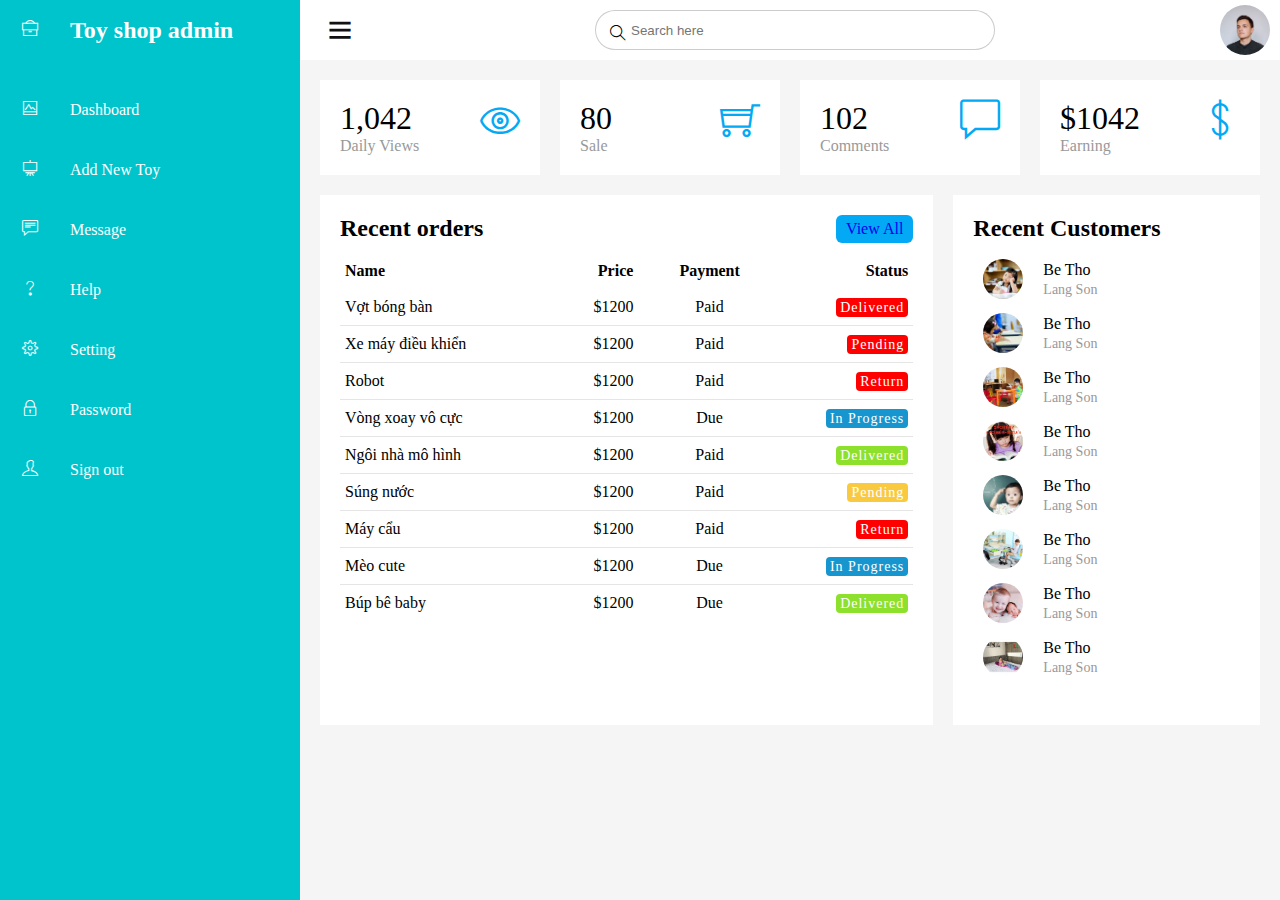
<file: admin/admin-template/index.html>
<!DOCTYPE html>
<html lang="en">
<head>
    <meta charset="UTF-8">
    
    <meta name="viewport" content="width=device-width, initial-scale=1.0">
    <title>Admin</title>
    <link rel="stylesheet" href="./themify-icons/themify-icons.css">
    <link rel="stylesheet" href="style.css">

</head>
<body>
    <div class="container">
        <div class="navigation">
            <ul>
            
            <li>    
            <a href="#">
                    <span class="icon"><i class="ti ti-briefcase"></i></span>
                    <span class="title"><h2>Toy shop admin</h2><i class=""></i></span>
             </a>
            </li>
            
            <li>   
            <a href="#">
                    <span class="icon"><i class="ti-image"></i></span>
                    <span class="title">Dashboard</span>
                
            </a></li>
            <li>    
            <a href="../index.html">
                    <span class="icon"><i class="ti ti-blackboard"></i></span>
                    <span class="title">Add New Toy</span>
            </a>
</li>
<li>
            <a href="#">
                    <span class="icon"><i class="ti ti-comment-alt"></i></span>
                    <span class="title">Message</span>
            </a>
</li>
<li>
            <a href="#">
                    <span class="icon"><i class="ti ti-help"></i></span>
                    <span class="title">Help</span>
             </a>
    </li>         <li>   
             <a href="#">
                    <span class="icon"><i class="ti ti-settings"></i></span>
                    <span class="title">Setting</span>
            </a>
             </li>   
             <li>
            <a href="#">       
                    <span class="icon"></i><i class="ti ti-lock"></i></span>
                    <span class="title">Password</span>
            </a>
            </li>    
            <li>
            <a href="login.html">
                    <span class="icon"><i class="ti ti-user"></i></span>
                    <span class="title">Sign out</span>   
            </a>
            </li>
            </ul>
        </div>


        <div class="main">
            <div class="topbar">
                <div class="toggle"><i class="ti-menu" onclick="toggleMenu();"></i></div>
                <div class="search">
                    <label>
                        <input type="text" placeholder="Search here">
                        <i class="ti ti-search ti-search-0"></i>
                    </label>
                    
                </div>
                <div class="user">
                    <img src="user.jpg">
                </div>
            </div>

            <div class="cardBox">
                <div class="card">
                    <div>
                        <div class="numbers">1,042</div>
                        <div class="cardName">Daily Views</div>
                    </div>
                    <div class="iconBox">
                        <i class="ti-eye"></i>
                    </div>
                </div>
                <div class="card">
                    <div>
                        <div class="numbers">80</div>
                        <div class="cardName">Sale</div>
                    </div>
                    <div class="iconBox">
                        <i class="ti-shopping-cart"></i>
                    </div>
                </div>
                <div class="card">
                    <div>
                        <div class="numbers">102</div>
                        <div class="cardName">Comments</div>
                    </div>
                    <div class="iconBox">
                        <i class="ti-comment"></i>
                    </div>
                </div>
                <div class="card">
                    <div>
                        <div class="numbers">$1042</div>
                        <div class="cardName">Earning</div>
                    </div>
                    <div class="iconBox">
                        <i class="ti-money"></i>
                    </div>
                </div>
            </div>

            <div class="details">
                <div class="recentOrders">
                    <div class="cardHeader">
                        <h2>Recent orders</h2>
                        <a href="#" class="btn">View All</a>
                    </div>
                    <table>
                        <thead>
                            <tr>
                                <td>Name</td>
                                <td>Price</td>
                                <td>Payment</td>
                                <td>Status</td>
                                
                            </tr>
                        </thead>
                        <tbody>
                            <tr>
                                <td>Vợt bóng bàn</td> 
                                <td>$1200</td>
                                <td>Paid</td>
                                <td><span class="status Delivered">Delivered</span></td>

                            </tr>
                            <tr>
                                <td>Xe máy điều khiển</td>
                                <td>$1200</td>
                                <td>Paid</td>
                                <td><span class="status Delivered">Pending</span></td>

                            </tr>
                            <tr>
                                <td>Robot</td>
                                <td>$1200</td>
                                <td>Paid</td>
                                <td><span class="status return">Return</span></td>

                            </tr>
                            <tr>
                                <td>Vòng xoay vô cực</td>
                                <td>$1200</td>
                                <td>Due</td>
                                <td><span class="status inprogress">In Progress</span></td>

                            </tr>
                            <tr>
                                <td>Ngôi nhà mô hình</td>
                                <td>$1200</td>
                                <td>Paid</td>
                                <td><span class="status delivered">Delivered</span></td>

                            </tr>
                            <tr>
                                <td>Súng nước</td>
                                <td>$1200</td>
                                <td>Paid</td>
                                <td><span class="status pending">Pending</span></td>

                            </tr>
                            <tr>
                                <td>Máy cẩu</td>
                                <td>$1200</td>
                                <td>Paid</td>
                                <td><span class="status return">Return</span></td>

                            </tr>
                            <tr>
                                <td>Mèo cute</td>
                                <td>$1200</td>
                                <td>Due</td>
                                <td><span class="status inprogress">In Progress</span></td>

                            </tr>
                            <tr>
                                <td>Búp bê baby</td>
                                <td>$1200</td>
                                <td>Due</td>
                                <td><span class="status delivered">Delivered</span></td>

                            </tr>
                        </tbody>
                    </table>
                </div>
                <div class="recentCustomers">
                    <div class="cardHeader">
                        <h2>Recent Customers</h2>
                    </div>
                    <table>
                        <tbody>
                            <tr>
                                <td width="60px"><div class="imgBx"><img src="img1.jpg"></div></td>
                                <td><h4>Be Tho<br></h4><span>Lang Son</span></td>
                            </tr>
                            <tr>
                                <td width="60px"><div class="imgBx"><img src="img2.jpg"></div></td>
                                <td><h4>Be Tho<br></h4><span>Lang Son</span></td>
                            </tr>
                            <tr>
                                <td width="60px"><div class="imgBx"><img src="img3.jpg"></div></td>
                                <td><h4>Be Tho<br></h4><span>Lang Son</span></td>
                            </tr>
                            <tr>
                                <td width="60px"><div class="imgBx"><img src="img4.jpg"></div></td>
                                <td><h4>Be Tho<br></h4><span>Lang Son</span></td>
                            </tr>
                            <tr>
                                <td width="60px"><div class="imgBx"><img src="img5.jpg"></div></td>
                                <td><h4>Be Tho<br></h4><span>Lang Son</span></td>
                            </tr>
                            <tr>
                                <td width="60px"><div class="imgBx"><img src="img6.jpg"></div></td>
                                <td><h4>Be Tho<br></h4><span>Lang Son</span></td>
                            </tr>
                            <tr>
                                <td width="60px"><div class="imgBx"><img src="img7.jpg"></div></td>
                                <td><h4>Be Tho<br></h4><span>Lang Son</span></td>
                            </tr>
                            <tr>
                                <td width="60px"><div class="imgBx"><img src="img8.jpg"></div></td>
                                <td><h4>Be Tho<br></h4><span>Lang Son</span></td>
                            </tr>
                        </tbody>
                    </table>
                </div>
            </div>
        </div>
    </div>
    <script>
        function toggleMenu(){
            let toggle = document.querySelector('.ti-menu')
            let navigation = document.querySelector('.navigation')
            let main = document.querySelector('.main')

            toggle.classList.toggle('active')
            navigation.classList.toggle('active')
            main.classList.toggle('active')

        }
    </script>
</body>
</html>
</file>
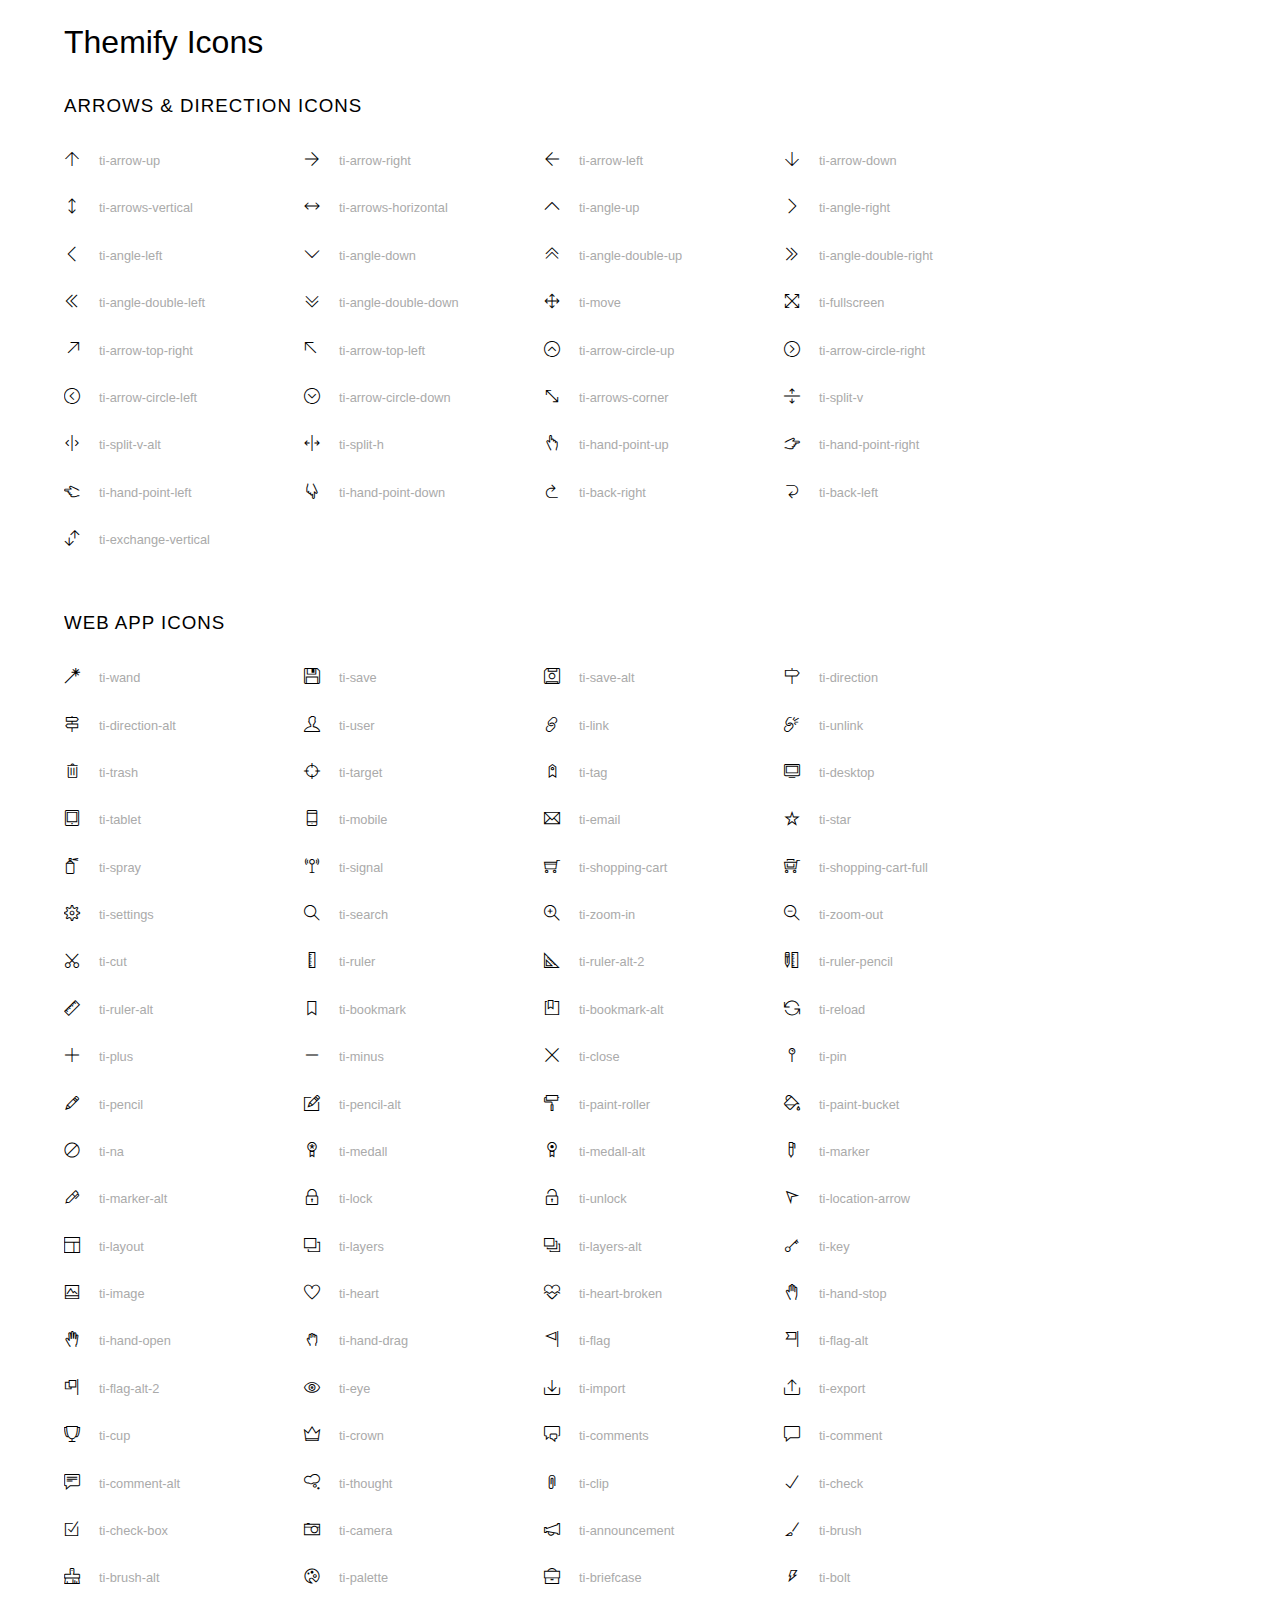
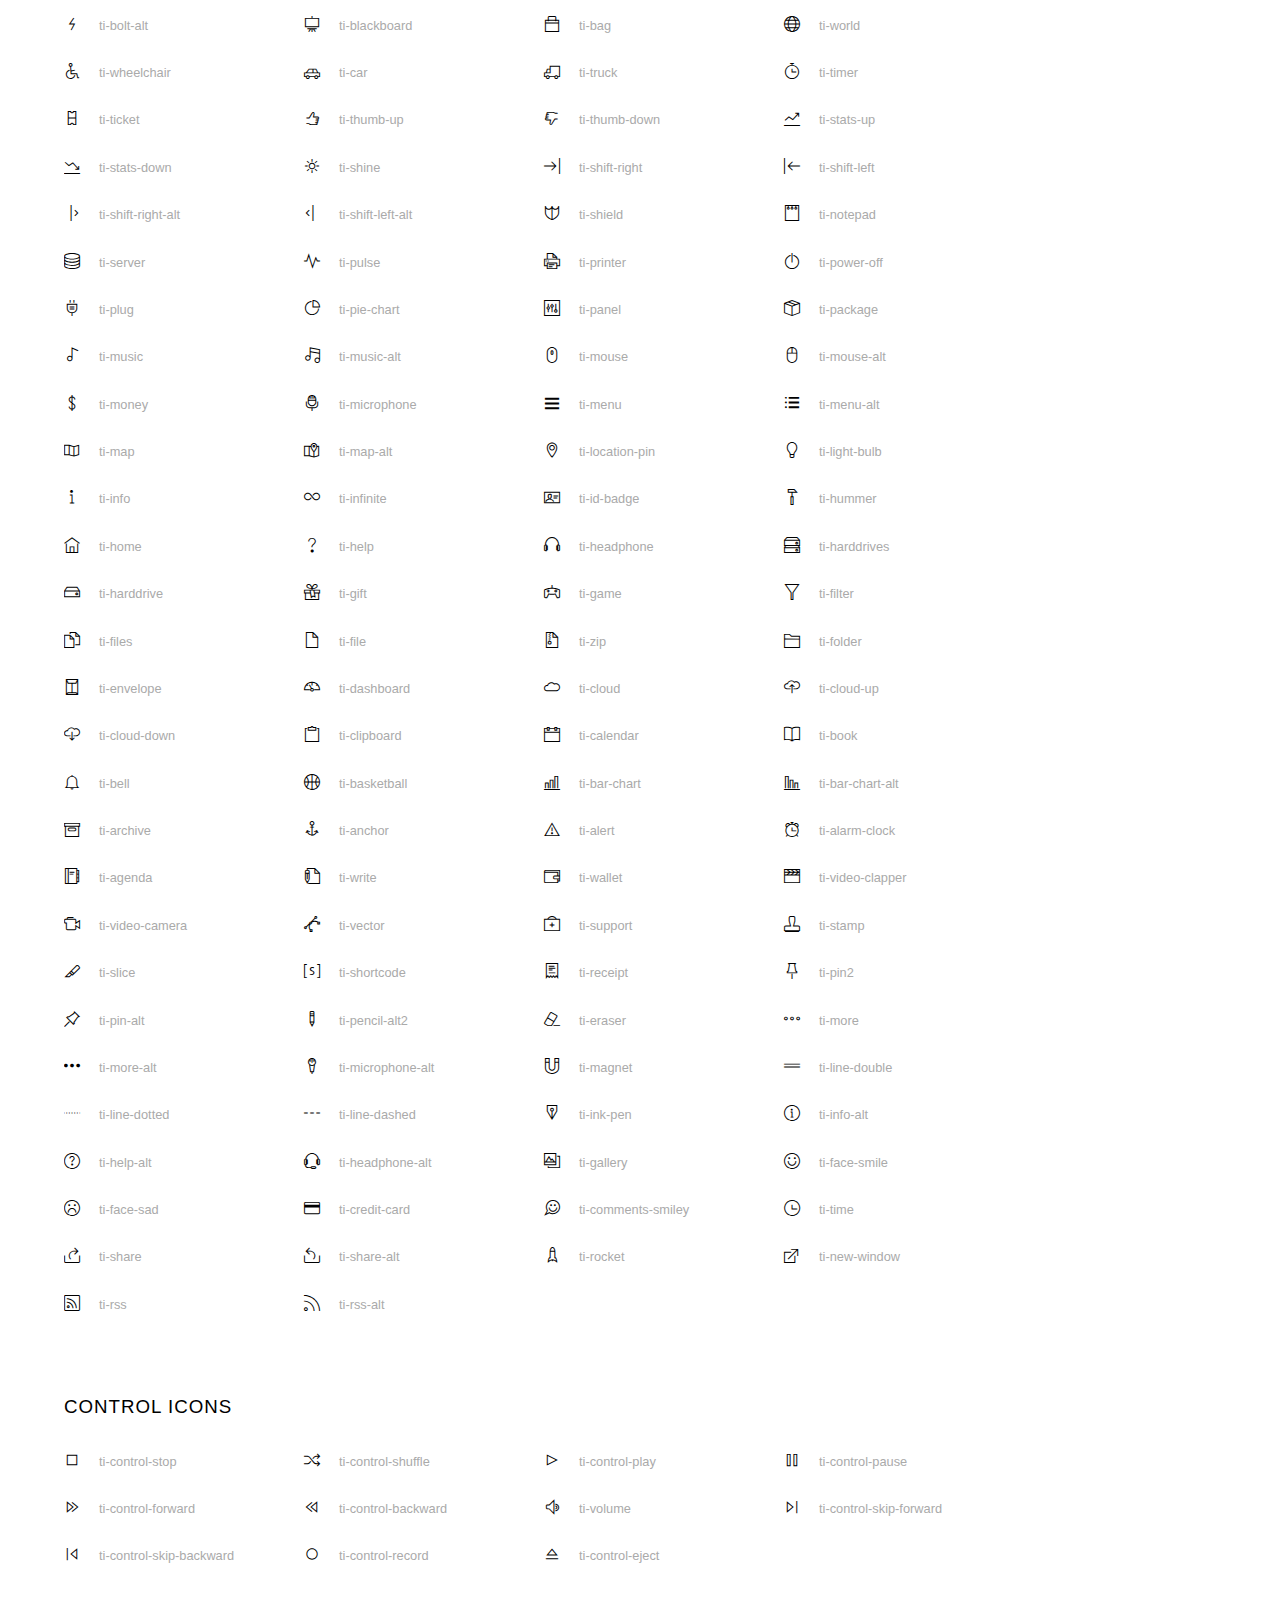
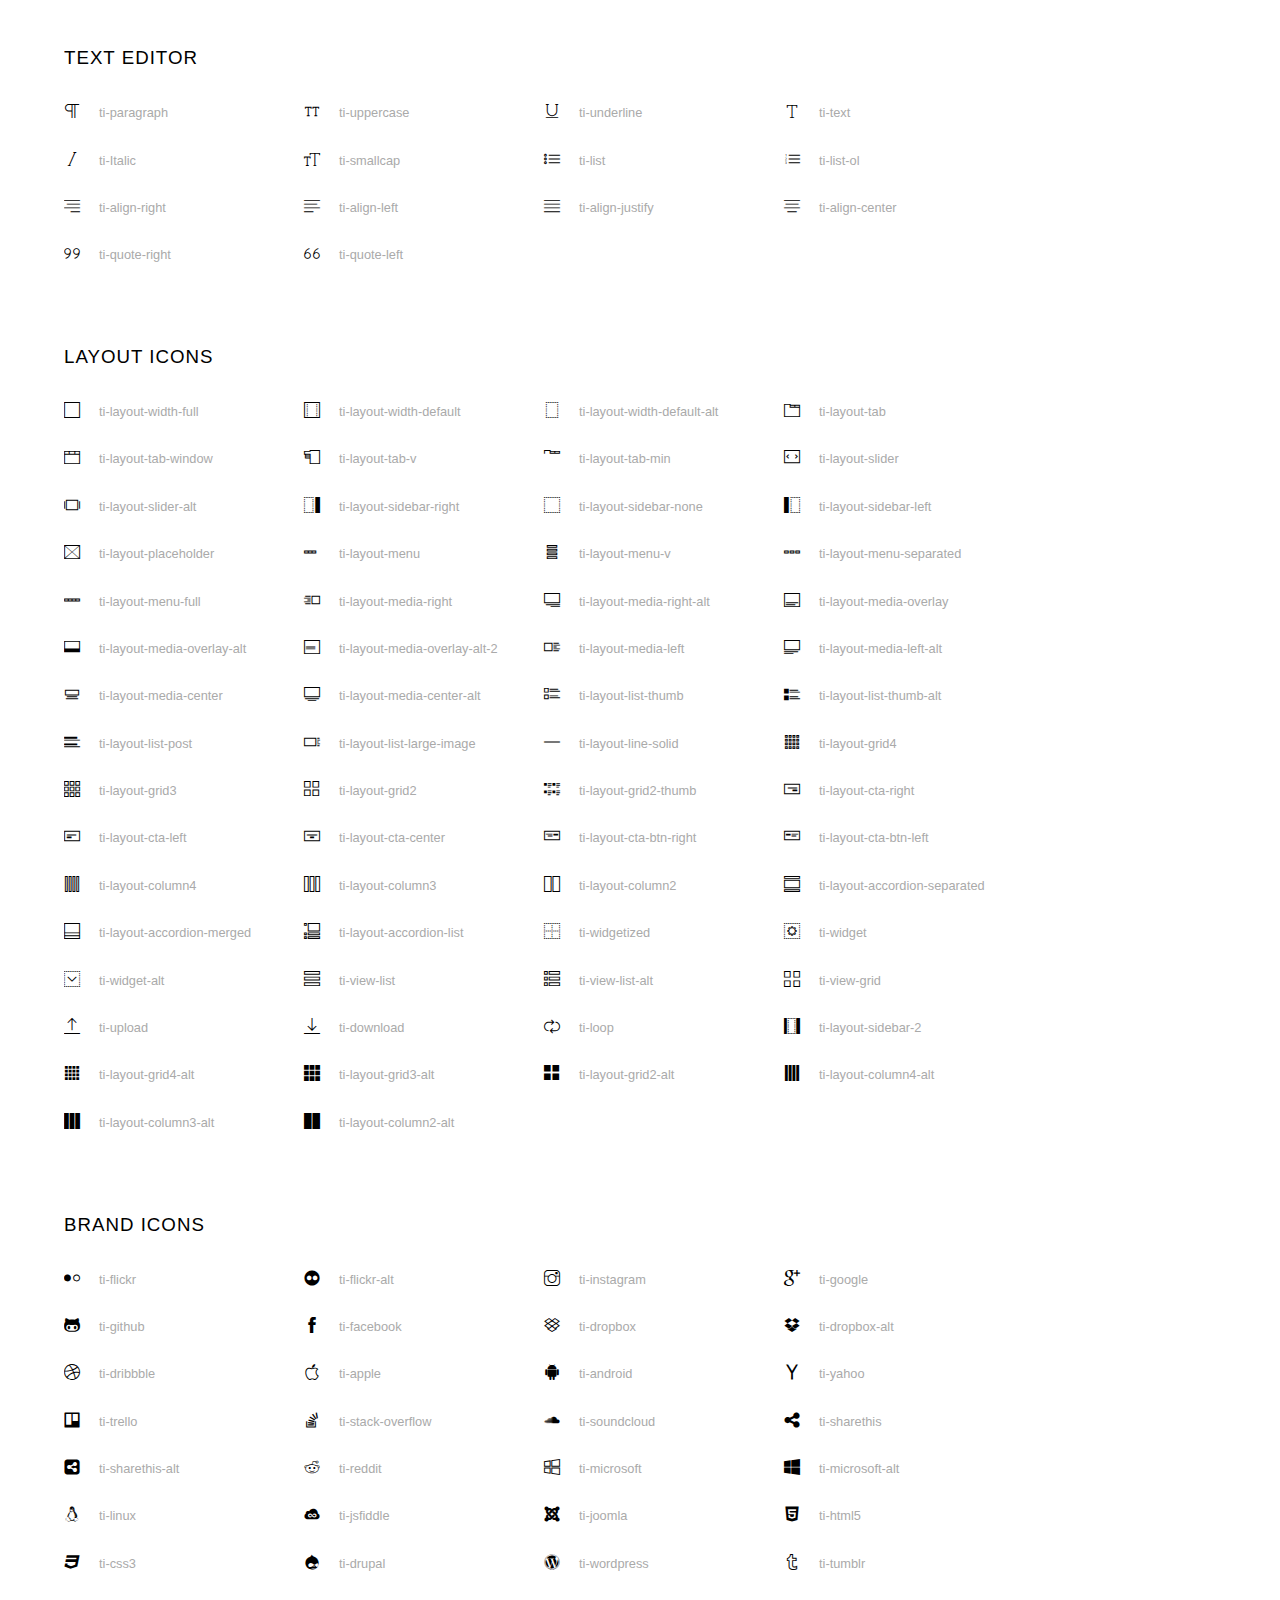
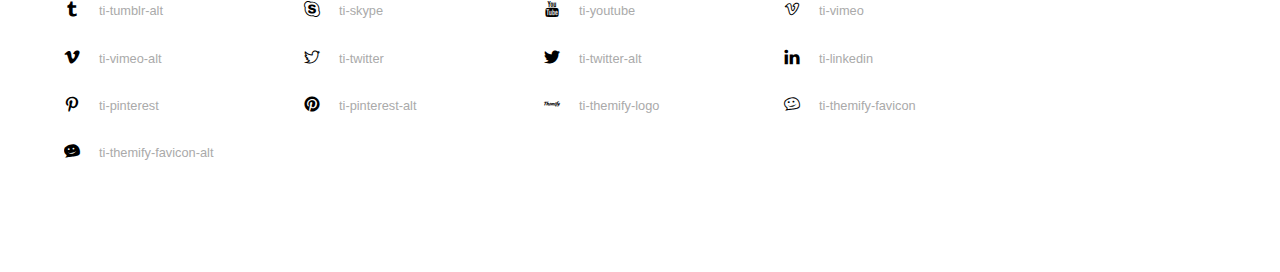
<file: css/themify-icons/index.html>
<!doctype html>
<html>
<head>
	<meta charset="utf-8">
	<title>Themify Icon Font</title>
	<meta name="viewport" content="width=device-width">
	<link rel="stylesheet" href="demo-files/demo.css">
	<link rel="stylesheet" href="themify-icons.css">
	<!--[if lt IE 8]><!-->
	<link rel="stylesheet" href="ie7/ie7.css">
	<!--<![endif]-->
</head>
<body>
	<h1>Themify Icons</h1>

	<div class="icon-section">

		<div class="icon-section">
			<h3>Arrows &amp; Direction Icons </h3>

			<div class="icon-container">
				<span class="ti-arrow-up"></span><span class="icon-name"> ti-arrow-up</span>
			</div>
			<div class="icon-container">
				<span class="ti-arrow-right"></span><span class="icon-name"> ti-arrow-right</span>
			</div>
			<div class="icon-container">
				<span class="ti-arrow-left"></span><span class="icon-name"> ti-arrow-left</span>
			</div>
			<div class="icon-container">
				<span class="ti-arrow-down"></span><span class="icon-name"> ti-arrow-down</span>
			</div>
			<div class="icon-container">
				<span class="ti-arrows-vertical"></span><span class="icon-name"> ti-arrows-vertical</span>
			</div>
			<div class="icon-container">
				<span class="ti-arrows-horizontal"></span><span class="icon-name"> ti-arrows-horizontal</span>
			</div>
			<div class="icon-container">
				<span class="ti-angle-up"></span><span class="icon-name"> ti-angle-up</span>
			</div>
			<div class="icon-container">
				<span class="ti-angle-right"></span><span class="icon-name"> ti-angle-right</span>
			</div>
			<div class="icon-container">
				<span class="ti-angle-left"></span><span class="icon-name"> ti-angle-left</span>
			</div>
			<div class="icon-container">
				<span class="ti-angle-down"></span><span class="icon-name"> ti-angle-down</span>
			</div>	
			<div class="icon-container">
				<span class="ti-angle-double-up"></span><span class="icon-name"> ti-angle-double-up</span>
			</div>
			<div class="icon-container">
				<span class="ti-angle-double-right"></span><span class="icon-name"> ti-angle-double-right</span>
			</div>
			<div class="icon-container">
				<span class="ti-angle-double-left"></span><span class="icon-name"> ti-angle-double-left</span>
			</div>
			<div class="icon-container">
				<span class="ti-angle-double-down"></span><span class="icon-name"> ti-angle-double-down</span>
			</div>					
			<div class="icon-container">
				<span class="ti-move"></span><span class="icon-name"> ti-move</span>
			</div>
			<div class="icon-container">
				<span class="ti-fullscreen"></span><span class="icon-name"> ti-fullscreen</span>
			</div>
			<div class="icon-container">
				<span class="ti-arrow-top-right"></span><span class="icon-name"> ti-arrow-top-right</span>
			</div>
			<div class="icon-container">
				<span class="ti-arrow-top-left"></span><span class="icon-name"> ti-arrow-top-left</span>
			</div>
			<div class="icon-container">
				<span class="ti-arrow-circle-up"></span><span class="icon-name"> ti-arrow-circle-up</span>
			</div>
			<div class="icon-container">
				<span class="ti-arrow-circle-right"></span><span class="icon-name"> ti-arrow-circle-right</span>
			</div>
			<div class="icon-container">
				<span class="ti-arrow-circle-left"></span><span class="icon-name"> ti-arrow-circle-left</span>
			</div>
			<div class="icon-container">
				<span class="ti-arrow-circle-down"></span><span class="icon-name"> ti-arrow-circle-down</span>
			</div>
			<div class="icon-container">
				<span class="ti-arrows-corner"></span><span class="icon-name"> ti-arrows-corner</span>
			</div>
			<div class="icon-container">
				<span class="ti-split-v"></span><span class="icon-name"> ti-split-v</span>
			</div>

			<div class="icon-container">
				<span class="ti-split-v-alt"></span><span class="icon-name"> ti-split-v-alt</span>
			</div>
			<div class="icon-container">
				<span class="ti-split-h"></span><span class="icon-name"> ti-split-h</span>
			</div>
			<div class="icon-container">
				<span class="ti-hand-point-up"></span><span class="icon-name"> ti-hand-point-up</span>
			</div>
			<div class="icon-container">
				<span class="ti-hand-point-right"></span><span class="icon-name"> ti-hand-point-right</span>
			</div>
			<div class="icon-container">
				<span class="ti-hand-point-left"></span><span class="icon-name"> ti-hand-point-left</span>
			</div>
			<div class="icon-container">
				<span class="ti-hand-point-down"></span><span class="icon-name"> ti-hand-point-down</span>
			</div>
			<div class="icon-container">
				<span class="ti-back-right"></span><span class="icon-name"> ti-back-right</span>
			</div>
			<div class="icon-container">
				<span class="ti-back-left"></span><span class="icon-name"> ti-back-left</span>
			</div>
			<div class="icon-container">
				<span class="ti-exchange-vertical"></span><span class="icon-name"> ti-exchange-vertical</span>
			</div>

		</div> <!-- Arrows Icons -->



		<h3>Web App Icons</h3>
		
		<div class="icon-section">

			<div class="icon-container">
				<span class="ti-wand"></span><span class="icon-name"> ti-wand</span>
			</div>
			<div class="icon-container">
				<span class="ti-save"></span><span class="icon-name"> ti-save</span>
			</div>
			<div class="icon-container">
				<span class="ti-save-alt"></span><span class="icon-name"> ti-save-alt</span>
			</div>

			<div class="icon-container">
				<span class="ti-direction"></span><span class="icon-name"> ti-direction</span>
			</div>
			<div class="icon-container">
				<span class="ti-direction-alt"></span><span class="icon-name"> ti-direction-alt</span>
			</div>
			<div class="icon-container">
				<span class="ti-user"></span><span class="icon-name"> ti-user</span>
			</div>
			<div class="icon-container">
				<span class="ti-link"></span><span class="icon-name"> ti-link</span>
			</div>
			<div class="icon-container">
				<span class="ti-unlink"></span><span class="icon-name"> ti-unlink</span>
			</div>
			<div class="icon-container">
				<span class="ti-trash"></span><span class="icon-name"> ti-trash</span>
			</div>
			<div class="icon-container">
				<span class="ti-target"></span><span class="icon-name"> ti-target</span>
			</div>
			<div class="icon-container">
				<span class="ti-tag"></span><span class="icon-name"> ti-tag</span>
			</div>
			<div class="icon-container">
				<span class="ti-desktop"></span><span class="icon-name"> ti-desktop</span>
			</div>
			<div class="icon-container">
				<span class="ti-tablet"></span><span class="icon-name"> ti-tablet</span>
			</div>
			<div class="icon-container">
				<span class="ti-mobile"></span><span class="icon-name"> ti-mobile</span>
			</div>
			<div class="icon-container">
				<span class="ti-email"></span><span class="icon-name"> ti-email</span>
			</div>	
			<div class="icon-container">
				<span class="ti-star"></span><span class="icon-name"> ti-star</span>
			</div>
			<div class="icon-container">
				<span class="ti-spray"></span><span class="icon-name"> ti-spray</span>
			</div>
			<div class="icon-container">
				<span class="ti-signal"></span><span class="icon-name"> ti-signal</span>
			</div>
			<div class="icon-container">
				<span class="ti-shopping-cart"></span><span class="icon-name"> ti-shopping-cart</span>
			</div>
			<div class="icon-container">
				<span class="ti-shopping-cart-full"></span><span class="icon-name"> ti-shopping-cart-full</span>
			</div>
			<div class="icon-container">
				<span class="ti-settings"></span><span class="icon-name"> ti-settings</span>
			</div>
			<div class="icon-container">
				<span class="ti-search"></span><span class="icon-name"> ti-search</span>
			</div>
			<div class="icon-container">
				<span class="ti-zoom-in"></span><span class="icon-name"> ti-zoom-in</span>
			</div>
			<div class="icon-container">
				<span class="ti-zoom-out"></span><span class="icon-name"> ti-zoom-out</span>
			</div>
			<div class="icon-container">
				<span class="ti-cut"></span><span class="icon-name"> ti-cut</span>
			</div>
			<div class="icon-container">
				<span class="ti-ruler"></span><span class="icon-name"> ti-ruler</span>
			</div>
			<div class="icon-container">
				<span class="ti-ruler-alt-2"></span><span class="icon-name"> ti-ruler-alt-2</span>
			</div>			
			<div class="icon-container">
				<span class="ti-ruler-pencil"></span><span class="icon-name"> ti-ruler-pencil</span>
			</div>
			<div class="icon-container">
				<span class="ti-ruler-alt"></span><span class="icon-name"> ti-ruler-alt</span>
			</div>
			<div class="icon-container">
				<span class="ti-bookmark"></span><span class="icon-name"> ti-bookmark</span>
			</div>
			<div class="icon-container">
				<span class="ti-bookmark-alt"></span><span class="icon-name"> ti-bookmark-alt</span>
			</div>
			<div class="icon-container">
				<span class="ti-reload"></span><span class="icon-name"> ti-reload</span>
			</div>
			<div class="icon-container">
				<span class="ti-plus"></span><span class="icon-name"> ti-plus</span>
			</div>
			<div class="icon-container">
				<span class="ti-minus"></span><span class="icon-name"> ti-minus</span>
			</div>
			<div class="icon-container">
				<span class="ti-close"></span><span class="icon-name"> ti-close</span>
			</div>			
			<div class="icon-container">
				<span class="ti-pin"></span><span class="icon-name"> ti-pin</span>
			</div>
			<div class="icon-container">
				<span class="ti-pencil"></span><span class="icon-name"> ti-pencil</span>
			</div>
					
		  	<div class="icon-container">
				<span class="ti-pencil-alt"></span><span class="icon-name"> ti-pencil-alt</span>
			</div>
			<div class="icon-container">
				<span class="ti-paint-roller"></span><span class="icon-name"> ti-paint-roller</span>
			</div>
			<div class="icon-container">
				<span class="ti-paint-bucket"></span><span class="icon-name"> ti-paint-bucket</span>
			</div>
			<div class="icon-container">
				<span class="ti-na"></span><span class="icon-name"> ti-na</span>
			</div>
			<div class="icon-container">
				<span class="ti-medall"></span><span class="icon-name"> ti-medall</span>
			</div>
			<div class="icon-container">
				<span class="ti-medall-alt"></span><span class="icon-name"> ti-medall-alt</span>
			</div>
			<div class="icon-container">
				<span class="ti-marker"></span><span class="icon-name"> ti-marker</span>
			</div>
			<div class="icon-container">
				<span class="ti-marker-alt"></span><span class="icon-name"> ti-marker-alt</span>
			</div>

			<div class="icon-container">
				<span class="ti-lock"></span><span class="icon-name"> ti-lock</span>
			</div>
			<div class="icon-container">
				<span class="ti-unlock"></span><span class="icon-name"> ti-unlock</span>
			</div>
			<div class="icon-container">
				<span class="ti-location-arrow"></span><span class="icon-name"> ti-location-arrow</span>
			</div>
			<div class="icon-container">
				<span class="ti-layout"></span><span class="icon-name"> ti-layout</span>
			</div>
			<div class="icon-container">
				<span class="ti-layers"></span><span class="icon-name"> ti-layers</span>
			</div>
			<div class="icon-container">
				<span class="ti-layers-alt"></span><span class="icon-name"> ti-layers-alt</span>
			</div>
			<div class="icon-container">
				<span class="ti-key"></span><span class="icon-name"> ti-key</span>
			</div>
			<div class="icon-container">
				<span class="ti-image"></span><span class="icon-name"> ti-image</span>
			</div>
			<div class="icon-container">
				<span class="ti-heart"></span><span class="icon-name"> ti-heart</span>
			</div>
			<div class="icon-container">
				<span class="ti-heart-broken"></span><span class="icon-name"> ti-heart-broken</span>
			</div>
			<div class="icon-container">
				<span class="ti-hand-stop"></span><span class="icon-name"> ti-hand-stop</span>
			</div>
			<div class="icon-container">
				<span class="ti-hand-open"></span><span class="icon-name"> ti-hand-open</span>
			</div>
			<div class="icon-container">
				<span class="ti-hand-drag"></span><span class="icon-name"> ti-hand-drag</span>
			</div>
			<div class="icon-container">
				<span class="ti-flag"></span><span class="icon-name"> ti-flag</span>
			</div>
			<div class="icon-container">
				<span class="ti-flag-alt"></span><span class="icon-name"> ti-flag-alt</span>
			</div>
			<div class="icon-container">
				<span class="ti-flag-alt-2"></span><span class="icon-name"> ti-flag-alt-2</span>
			</div>
			<div class="icon-container">
				<span class="ti-eye"></span><span class="icon-name"> ti-eye</span>
			</div>
			<div class="icon-container">
				<span class="ti-import"></span><span class="icon-name"> ti-import</span>
			</div>			
			<div class="icon-container">
				<span class="ti-export"></span><span class="icon-name"> ti-export</span>
			</div>
			<div class="icon-container">
				<span class="ti-cup"></span><span class="icon-name"> ti-cup</span>
			</div>
			<div class="icon-container">
				<span class="ti-crown"></span><span class="icon-name"> ti-crown</span>
			</div>
			<div class="icon-container">
				<span class="ti-comments"></span><span class="icon-name"> ti-comments</span>
			</div>
			<div class="icon-container">
				<span class="ti-comment"></span><span class="icon-name"> ti-comment</span>
			</div>
			<div class="icon-container">
				<span class="ti-comment-alt"></span><span class="icon-name"> ti-comment-alt</span>
			</div>
			<div class="icon-container">
				<span class="ti-thought"></span><span class="icon-name"> ti-thought</span>
			</div>			
			<div class="icon-container">
				<span class="ti-clip"></span><span class="icon-name"> ti-clip</span>
			</div>

			<div class="icon-container">
				<span class="ti-check"></span><span class="icon-name"> ti-check</span>
			</div>
			<div class="icon-container">
				<span class="ti-check-box"></span><span class="icon-name"> ti-check-box</span>
			</div>
			<div class="icon-container">
				<span class="ti-camera"></span><span class="icon-name"> ti-camera</span>
			</div>
			<div class="icon-container">
				<span class="ti-announcement"></span><span class="icon-name"> ti-announcement</span>
			</div>
			<div class="icon-container">
				<span class="ti-brush"></span><span class="icon-name"> ti-brush</span>
			</div>
			<div class="icon-container">
				<span class="ti-brush-alt"></span><span class="icon-name"> ti-brush-alt</span>
			</div>
			<div class="icon-container">
				<span class="ti-palette"></span><span class="icon-name"> ti-palette</span>
			</div>			
			<div class="icon-container">
				<span class="ti-briefcase"></span><span class="icon-name"> ti-briefcase</span>
			</div>
			<div class="icon-container">
				<span class="ti-bolt"></span><span class="icon-name"> ti-bolt</span>
			</div>
			<div class="icon-container">
				<span class="ti-bolt-alt"></span><span class="icon-name"> ti-bolt-alt</span>
			</div>
			<div class="icon-container">
				<span class="ti-blackboard"></span><span class="icon-name"> ti-blackboard</span>
			</div>
			<div class="icon-container">
				<span class="ti-bag"></span><span class="icon-name"> ti-bag</span>
			</div>
			<div class="icon-container">
				<span class="ti-world"></span><span class="icon-name"> ti-world</span>
			</div>
			<div class="icon-container">
				<span class="ti-wheelchair"></span><span class="icon-name"> ti-wheelchair</span>
			</div>
			<div class="icon-container">
				<span class="ti-car"></span><span class="icon-name"> ti-car</span>
			</div>
			<div class="icon-container">
				<span class="ti-truck"></span><span class="icon-name"> ti-truck</span>
			</div>
			<div class="icon-container">
				<span class="ti-timer"></span><span class="icon-name"> ti-timer</span>
			</div>
			<div class="icon-container">
				<span class="ti-ticket"></span><span class="icon-name"> ti-ticket</span>
			</div>
			<div class="icon-container">
				<span class="ti-thumb-up"></span><span class="icon-name"> ti-thumb-up</span>
			</div>
			<div class="icon-container">
				<span class="ti-thumb-down"></span><span class="icon-name"> ti-thumb-down</span>
			</div>

			<div class="icon-container">
				<span class="ti-stats-up"></span><span class="icon-name"> ti-stats-up</span>
			</div>
			<div class="icon-container">
				<span class="ti-stats-down"></span><span class="icon-name"> ti-stats-down</span>
			</div>
			<div class="icon-container">
				<span class="ti-shine"></span><span class="icon-name"> ti-shine</span>
			</div>
			<div class="icon-container">
				<span class="ti-shift-right"></span><span class="icon-name"> ti-shift-right</span>
			</div>
			<div class="icon-container">
				<span class="ti-shift-left"></span><span class="icon-name"> ti-shift-left</span>
			</div>

			<div class="icon-container">
				<span class="ti-shift-right-alt"></span><span class="icon-name"> ti-shift-right-alt</span>
			</div>
			<div class="icon-container">
				<span class="ti-shift-left-alt"></span><span class="icon-name"> ti-shift-left-alt</span>
			</div>
			<div class="icon-container">
				<span class="ti-shield"></span><span class="icon-name"> ti-shield</span>
			</div>
			<div class="icon-container">
				<span class="ti-notepad"></span><span class="icon-name"> ti-notepad</span>
			</div>
			<div class="icon-container">
				<span class="ti-server"></span><span class="icon-name"> ti-server</span>
			</div>

			<div class="icon-container">
				<span class="ti-pulse"></span><span class="icon-name"> ti-pulse</span>
			</div>
			<div class="icon-container">
				<span class="ti-printer"></span><span class="icon-name"> ti-printer</span>
			</div>
			<div class="icon-container">
				<span class="ti-power-off"></span><span class="icon-name"> ti-power-off</span>
			</div>
			<div class="icon-container">
				<span class="ti-plug"></span><span class="icon-name"> ti-plug</span>
			</div>
			<div class="icon-container">
				<span class="ti-pie-chart"></span><span class="icon-name"> ti-pie-chart</span>
			</div>

			<div class="icon-container">
				<span class="ti-panel"></span><span class="icon-name"> ti-panel</span>
			</div>
			<div class="icon-container">
				<span class="ti-package"></span><span class="icon-name"> ti-package</span>
			</div>
			<div class="icon-container">
				<span class="ti-music"></span><span class="icon-name"> ti-music</span>
			</div>
			<div class="icon-container">
				<span class="ti-music-alt"></span><span class="icon-name"> ti-music-alt</span>
			</div>
			<div class="icon-container">
				<span class="ti-mouse"></span><span class="icon-name"> ti-mouse</span>
			</div>
			<div class="icon-container">
				<span class="ti-mouse-alt"></span><span class="icon-name"> ti-mouse-alt</span>
			</div>
			<div class="icon-container">
				<span class="ti-money"></span><span class="icon-name"> ti-money</span>
			</div>
			<div class="icon-container">
				<span class="ti-microphone"></span><span class="icon-name"> ti-microphone</span>
			</div>
			<div class="icon-container">
				<span class="ti-menu"></span><span class="icon-name"> ti-menu</span>
			</div>
			<div class="icon-container">
				<span class="ti-menu-alt"></span><span class="icon-name"> ti-menu-alt</span>
			</div>
			<div class="icon-container">
				<span class="ti-map"></span><span class="icon-name"> ti-map</span>
			</div>
			<div class="icon-container">
				<span class="ti-map-alt"></span><span class="icon-name"> ti-map-alt</span>
			</div>

			<div class="icon-container">
				<span class="ti-location-pin"></span><span class="icon-name"> ti-location-pin</span>
			</div>

			<div class="icon-container">
				<span class="ti-light-bulb"></span><span class="icon-name"> ti-light-bulb</span>
			</div>
			<div class="icon-container">
				<span class="ti-info"></span><span class="icon-name"> ti-info</span>
			</div>
			<div class="icon-container">
				<span class="ti-infinite"></span><span class="icon-name"> ti-infinite</span>
			</div>
			<div class="icon-container">
				<span class="ti-id-badge"></span><span class="icon-name"> ti-id-badge</span>
			</div>
			<div class="icon-container">
				<span class="ti-hummer"></span><span class="icon-name"> ti-hummer</span>
			</div>
			<div class="icon-container">
				<span class="ti-home"></span><span class="icon-name"> ti-home</span>
			</div>
			<div class="icon-container">
				<span class="ti-help"></span><span class="icon-name"> ti-help</span>
			</div>
			<div class="icon-container">
				<span class="ti-headphone"></span><span class="icon-name"> ti-headphone</span>
			</div>
			<div class="icon-container">
				<span class="ti-harddrives"></span><span class="icon-name"> ti-harddrives</span>
			</div>
			<div class="icon-container">
				<span class="ti-harddrive"></span><span class="icon-name"> ti-harddrive</span>
			</div>
			<div class="icon-container">
				<span class="ti-gift"></span><span class="icon-name"> ti-gift</span>
			</div>
			<div class="icon-container">
				<span class="ti-game"></span><span class="icon-name"> ti-game</span>
			</div>
			<div class="icon-container">
				<span class="ti-filter"></span><span class="icon-name"> ti-filter</span>
			</div>
			<div class="icon-container">
				<span class="ti-files"></span><span class="icon-name"> ti-files</span>
			</div>
			<div class="icon-container">
				<span class="ti-file"></span><span class="icon-name"> ti-file</span>
			</div>
			<div class="icon-container">
				<span class="ti-zip"></span><span class="icon-name"> ti-zip</span>
			</div>
			<div class="icon-container">
				<span class="ti-folder"></span><span class="icon-name"> ti-folder</span>
			</div>			
			<div class="icon-container">
				<span class="ti-envelope"></span><span class="icon-name"> ti-envelope</span>
			</div>


			<div class="icon-container">
				<span class="ti-dashboard"></span><span class="icon-name"> ti-dashboard</span>
			</div>
			<div class="icon-container">
				<span class="ti-cloud"></span><span class="icon-name"> ti-cloud</span>
			</div>
			<div class="icon-container">
				<span class="ti-cloud-up"></span><span class="icon-name"> ti-cloud-up</span>
			</div>
			<div class="icon-container">
				<span class="ti-cloud-down"></span><span class="icon-name"> ti-cloud-down</span>
			</div>
			<div class="icon-container">
				<span class="ti-clipboard"></span><span class="icon-name"> ti-clipboard</span>
			</div>
			<div class="icon-container">
				<span class="ti-calendar"></span><span class="icon-name"> ti-calendar</span>
			</div>
			<div class="icon-container">
				<span class="ti-book"></span><span class="icon-name"> ti-book</span>
			</div>
			<div class="icon-container">
				<span class="ti-bell"></span><span class="icon-name"> ti-bell</span>
			</div>
			<div class="icon-container">
				<span class="ti-basketball"></span><span class="icon-name"> ti-basketball</span>
			</div>
			<div class="icon-container">
				<span class="ti-bar-chart"></span><span class="icon-name"> ti-bar-chart</span>
			</div>
			<div class="icon-container">
				<span class="ti-bar-chart-alt"></span><span class="icon-name"> ti-bar-chart-alt</span>
			</div>


			<div class="icon-container">
				<span class="ti-archive"></span><span class="icon-name"> ti-archive</span>
			</div>
			<div class="icon-container">
				<span class="ti-anchor"></span><span class="icon-name"> ti-anchor</span>
			</div>

			<div class="icon-container">
				<span class="ti-alert"></span><span class="icon-name"> ti-alert</span>
			</div>
			<div class="icon-container">
				<span class="ti-alarm-clock"></span><span class="icon-name"> ti-alarm-clock</span>
			</div>
			<div class="icon-container">
				<span class="ti-agenda"></span><span class="icon-name"> ti-agenda</span>
			</div>
			<div class="icon-container">
				<span class="ti-write"></span><span class="icon-name"> ti-write</span>
			</div>

			<div class="icon-container">
				<span class="ti-wallet"></span><span class="icon-name"> ti-wallet</span>
			</div>
			<div class="icon-container">
				<span class="ti-video-clapper"></span><span class="icon-name"> ti-video-clapper</span>
			</div>
			<div class="icon-container">
				<span class="ti-video-camera"></span><span class="icon-name"> ti-video-camera</span>
			</div>
			<div class="icon-container">
				<span class="ti-vector"></span><span class="icon-name"> ti-vector</span>
			</div>

			<div class="icon-container">
				<span class="ti-support"></span><span class="icon-name"> ti-support</span>
			</div>
			<div class="icon-container">
				<span class="ti-stamp"></span><span class="icon-name"> ti-stamp</span>
			</div>
			<div class="icon-container">
				<span class="ti-slice"></span><span class="icon-name"> ti-slice</span>
			</div>
			<div class="icon-container">
				<span class="ti-shortcode"></span><span class="icon-name"> ti-shortcode</span>
			</div>
			<div class="icon-container">
				<span class="ti-receipt"></span><span class="icon-name"> ti-receipt</span>
			</div>
			<div class="icon-container">
				<span class="ti-pin2"></span><span class="icon-name"> ti-pin2</span>
			</div>
			<div class="icon-container">
				<span class="ti-pin-alt"></span><span class="icon-name"> ti-pin-alt</span>
			</div>
			<div class="icon-container">
				<span class="ti-pencil-alt2"></span><span class="icon-name"> ti-pencil-alt2</span>
			</div>
			<div class="icon-container">
				<span class="ti-eraser"></span><span class="icon-name"> ti-eraser</span>
			</div>			
			<div class="icon-container">
				<span class="ti-more"></span><span class="icon-name"> ti-more</span>
			</div>
			<div class="icon-container">
				<span class="ti-more-alt"></span><span class="icon-name"> ti-more-alt</span>
			</div>
			<div class="icon-container">
				<span class="ti-microphone-alt"></span><span class="icon-name"> ti-microphone-alt</span>
			</div>
			<div class="icon-container">
				<span class="ti-magnet"></span><span class="icon-name"> ti-magnet</span>
			</div>
			<div class="icon-container">
				<span class="ti-line-double"></span><span class="icon-name"> ti-line-double</span>
			</div>
			<div class="icon-container">
				<span class="ti-line-dotted"></span><span class="icon-name"> ti-line-dotted</span>
			</div>
			<div class="icon-container">
				<span class="ti-line-dashed"></span><span class="icon-name"> ti-line-dashed</span>
			</div>

			<div class="icon-container">
				<span class="ti-ink-pen"></span><span class="icon-name"> ti-ink-pen</span>
			</div>
			<div class="icon-container">
				<span class="ti-info-alt"></span><span class="icon-name"> ti-info-alt</span>
			</div>
			<div class="icon-container">
				<span class="ti-help-alt"></span><span class="icon-name"> ti-help-alt</span>
			</div>
			<div class="icon-container">
				<span class="ti-headphone-alt"></span><span class="icon-name"> ti-headphone-alt</span>
			</div>

			<div class="icon-container">
				<span class="ti-gallery"></span><span class="icon-name"> ti-gallery</span>
			</div>
			<div class="icon-container">
				<span class="ti-face-smile"></span><span class="icon-name"> ti-face-smile</span>
			</div>
			<div class="icon-container">
				<span class="ti-face-sad"></span><span class="icon-name"> ti-face-sad</span>
			</div>
			<div class="icon-container">
				<span class="ti-credit-card"></span><span class="icon-name"> ti-credit-card</span>
			</div>
			<div class="icon-container">
				<span class="ti-comments-smiley"></span><span class="icon-name"> ti-comments-smiley</span>
			</div>
			<div class="icon-container">
				<span class="ti-time"></span><span class="icon-name"> ti-time</span>
			</div>
			<div class="icon-container">
				<span class="ti-share"></span><span class="icon-name"> ti-share</span>
			</div>
			<div class="icon-container">
				<span class="ti-share-alt"></span><span class="icon-name"> ti-share-alt</span>
			</div>
			<div class="icon-container">
				<span class="ti-rocket"></span><span class="icon-name"> ti-rocket</span>
			</div>

			<div class="icon-container">
				<span class="ti-new-window"></span><span class="icon-name"> ti-new-window</span>
			</div>

			<div class="icon-container">
				<span class="ti-rss"></span><span class="icon-name"> ti-rss</span>
			</div>

			<div class="icon-container">
				<span class="ti-rss-alt"></span><span class="icon-name"> ti-rss-alt</span>
			</div>
			
		</div><!-- Web App Icons -->


		<div class="icon-section">
			<h3>Control Icons</h3>
			<div class="icon-container">
				<span class="ti-control-stop"></span><span class="icon-name"> ti-control-stop</span>
			</div>
			<div class="icon-container">
				<span class="ti-control-shuffle"></span><span class="icon-name"> ti-control-shuffle</span>
			</div>
			<div class="icon-container">
				<span class="ti-control-play"></span><span class="icon-name"> ti-control-play</span>
			</div>
			<div class="icon-container">
				<span class="ti-control-pause"></span><span class="icon-name"> ti-control-pause</span>
			</div>
			<div class="icon-container">
				<span class="ti-control-forward"></span><span class="icon-name"> ti-control-forward</span>
			</div>
			<div class="icon-container">
				<span class="ti-control-backward"></span><span class="icon-name"> ti-control-backward</span>
			</div>	
			<div class="icon-container">
				<span class="ti-volume"></span><span class="icon-name"> ti-volume</span>
			</div>
			<div class="icon-container">
				<span class="ti-control-skip-forward"></span><span class="icon-name"> ti-control-skip-forward</span>
			</div>
			<div class="icon-container">
				<span class="ti-control-skip-backward"></span><span class="icon-name"> ti-control-skip-backward</span>
			</div>
			<div class="icon-container">
				<span class="ti-control-record"></span><span class="icon-name"> ti-control-record</span>
			</div>
			<div class="icon-container">
				<span class="ti-control-eject"></span><span class="icon-name"> ti-control-eject</span>
			</div>			
		</div> <!-- Control Icons -->


		<div class="icon-section">
			<h3>Text Editor</h3>

			<div class="icon-container">
				<span class="ti-paragraph"></span><span class="icon-name"> ti-paragraph</span>
			</div>
			<div class="icon-container">
				<span class="ti-uppercase"></span><span class="icon-name"> ti-uppercase</span>
			</div>

			<div class="icon-container">
				<span class="ti-underline"></span><span class="icon-name"> ti-underline</span>
			</div>
			<div class="icon-container">
				<span class="ti-text"></span><span class="icon-name"> ti-text</span>
			</div>
			<div class="icon-container">
				<span class="ti-Italic"></span><span class="icon-name"> ti-Italic</span>
			</div>
			<div class="icon-container">
				<span class="ti-smallcap"></span><span class="icon-name"> ti-smallcap</span>
			</div>
			<div class="icon-container">
				<span class="ti-list"></span><span class="icon-name"> ti-list</span>
			</div>
			<div class="icon-container">
				<span class="ti-list-ol"></span><span class="icon-name"> ti-list-ol</span>
			</div>
			<div class="icon-container">
				<span class="ti-align-right"></span><span class="icon-name"> ti-align-right</span>
			</div>
			<div class="icon-container">
				<span class="ti-align-left"></span><span class="icon-name"> ti-align-left</span>
			</div>
			<div class="icon-container">
				<span class="ti-align-justify"></span><span class="icon-name"> ti-align-justify</span>
			</div>
			<div class="icon-container">
				<span class="ti-align-center"></span><span class="icon-name"> ti-align-center</span>
			</div>
			<div class="icon-container">
				<span class="ti-quote-right"></span><span class="icon-name"> ti-quote-right</span>
			</div>
			<div class="icon-container">
				<span class="ti-quote-left"></span><span class="icon-name"> ti-quote-left</span>
			</div>

		</div> <!-- Text Editor -->



		<div class="icon-section">
			<h3>Layout Icons</h3>
			<div class="icon-container">
				<span class="ti-layout-width-full"></span><span class="icon-name"> ti-layout-width-full</span>
			</div>
			<div class="icon-container">
				<span class="ti-layout-width-default"></span><span class="icon-name"> ti-layout-width-default</span>
			</div>
			<div class="icon-container">
				<span class="ti-layout-width-default-alt"></span><span class="icon-name"> ti-layout-width-default-alt</span>
			</div>
			<div class="icon-container">
				<span class="ti-layout-tab"></span><span class="icon-name"> ti-layout-tab</span>
			</div>
			<div class="icon-container">
				<span class="ti-layout-tab-window"></span><span class="icon-name"> ti-layout-tab-window</span>
			</div>
			<div class="icon-container">
				<span class="ti-layout-tab-v"></span><span class="icon-name"> ti-layout-tab-v</span>
			</div>
			<div class="icon-container">
				<span class="ti-layout-tab-min"></span><span class="icon-name"> ti-layout-tab-min</span>
			</div>
			<div class="icon-container">
				<span class="ti-layout-slider"></span><span class="icon-name"> ti-layout-slider</span>
			</div>
			<div class="icon-container">
				<span class="ti-layout-slider-alt"></span><span class="icon-name"> ti-layout-slider-alt</span>
			</div>
			<div class="icon-container">
				<span class="ti-layout-sidebar-right"></span><span class="icon-name"> ti-layout-sidebar-right</span>
			</div>
			<div class="icon-container">
				<span class="ti-layout-sidebar-none"></span><span class="icon-name"> ti-layout-sidebar-none</span>
			</div>
			<div class="icon-container">
				<span class="ti-layout-sidebar-left"></span><span class="icon-name"> ti-layout-sidebar-left</span>
			</div>
			<div class="icon-container">
				<span class="ti-layout-placeholder"></span><span class="icon-name"> ti-layout-placeholder</span>
			</div>
			<div class="icon-container">
				<span class="ti-layout-menu"></span><span class="icon-name"> ti-layout-menu</span>
			</div>
			<div class="icon-container">
				<span class="ti-layout-menu-v"></span><span class="icon-name"> ti-layout-menu-v</span>
			</div>
			<div class="icon-container">
				<span class="ti-layout-menu-separated"></span><span class="icon-name"> ti-layout-menu-separated</span>
			</div>
			<div class="icon-container">
				<span class="ti-layout-menu-full"></span><span class="icon-name"> ti-layout-menu-full</span>
			</div>
			<div class="icon-container">
				<span class="ti-layout-media-right"></span><span class="icon-name"> ti-layout-media-right</span>
			</div>
			<div class="icon-container">
				<span class="ti-layout-media-right-alt"></span><span class="icon-name"> ti-layout-media-right-alt</span>
			</div>
			<div class="icon-container">
				<span class="ti-layout-media-overlay"></span><span class="icon-name"> ti-layout-media-overlay</span>
			</div>
			<div class="icon-container">
				<span class="ti-layout-media-overlay-alt"></span><span class="icon-name"> ti-layout-media-overlay-alt</span>
			</div>
			<div class="icon-container">
				<span class="ti-layout-media-overlay-alt-2"></span><span class="icon-name"> ti-layout-media-overlay-alt-2</span>
			</div>
			<div class="icon-container">
				<span class="ti-layout-media-left"></span><span class="icon-name"> ti-layout-media-left</span>
			</div>
			<div class="icon-container">
				<span class="ti-layout-media-left-alt"></span><span class="icon-name"> ti-layout-media-left-alt</span>
			</div>
			<div class="icon-container">
				<span class="ti-layout-media-center"></span><span class="icon-name"> ti-layout-media-center</span>
			</div>
			<div class="icon-container">
				<span class="ti-layout-media-center-alt"></span><span class="icon-name"> ti-layout-media-center-alt</span>
			</div>
			<div class="icon-container">
				<span class="ti-layout-list-thumb"></span><span class="icon-name"> ti-layout-list-thumb</span>
			</div>
			<div class="icon-container">
				<span class="ti-layout-list-thumb-alt"></span><span class="icon-name"> ti-layout-list-thumb-alt</span>
			</div>
			<div class="icon-container">
				<span class="ti-layout-list-post"></span><span class="icon-name"> ti-layout-list-post</span>
			</div>
			<div class="icon-container">
				<span class="ti-layout-list-large-image"></span><span class="icon-name"> ti-layout-list-large-image</span>
			</div>
			<div class="icon-container">
				<span class="ti-layout-line-solid"></span><span class="icon-name"> ti-layout-line-solid</span>
			</div>
			<div class="icon-container">
				<span class="ti-layout-grid4"></span><span class="icon-name"> ti-layout-grid4</span>
			</div>
			<div class="icon-container">
				<span class="ti-layout-grid3"></span><span class="icon-name"> ti-layout-grid3</span>
			</div>
			<div class="icon-container">
				<span class="ti-layout-grid2"></span><span class="icon-name"> ti-layout-grid2</span>
			</div>
			<div class="icon-container">
				<span class="ti-layout-grid2-thumb"></span><span class="icon-name"> ti-layout-grid2-thumb</span>
			</div>
			<div class="icon-container">
				<span class="ti-layout-cta-right"></span><span class="icon-name"> ti-layout-cta-right</span>
			</div>
			<div class="icon-container">
				<span class="ti-layout-cta-left"></span><span class="icon-name"> ti-layout-cta-left</span>
			</div>
			<div class="icon-container">
				<span class="ti-layout-cta-center"></span><span class="icon-name"> ti-layout-cta-center</span>
			</div>
			<div class="icon-container">
				<span class="ti-layout-cta-btn-right"></span><span class="icon-name"> ti-layout-cta-btn-right</span>
			</div>
			<div class="icon-container">
				<span class="ti-layout-cta-btn-left"></span><span class="icon-name"> ti-layout-cta-btn-left</span>
			</div>
			<div class="icon-container">
				<span class="ti-layout-column4"></span><span class="icon-name"> ti-layout-column4</span>
			</div>
			<div class="icon-container">
				<span class="ti-layout-column3"></span><span class="icon-name"> ti-layout-column3</span>
			</div>
			<div class="icon-container">
				<span class="ti-layout-column2"></span><span class="icon-name"> ti-layout-column2</span>
			</div>
			<div class="icon-container">
				<span class="ti-layout-accordion-separated"></span><span class="icon-name"> ti-layout-accordion-separated</span>
			</div>
			<div class="icon-container">
				<span class="ti-layout-accordion-merged"></span><span class="icon-name"> ti-layout-accordion-merged</span>
			</div>
			<div class="icon-container">
				<span class="ti-layout-accordion-list"></span><span class="icon-name"> ti-layout-accordion-list</span>
			</div>
			<div class="icon-container">
				<span class="ti-widgetized"></span><span class="icon-name"> ti-widgetized</span>
			</div>
			<div class="icon-container">
				<span class="ti-widget"></span><span class="icon-name"> ti-widget</span>
			</div>
			<div class="icon-container">
				<span class="ti-widget-alt"></span><span class="icon-name"> ti-widget-alt</span>
			</div>
			<div class="icon-container">
				<span class="ti-view-list"></span><span class="icon-name"> ti-view-list</span>
			</div>
			<div class="icon-container">
				<span class="ti-view-list-alt"></span><span class="icon-name"> ti-view-list-alt</span>
			</div>
			<div class="icon-container">
				<span class="ti-view-grid"></span><span class="icon-name"> ti-view-grid</span>
			</div>
			<div class="icon-container">
				<span class="ti-upload"></span><span class="icon-name"> ti-upload</span>
			</div>
			<div class="icon-container">
				<span class="ti-download"></span><span class="icon-name"> ti-download</span>
			</div>	
			<div class="icon-container">
				<span class="ti-loop"></span><span class="icon-name"> ti-loop</span>
			</div>
			<div class="icon-container">
				<span class="ti-layout-sidebar-2"></span><span class="icon-name"> ti-layout-sidebar-2</span>
			</div>
			<div class="icon-container">
				<span class="ti-layout-grid4-alt"></span><span class="icon-name"> ti-layout-grid4-alt</span>
			</div>
			<div class="icon-container">
				<span class="ti-layout-grid3-alt"></span><span class="icon-name"> ti-layout-grid3-alt</span>
			</div>
			<div class="icon-container">
				<span class="ti-layout-grid2-alt"></span><span class="icon-name"> ti-layout-grid2-alt</span>
			</div>
			<div class="icon-container">
				<span class="ti-layout-column4-alt"></span><span class="icon-name"> ti-layout-column4-alt</span>
			</div>
			<div class="icon-container">
				<span class="ti-layout-column3-alt"></span><span class="icon-name"> ti-layout-column3-alt</span>
			</div>
			<div class="icon-container">
				<span class="ti-layout-column2-alt"></span><span class="icon-name"> ti-layout-column2-alt</span>
			</div>		


		</div> <!-- Layout Icons -->


		<div class="icon-section">
			<h3>Brand Icons</h3>

			<div class="icon-container">
				<span class="ti-flickr"></span><span class="icon-name"> ti-flickr</span>
			</div>
			<div class="icon-container">
				<span class="ti-flickr-alt"></span><span class="icon-name"> ti-flickr-alt</span>
			</div>			
			<div class="icon-container">
				<span class="ti-instagram"></span><span class="icon-name"> ti-instagram</span>
			</div>
			<div class="icon-container">
				<span class="ti-google"></span><span class="icon-name"> ti-google</span>
			</div>
			<div class="icon-container">
				<span class="ti-github"></span><span class="icon-name"> ti-github</span>
			</div>

			<div class="icon-container">
				<span class="ti-facebook"></span><span class="icon-name"> ti-facebook</span>
			</div>
			<div class="icon-container">
				<span class="ti-dropbox"></span><span class="icon-name"> ti-dropbox</span>
			</div>
			<div class="icon-container">
				<span class="ti-dropbox-alt"></span><span class="icon-name"> ti-dropbox-alt</span>
			</div>
			<div class="icon-container">
				<span class="ti-dribbble"></span><span class="icon-name"> ti-dribbble</span>
			</div>
			<div class="icon-container">
				<span class="ti-apple"></span><span class="icon-name"> ti-apple</span>
			</div>
			<div class="icon-container">
				<span class="ti-android"></span><span class="icon-name"> ti-android</span>
			</div>
			<div class="icon-container">
				<span class="ti-yahoo"></span><span class="icon-name"> ti-yahoo</span>
			</div>
			<div class="icon-container">
				<span class="ti-trello"></span><span class="icon-name"> ti-trello</span>
			</div>
			<div class="icon-container">
				<span class="ti-stack-overflow"></span><span class="icon-name"> ti-stack-overflow</span>
			</div>
			<div class="icon-container">
				<span class="ti-soundcloud"></span><span class="icon-name"> ti-soundcloud</span>
			</div>
			<div class="icon-container">
				<span class="ti-sharethis"></span><span class="icon-name"> ti-sharethis</span>
			</div>
			<div class="icon-container">
				<span class="ti-sharethis-alt"></span><span class="icon-name"> ti-sharethis-alt</span>
			</div>
			<div class="icon-container">
				<span class="ti-reddit"></span><span class="icon-name"> ti-reddit</span>
			</div>

			<div class="icon-container">
				<span class="ti-microsoft"></span><span class="icon-name"> ti-microsoft</span>
			</div>
			<div class="icon-container">
				<span class="ti-microsoft-alt"></span><span class="icon-name"> ti-microsoft-alt</span>
			</div>
			<div class="icon-container">
				<span class="ti-linux"></span><span class="icon-name"> ti-linux</span>
			</div>
			<div class="icon-container">
				<span class="ti-jsfiddle"></span><span class="icon-name"> ti-jsfiddle</span>
			</div>
			<div class="icon-container">
				<span class="ti-joomla"></span><span class="icon-name"> ti-joomla</span>
			</div>
			<div class="icon-container">
				<span class="ti-html5"></span><span class="icon-name"> ti-html5</span>
			</div>
			<div class="icon-container">
				<span class="ti-css3"></span><span class="icon-name"> ti-css3</span>
			</div>	
			<div class="icon-container">
				<span class="ti-drupal"></span><span class="icon-name"> ti-drupal</span>
			</div>
			<div class="icon-container">
				<span class="ti-wordpress"></span><span class="icon-name"> ti-wordpress</span>
			</div>		
			<div class="icon-container">
				<span class="ti-tumblr"></span><span class="icon-name"> ti-tumblr</span>
			</div>
			<div class="icon-container">
				<span class="ti-tumblr-alt"></span><span class="icon-name"> ti-tumblr-alt</span>
			</div>
			<div class="icon-container">
				<span class="ti-skype"></span><span class="icon-name"> ti-skype</span>
			</div>
			<div class="icon-container">
				<span class="ti-youtube"></span><span class="icon-name"> ti-youtube</span>
			</div>
			<div class="icon-container">
				<span class="ti-vimeo"></span><span class="icon-name"> ti-vimeo</span>
			</div>
			<div class="icon-container">
				<span class="ti-vimeo-alt"></span><span class="icon-name"> ti-vimeo-alt</span>
			</div>			
			<div class="icon-container">
				<span class="ti-twitter"></span><span class="icon-name"> ti-twitter</span>
			</div>
			<div class="icon-container">
				<span class="ti-twitter-alt"></span><span class="icon-name"> ti-twitter-alt</span>
			</div>
			<div class="icon-container">
				<span class="ti-linkedin"></span><span class="icon-name"> ti-linkedin</span>
			</div>
			<div class="icon-container">
				<span class="ti-pinterest"></span><span class="icon-name"> ti-pinterest</span>
			</div>

			<div class="icon-container">
				<span class="ti-pinterest-alt"></span><span class="icon-name"> ti-pinterest-alt</span>
			</div>
			<div class="icon-container">
				<span class="ti-themify-logo"></span><span class="icon-name"> ti-themify-logo</span>
			</div>
			<div class="icon-container">
				<span class="ti-themify-favicon"></span><span class="icon-name"> ti-themify-favicon</span>
			</div>
			<div class="icon-container">
				<span class="ti-themify-favicon-alt"></span><span class="icon-name"> ti-themify-favicon-alt</span>
			</div>

		</div> <!-- brand Icons -->

	</div>

</body>
</html>
</file>
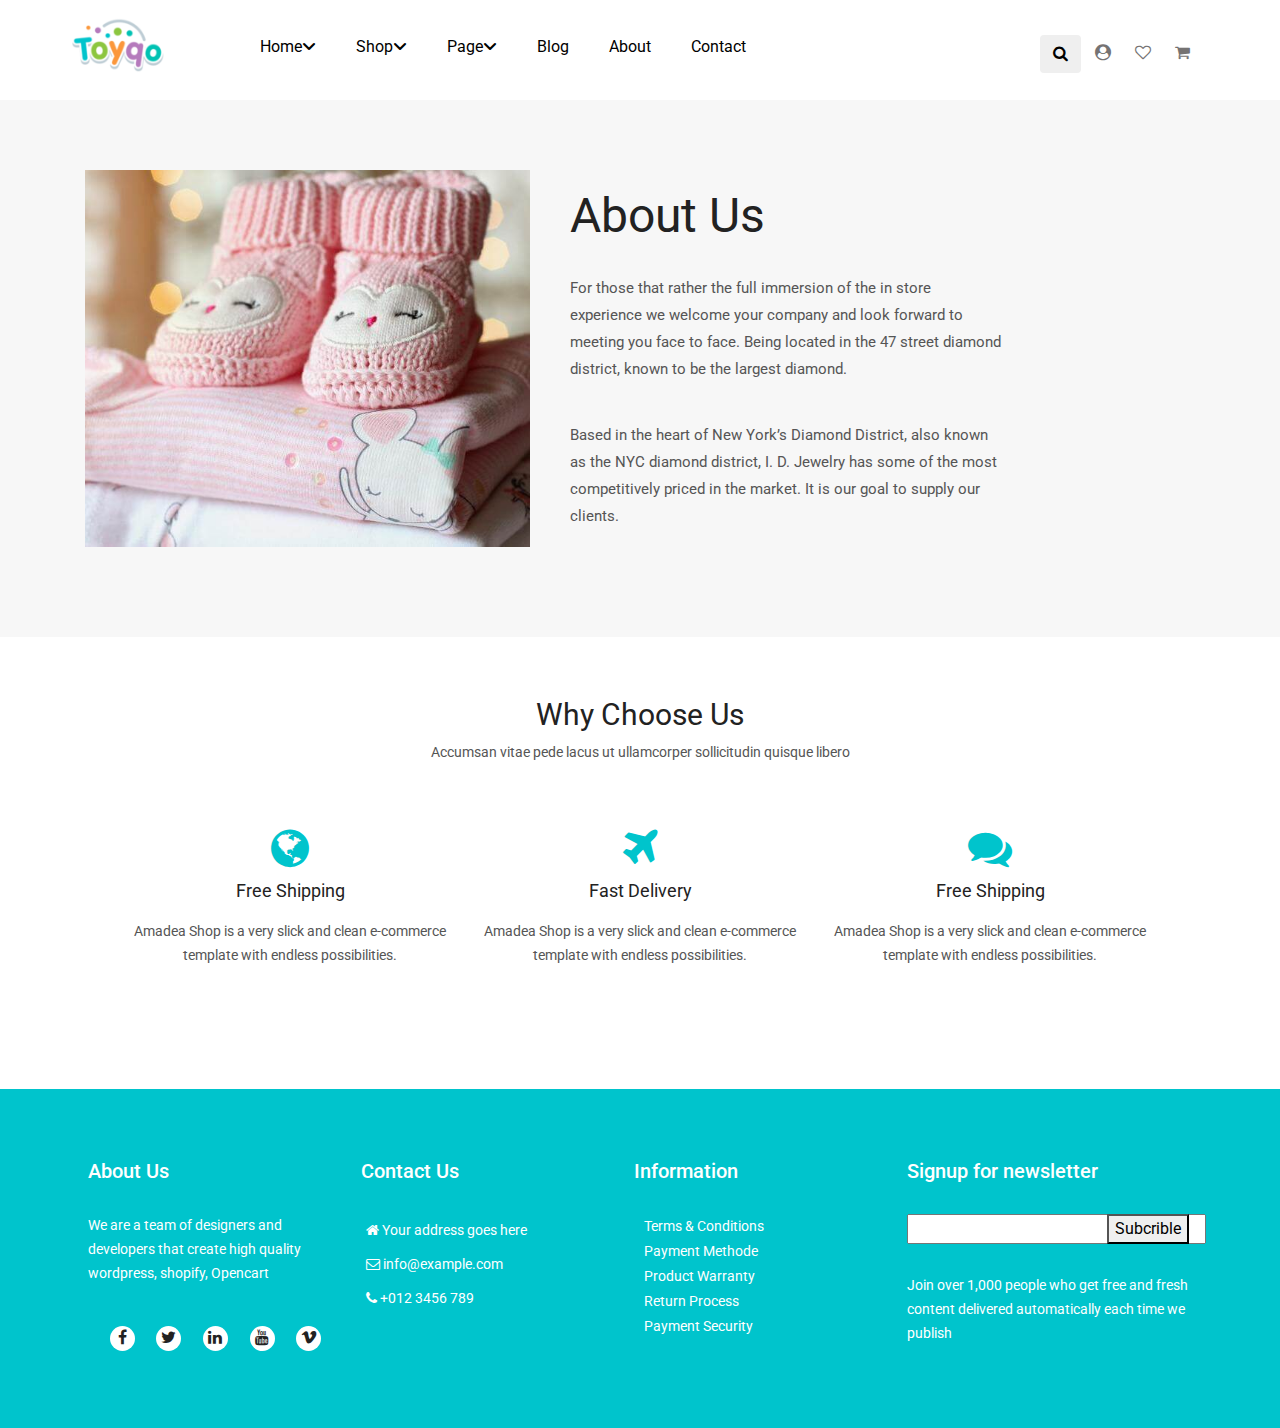
<file: about.html>
<!DOCTYPE html>
<html lang="en">
<head>
    <meta charset="UTF-8">
    <meta http-equiv="X-UA-Compatible" content="IE=edge">
    <meta name="viewport" content="width=device-width, initial-scale=1.0">
    
    <link href="https://cdn.jsdelivr.net/npm/bootstrap@5.1.3/dist/css/bootstrap.min.css" rel="stylesheet"
        integrity="sha384-1BmE4kWBq78iYhFldvKuhfTAU6auU8tT94WrHftjDbrCEXSU1oBoqyl2QvZ6jIW3" crossorigin="anonymous">
    <link rel="stylesheet" href="css/style_about.css">
    <link rel="preconnect" href="https://fonts.googleapis.com">
    <link rel="preconnect" href="https://fonts.gstatic.com" crossorigin>
    <link
        href="https://fonts.googleapis.com/css2?family=Archivo:ital,wght@0,400;0,700;1,300&family=IBM+Plex+Sans+Thai+Looped:wght@700&family=Montserrat:wght@400;600&family=Roboto:ital,wght@0,300;0,400;0,500;0,700;1,300;1,400;1,500&display=swap"
        rel="stylesheet">
      <link rel="stylesheet" href="https://cdnjs.cloudflare.com/ajax/libs/font-awesome/6.1.1/css/all.min.css">
      <link rel="stylesheet" href="https://cdn.jsdelivr.net/npm/bootstrap@4.0.0/dist/css/bootstrap.min.css"
        integrity="sha384-Gn5384xqQ1aoWXA+058RXPxPg6fy4IWvTNh0E263XmFcJlSAwiGgFAW/dAiS6JXm" crossorigin="anonymous">
      <link rel="stylesheet" href="/css/style_HomePage.css">
      <!--font Roboto sans-serif-->
      <link rel="preconnect" href="https://fonts.googleapis.com">
      <link rel="preconnect" href="https://fonts.gstatic.com" crossorigin>
      <link
        href="https://fonts.googleapis.com/css2?family=Open+Sans:wght@600&family=Roboto:ital,wght@0,300;0,400;0,500;1,300;1,400&display=swap"
        rel="stylesheet">
      <link rel="stylesheet" href="https://cdnjs.cloudflare.com/ajax/libs/font-awesome/4.7.0/css/font-awesome.css"
        integrity="sha512-5A8nwdMOWrSz20fDsjczgUidUBR8liPYU+WymTZP1lmY9G6Oc7HlZv156XqnsgNUzTyMefFTcsFH/tnJE/+xBg=="
        crossorigin="anonymous" referrerpolicy="no-referrer" />
        <title>Toyqo - Kids Store Bootstrap 5 Template</title>
</head>

<body>
    <header id="header">
        <div class="header-inner">
          <a href="HomePage.html"><img src="/img/logo.png" class="logo"></a>
          <div class="main-menu">
            <div class="main-menu-right">
              <ul class="liv-nv">
                <li class="main-menu-name">Home<i class="fa-solid fa-angle-down"></i>
                  <ul class="main-menu-items">
                    <li><a href="HomePage.html">Home 1</a></li>
                    <li><a href="#">Home 2</a></li>
                    <li><a href="#">Home 3</a></li>
                  </ul>
                </li>
                <li class="main-menu-name">Shop<i class="fa-solid fa-angle-down"></i>
                  <ul class="main-menu-items">
                    <p>Shop Layout</p>
                    <hr>
                    <li><a href="shop.html">Shop Grid</a></li>
                    <li><a href="#">Left Slidebar</a></li>
                    <li><a href="#">Right Slide</a></li>
                  </ul>
                </li>
                <li class="main-menu-name">Page<i class="fa-solid fa-angle-down"></i>
                  <ul class="main-menu-items">
                    <li><a href="about.html">About Us</a></li>
                    <li><a href="login.html">Login</a></li>
                    <li><a href="register.html">Register</a></li>
                  </ul>
                </li>
                <li class="main-menu-name"><a href="blog.html">Blog</a></li>
                <li class="main-menu-name"><a href="about.html">About</a></li>
                <li class="main-menu-name"><a href="contact.html">Contact</a></li>
              </ul>
            </div>
          </div>
          <div class="icons">
            <button type="button" class="btn" data-toggle="modal" data-target="#myModal"><i class="fa fa-search"
                aria-hidden="true"></i></button>
            <!-- Modal -->
            <div class="modal fade" id="myModal" role="dialog">
              <div class="modal-dialog">
                <!-- Modal content-->
                <div class="modal-content">
                  <div class="modal-body">
                    <input type="text" placeholder="Search product...">
                    <button type="button" class="close" data-dismiss="modal">&times;</button>
                  </div>
                  <!-- <button type="button" class="btn btn-default" data-dismiss="modal">Close</button> -->
                </div>
              </div>
            </div>
            <a href="login.html"><i class="fa fa-user-circle" aria-hidden="true"></i></a>
            <a href="#"><i class="fa fa-heart-o" aria-hidden="true"></i></a>
            <a href="#"><i class="fa fa-shopping-cart" aria-hidden="true"></i></a>
          </div>
        </div>
      </header>
    <div class="bigcontainer">
        <div class="container">
            <div class="row">
                <div class="col-4"><img src="img/about1.jpg" alt=""></div>
                <div class="col-6">
                    <div class="covertitle1">
                        <h2 class="title1">
                            About Us
                        </h2>
                        <br>
                        <p>For those that rather the full immersion of the in store experience we welcome your company
                            and
                            look forward to meeting you face to face. Being located in the 47 street diamond district,
                            known
                            to be the largest diamond.</p><br>
                        <p>Based in the heart of New York’s Diamond District, also known as the NYC diamond district, I.
                            D.
                            Jewelry has some of the most competitively priced in the market. It is our goal to supply
                            our
                            clients.</p>
                    </div>
                </div>
            </div>
        </div>

    </div>
    <div class="container2">
        <div class="bottitle">
            <h2 class="title2">Why Choose Us</h2>
            <p class="subtitle">Accumsan vitae pede lacus ut ullamcorper sollicitudin quisque libero </p>
        </div>
        <div class="alloficons">
            <div class="box1">
                <div class="smallbox1">
                    <span><i class="fa fa-globe" aria-hidden="true"></i></span>
                    <h4>Free Shipping</h4>
                    <p>Amadea Shop is a very slick and clean e-commerce template with endless possibilities.</p>
                </div>
            </div>
            <div class="box2">
                <div class="smallbox2">
                    <span><i class="fa fa-plane" aria-hidden="true"></i></span>
                    <h4>Fast Delivery</h4>
                    <p>Amadea Shop is a very slick and clean e-commerce template with endless possibilities.</p>
                </div>
            </div>
            <div class="box3">
                <div class="smallbox3">
                    <span><i class="fa fa-comments" aria-hidden="true"></i></span>
                    <h4>Free Shipping</h4>
                    <p>Amadea Shop is a very slick and clean e-commerce template with endless possibilities.</p>
                </div>
            </div>
        </div>
    </div>
    <div class="container3">
        <div class="box4">
            <h1 class="title3">About Us</h1><br>
            <p>We are a team of designers and developers that create high quality wordpress, shopify, Opencart</p>
            <br>
            <div class="covericons">
                <span><i class="fa fa-facebook" aria-hidden="true"></i></span>
                <span><i class="fa fa-twitter" aria-hidden="true"></i></span>
                <span><i class="fa fa-linkedin" aria-hidden="true"></i></span>
                <span><i class="fa fa-youtube" aria-hidden="true"></i></span>
                <span><i class="fa fa-vimeo" aria-hidden="true"></i></span>
            </div>
        </div>
        <div class="box5">
            <h2 class="title4">Contact Us</h2><br>
            <li><span><i class="fa fa-home" aria-hidden="true"></i> Your address goes here</span></li>
            <li><a href=""></a><i class="fa fa-envelope-o" aria-hidden="true"></i> info@example.com</li>
            <li><a href=""></a><i class="fa fa-phone" aria-hidden="true"></i> +012 3456 789</li>
        </div>
        <div class="box6">
            <h2 class="title5">Information</h2><br>
            <ul>
                <li><a href="">Terms & Conditions</a></li>
                <li><a href="">Payment Methode</a></li>
                <li><a href="">Product Warranty</a></li>
                <li><a href="">Return Process</a></li>
                <li><a href="">Payment Security</a></li>
            </ul>
        </div>
        <div class="box7">
            <h2 class="title6">Signup for newsletter</h2><br>
            <div><input style="padding-right:90px ;" type="email"><button>Subcrible</button>
            </div>

            <p>Join over 1,000 people who get free and fresh content delivered automatically each time we publish</p>
        </div>
    </div>
    <script src="https://code.jquery.com/jquery-3.2.1.slim.min.js"
    integrity="sha384-KJ3o2DKtIkvYIK3UENzmM7KCkRr/rE9/Qpg6aAZGJwFDMVNA/GpGFF93hXpG5KkN"
    crossorigin="anonymous"></script>
  <script src="https://cdn.jsdelivr.net/npm/popper.js@1.12.9/dist/umd/popper.min.js"
    integrity="sha384-ApNbgh9B+Y1QKtv3Rn7W3mgPxhU9K/ScQsAP7hUibX39j7fakFPskvXusvfa0b4Q"
    crossorigin="anonymous"></script>
  <script src="https://cdn.jsdelivr.net/npm/bootstrap@4.0.0/dist/js/bootstrap.min.js"
    integrity="sha384-JZR6Spejh4U02d8jOt6vLEHfe/JQGiRRSQQxSfFWpi1MquVdAyjUar5+76PVCmYl"
    crossorigin="anonymous"></script>
</body>

</html>
</file>
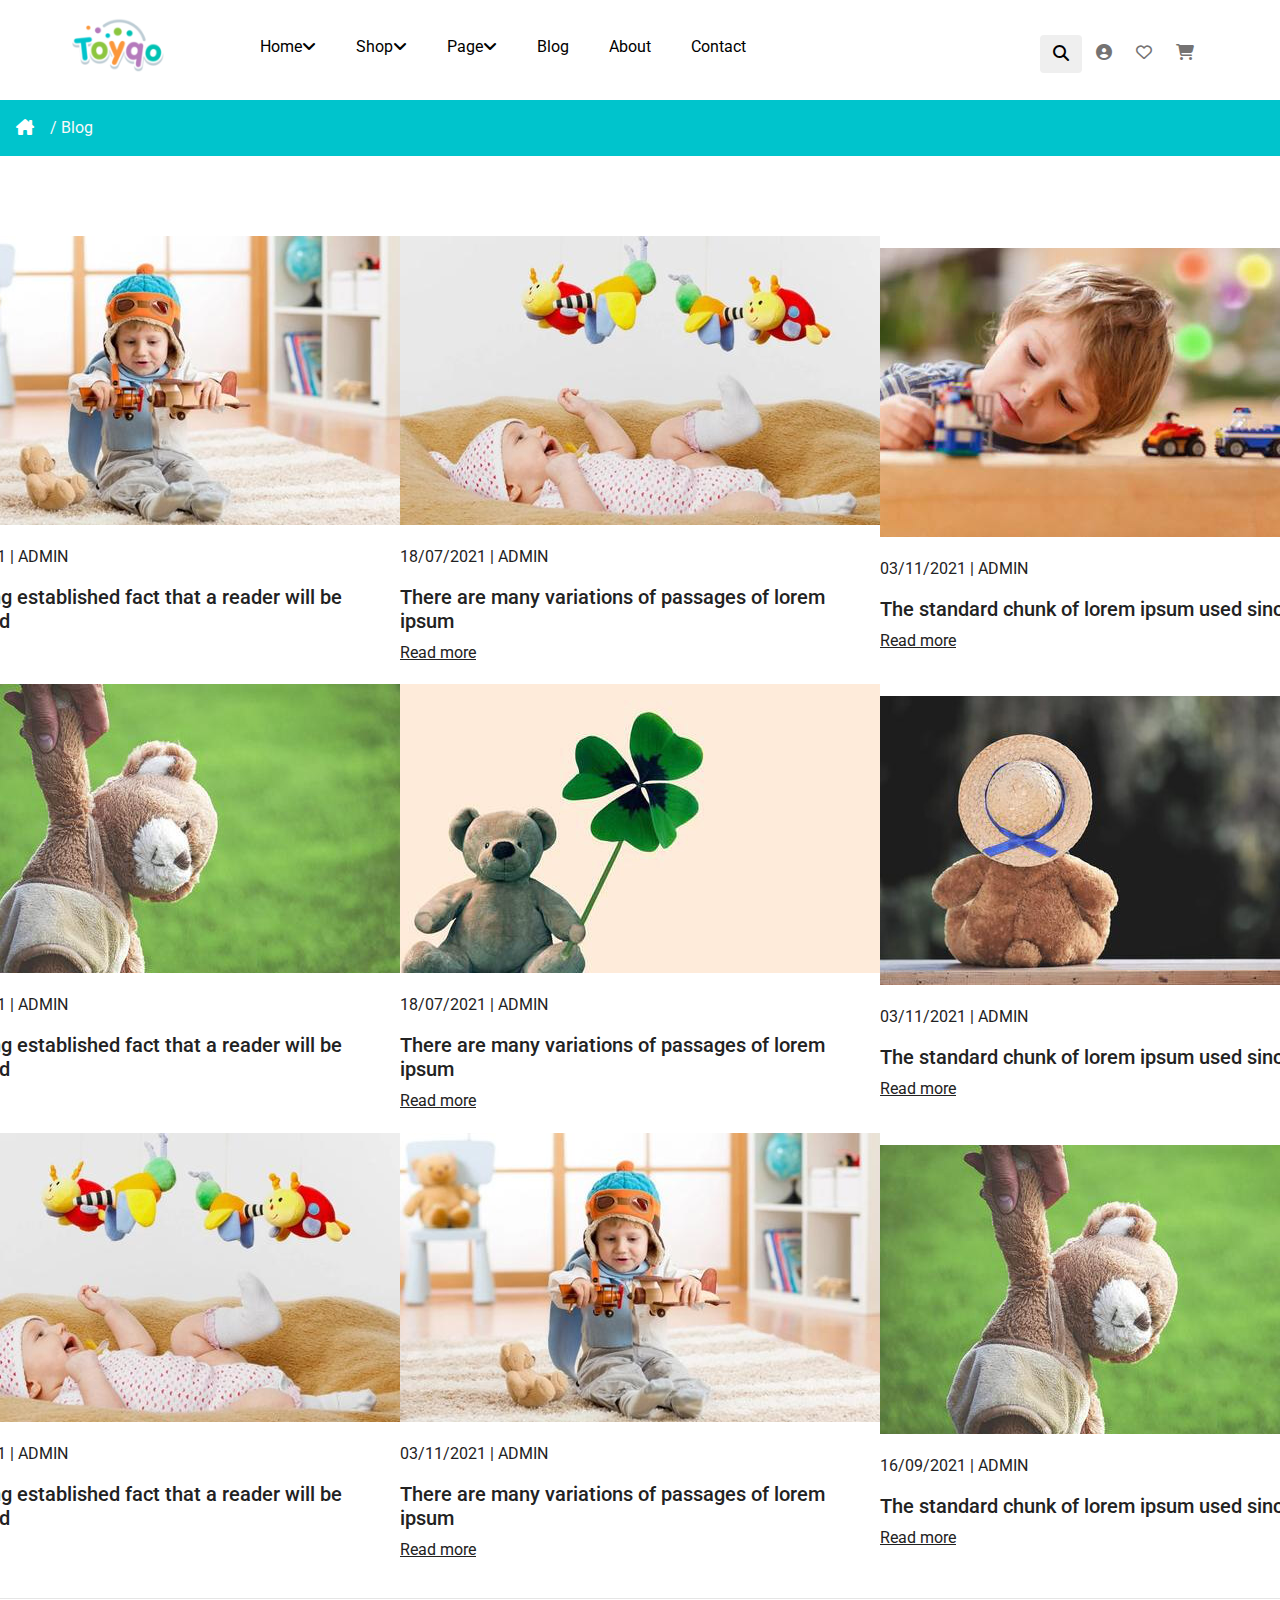
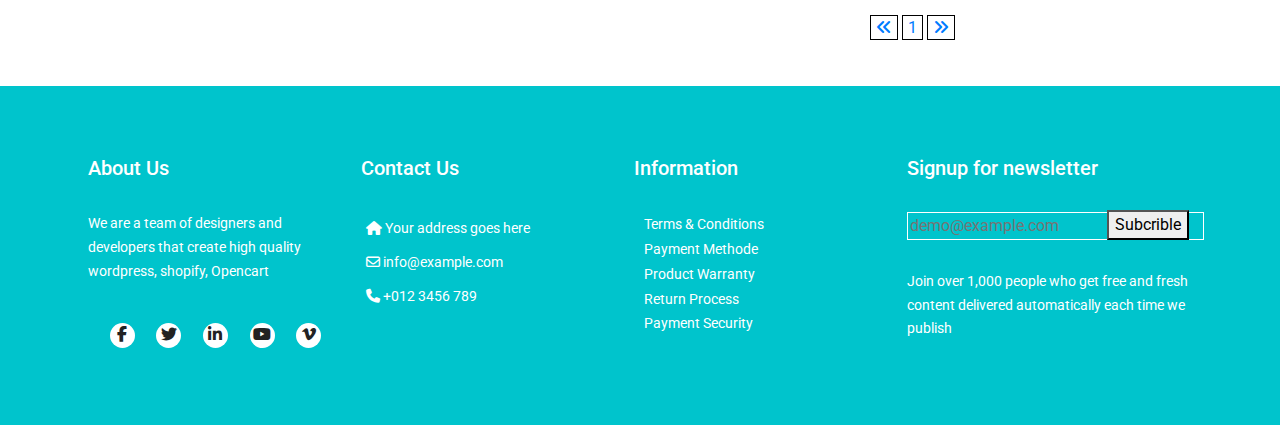
<file: blog.html>
<!DOCTYPE html>
<html lang="en">

<head>
    <meta charset="UTF-8">
  <meta http-equiv="X-UA-Compatible" content="IE=edge">
  <meta name="viewport" content="width=di, initial-scale=1.0">
  <link href="https://cdn.jsdelivr.net/npm/bootstrap@5.1.3/dist/css/bootstrap.min.css" rel="stylesheet"
    integrity="sha384-1BmE4kWBq78iYhFldvKuhfTAU6auU8tT94WrHftjDbrCEXSU1oBoqyl2QvZ6jIW3" crossorigin="anonymous">
  <link rel="stylesheet" href="https://cdnjs.cloudflare.com/ajax/libs/font-awesome/4.7.0/css/font-awesome.css"
    integrity="sha512-5A8nwdMOWrSz20fDsjczgUidUBR8liPYU+WymTZP1lmY9G6Oc7HlZv156XqnsgNUzTyMefFTcsFH/tnJE/+xBg=="
    crossorigin="anonymous" referrerpolicy="no-referrer" />
  <link rel="stylesheet" href="https://cdnjs.cloudflare.com/ajax/libs/font-awesome/6.1.1/css/all.min.css">
  <link rel="stylesheet" href="https://cdn.jsdelivr.net/npm/bootstrap@4.0.0/dist/css/bootstrap.min.css"
    integrity="sha384-Gn5384xqQ1aoWXA+058RXPxPg6fy4IWvTNh0E263XmFcJlSAwiGgFAW/dAiS6JXm" crossorigin="anonymous">
  <link rel="stylesheet" href="/css/style_HomePage.css">
  <!--font Roboto sans-serif-->
  <link rel="preconnect" href="https://fonts.googleapis.com">
  <link rel="preconnect" href="https://fonts.gstatic.com" crossorigin>
  <link
    href="https://fonts.googleapis.com/css2?family=Open+Sans:wght@600&family=Roboto:ital,wght@0,300;0,400;0,500;1,300;1,400&display=swap"
    rel="stylesheet">
  <link rel="stylesheet" href="https://cdnjs.cloudflare.com/ajax/libs/font-awesome/4.7.0/css/font-awesome.css"
    integrity="sha512-5A8nwdMOWrSz20fDsjczgUidUBR8liPYU+WymTZP1lmY9G6Oc7HlZv156XqnsgNUzTyMefFTcsFH/tnJE/+xBg=="
    crossorigin="anonymous" referrerpolicy="no-referrer" />
  <title>Toyqo - Kids Store Bootstrap 5 Template</title>
</head>

<body>
    <header id="header">
        <div class="header-inner">
            <a href="HomePage.html"><img src="/img/logo.png" class="logo"></a>
            <div class="main-menu">
                <div class="main-menu-right">
                    <ul class="liv-nv">
                        <li class="main-menu-name">Home<i class="fa-solid fa-angle-down"></i>
                            <ul class="main-menu-items">
                                <li><a href="HomePage.html">Home 1</a></li>
                                <li><a href="#">Home 2</a></li>
                                <li><a href="#">Home 3</a></li>
                            </ul>
                        </li>
                        <li class="main-menu-name">Shop<i class="fa-solid fa-angle-down"></i>
                            <ul class="main-menu-items">
                                <p>Shop Layout</p>
                                <hr>
                                <li><a href="#">Shop Grid</a></li>
                                <li><a href="#">Left Slidebar</a></li>
                                <li><a href="#">Right Slide</a></li>
                            </ul>
                        </li>
                        <li class="main-menu-name">Page<i class="fa-solid fa-angle-down"></i>
                            <ul class="main-menu-items">
                                <li><a href="about.html">About Us</a></li>
                                <li><a href="login.html">Login</a></li>
                                <li><a href="#">Register</a></li>
                            </ul>
                        </li>
                        <li><a href="">Blog</a></li>
                        <li><a href="about.html">About</a></li>
                        <li><a href="contact.html">Contact</a></li>
                    </ul>
                </div>
            </div>
            <div class="icons">
                <button type="button" class="btn" data-toggle="modal" data-target="#myModal"><i class="fa fa-search"
                        aria-hidden="true"></i></button>
                <!-- Modal -->
                <div class="modal fade" id="myModal" role="dialog">
                    <div class="modal-dialog">
                        <!-- Modal content-->
                        <div class="modal-content">
                            <div class="modal-body">
                                <input type="text" placeholder="Search product...">
                                <button type="button" class="close" data-dismiss="modal">&times;</button>
                            </div>
                            <!-- <button type="button" class="btn btn-default" data-dismiss="modal">Close</button> -->
                        </div>
                    </div>
                </div>
                <a href="login.html"><i class="fa fa-user-circle" aria-hidden="true"></i></a>
                <a href="#"><i class="fa fa-heart-o" aria-hidden="true"></i></a>
                <a href="#"><i class="fa fa-shopping-cart" aria-hidden="true"></i></a>
            </div>
        </div>
    </header>
    <!--end header-->

    <div class="blogger">
        <ul>
            <li><a href="HomePage.html"><i class="fa-solid fa-house-chimney"></i></a></li>
            <li class="contain">/ Blog</li>
        </ul>
    </div>

    <div class="section">
        <div class="section-body">
            <div class="sec">
                <div class="img-section">

                    <img src="/img/imgtes/1.jpg" alt="">
                </div>
                <div class="time-section">
                    <p>03/11/2021 | <span>ADMIN</span></p>

                </div>
                <div>
                    <h5>It is a long established fact that a reader will be distracted</h5>
                </div>
                <span class="read-section"><i class="fa-solid fa-arrow-right-long"></i>Read more</span>
            </div>
            <div class="sec">
                <div class="img-section">
                    <img src="/img/imgtes/2.jpg" alt="">
                </div>
                <div class="time-section">
                    <p>18/07/2021 | <span>ADMIN</span></p>

                </div>
                <div>
                    <h5>There are many variations of passages of lorem ipsum</h5>
                </div>
                <span class="read-section"><i class="fa-solid fa-arrow-right-long"></i>Read more</span>
            </div>
            <div class="sec">
                <div class="img-section">
                    <img src="/img/imgtes/3.jpg" alt="">
                </div>
                <div class="time-section">
                    <p>03/11/2021 | <span>ADMIN</span></p>

                </div>
                <div>
                    <h5>The standard chunk of lorem ipsum used since</h5>
                </div>
                <span class="read-section"><i class="fa-solid fa-arrow-right-long"></i>Read more</span>
            </div>
        </div>
    </div>

    <div class="section">
        <div class="section-body">
            <div class="sec">
                <div class="img-section">

                    <img src="/img/imgblog/4.jpg" alt="">
                </div>
                <div class="time-section">
                    <p>03/11/2021 | <span>ADMIN</span></p>

                </div>
                <div>
                    <h5>It is a long established fact that a reader will be distracted</h5>
                </div>
                <span class="read-section"><i class="fa-solid fa-arrow-right-long"></i>Read more</span>
            </div>
            <div class="sec">
                <div class="img-section">
                    <img src="/img/imgblog/5.jpg" alt="">
                </div>
                <div class="time-section">
                    <p>18/07/2021 | <span>ADMIN</span></p>

                </div>
                <div>
                    <h5>There are many variations of passages of lorem ipsum</h5>
                </div>
                <span class="read-section"><i class="fa-solid fa-arrow-right-long"></i>Read more</span>
            </div>
            <div class="sec">
                <div class="img-section">
                    <img src="/img/imgblog/6.jpg" alt="">
                </div>
                <div class="time-section">
                    <p>03/11/2021 | <span>ADMIN</span></p>

                </div>
                <div>
                    <h5>The standard chunk of lorem ipsum used since</h5>
                </div>
                <span class="read-section"><i class="fa-solid fa-arrow-right-long"></i>Read more</span>
            </div>
        </div>
    </div>

    <div class="section">
        <div class="section-body">
            <div class="sec">
                <div class="img-section">

                    <img src="/img/imgblog/2.jpg" alt="">
                </div>
                <div class="time-section">
                    <p>04/05/2021 | <span>ADMIN</span></p>

                </div>
                <div>
                    <h5>It is a long established fact that a reader will be distracted</h5>
                </div>
                <span class="read-section"><i class="fa-solid fa-arrow-right-long"></i>Read more</span>
            </div>
            <div class="sec">
                <div class="img-section">
                    <img src="/img/imgblog/1.jpg" alt="">
                </div>
                <div class="time-section">
                    <p>03/11/2021 | <span>ADMIN</span></p>

                </div>
                <div>
                    <h5>There are many variations of passages of lorem ipsum</h5>
                </div>
                <span class="read-section"><i class="fa-solid fa-arrow-right-long"></i>Read more</span>
            </div>
            <div class="sec">
                <div class="img-section">
                    <img src="/img/imgblog/4.jpg" alt="">
                </div>
                <div class="time-section">
                    <p>16/09/2021 | <span>ADMIN</span></p>

                </div>
                <div>
                    <h5>The standard chunk of lorem ipsum used since</h5>
                </div>
                <span class="read-section"><i class="fa-solid fa-arrow-right-long"></i>Read more</span>
            </div>
        </div>
    </div>
    <hr>
    <div class="toolbar-wrapper">
        <nav>
            <ul>
                <li><a href="blog.html"><i class="fa-solid fa-angles-left"></i></a></li>
                <li><a href="blog.html">1</a></li>
                <li><a href="blog.html"><i class="fa-solid fa-angles-right"></i></a></li>
            </ul>
        </nav>
    </div>
    </div>

    <div class="container3">
        <div class="box4">
            <h1 class="title3">About Us</h1><br>
            <p>We are a team of designers and developers that create high quality wordpress, shopify, Opencart</p>
            <br>
            <div class="covericons">
                <span><i class="fa fa-facebook" aria-hidden="true"></i></span>
                <span><i class="fa fa-twitter" aria-hidden="true"></i></span>
                <span><i class="fa fa-linkedin" aria-hidden="true"></i></span>
                <span><i class="fa fa-youtube" aria-hidden="true"></i></span>
                <span><i class="fa fa-vimeo" aria-hidden="true"></i></span>
            </div>
        </div>
        <div class="box5">
            <h2 class="title4">Contact Us</h2><br>
            <li><span><i class="fa fa-home" aria-hidden="true"></i> Your address goes here</span></li>
            <li><a href=""></a><i class="fa fa-envelope-o" aria-hidden="true"></i> info@example.com</li>
            <li><a href=""></a><i class="fa fa-phone" aria-hidden="true"></i> +012 3456 789</li>
        </div>
        <div class="box6">
            <h2 class="title5">Information</h2><br>
            <ul>
                <li><a href="">Terms & Conditions</a></li>
                <li><a href="">Payment Methode</a></li>
                <li><a href="">Product Warranty</a></li>
                <li><a href="">Return Process</a></li>
                <li><a href="">Payment Security</a></li>
            </ul>
        </div>
        <div class="box7">
            <h2 class="title6">Signup for newsletter</h2><br>
            <div><input style="padding-right:90px ;background-color:transparent; color:white; border:solid 1px white"
                    type="email" placeholder="demo@example.com"><button>Subcrible</button>
            </div>

            <p>Join over 1,000 people who get free and fresh content delivered automatically each time we publish</p>
        </div>
    </div>
    <script src="https://code.jquery.com/jquery-3.2.1.slim.min.js"
    integrity="sha384-KJ3o2DKtIkvYIK3UENzmM7KCkRr/rE9/Qpg6aAZGJwFDMVNA/GpGFF93hXpG5KkN"
    crossorigin="anonymous"></script>

  <script src="https://cdn.jsdelivr.net/npm/bootstrap@4.0.0/dist/js/bootstrap.min.js"
    integrity="sha384-JZR6Spejh4U02d8jOt6vLEHfe/JQGiRRSQQxSfFWpi1MquVdAyjUar5+76PVCmYl"
    crossorigin="anonymous"></script>
  <script src="https://ajax.googleapis.com/ajax/libs/jquery/3.6.0/jquery.min.js"></script>
  <script src="https://maxcdn.bootstrapcdn.com/bootstrap/3.4.1/js/bootstrap.min.js"></script>
</body>

</html>
</file>
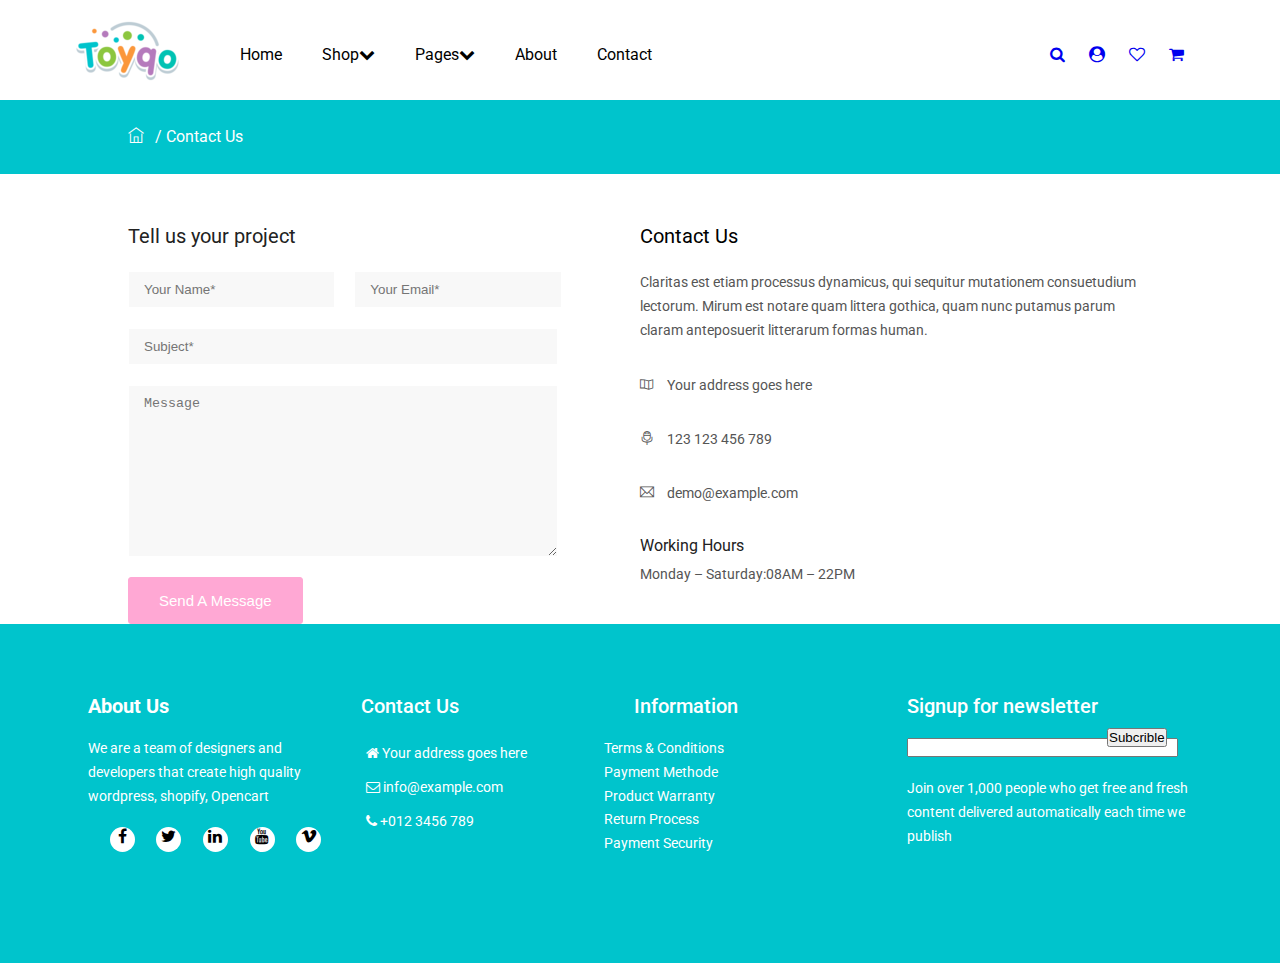
<file: contact.html>
<!DOCTYPE html>
<html lang="en">
<head>
    <meta charset="UTF-8">
    <meta http-equiv="X-UA-Compatible" content="IE=edge">
    <meta name="viewport" content="width=device-width, initial-scale=1.0">
    <title>Contact</title>
    <link rel="stylesheet" href="./css/style_contact.css">
    <link rel="stylesheet" href="./css/themify-icons/themify-icons.css">


    <link href="https://cdn.jsdelivr.net/npm/bootstrap@5.1.3/dist/css/bootstrap.min.css" rel="stylesheet"
        integrity="sha384-1BmE4kWBq78iYhFldvKuhfTAU6auU8tT94WrHftjDbrCEXSU1oBoqyl2QvZ6jIW3" crossorigin="anonymous">
    
    <link rel="preconnect" href="https://fonts.googleapis.com">
    <link rel="preconnect" href="https://fonts.gstatic.com" crossorigin>
    <link
        href="https://fonts.googleapis.com/css2?family=Archivo:ital,wght@0,400;0,700;1,300&family=IBM+Plex+Sans+Thai+Looped:wght@700&family=Montserrat:wght@400;600&family=Roboto:ital,wght@0,300;0,400;0,500;0,700;1,300;1,400;1,500&display=swap"
        rel="stylesheet">
    <link rel="stylesheet" href="https://cdnjs.cloudflare.com/ajax/libs/font-awesome/4.7.0/css/font-awesome.css"
        integrity="sha512-5A8nwdMOWrSz20fDsjczgUidUBR8liPYU+WymTZP1lmY9G6Oc7HlZv156XqnsgNUzTyMefFTcsFH/tnJE/+xBg=="
        crossorigin="anonymous" referrerpolicy="no-referrer" />
    <link rel="stylesheet" href="https://cdnjs.cloudflare.com/ajax/libs/font-awesome/4.7.0/css/font-awesome.css"
        integrity="sha512-5A8nwdMOWrSz20fDsjczgUidUBR8liPYU+WymTZP1lmY9G6Oc7HlZv156XqnsgNUzTyMefFTcsFH/tnJE/+xBg=="
        crossorigin="anonymous" referrerpolicy="no-referrer" />
</head>
<body>
  <header id="header">
    <div class="header-inner">
        <a href="HomePage.html"><img src="img/logo.png" class="logo"></a>
        <div class="main-menu">
            <div class="main-menu-right">
                <ul class="liv-nv">
                    <li class="main-menu-name"><a href="about.html"></a>Home</li>
                    <li class="main-menu-name">Shop<i class="fa fa-chevron-down" aria-hidden="true"></i></i>
                        <ul class="main-menu-items">
                            <p>Shop Layout</p>
                            <hr>
                            <li><a href="shop.html">Shop Grid</a></li>
                            <li><a href="#">Left Slidebar</a></li>
                            <li><a href="#">Right Slide</a></li>
                        </ul>
                    </li>
                    <li class="main-menu-name">Pages<i class="fa fa-chevron-down" aria-hidden="true"></i></i>
                        <ul class="main-menu-items">
                            <li><a href="about.html">About Us</a></li>
                            <li><a href="login.html">Login</a></li>
                            <li><a href="register.html">Register</a></li>
                        </ul>
                    </li>
                    <li><a href="about.html">About</a></li>
                    <li><a href="contact.html">Contact</a></li>
                </ul>
            </div>
        </div>
        <div class="icons">
            <a href="#"><i class="fa fa-search" aria-hidden="true"></i></a>
            <a href="#"><i class="fa fa-user-circle" aria-hidden="true"></i></a>
            <a href="#"><i class="fa fa-heart-o" aria-hidden="true"></i></a>
            <a href="#"><i class="fa fa-shopping-cart" aria-hidden="true"></i></a>
        </div>
    </div>
</header>


    <div id="header-contact">
      <p id="header-content">
        <a href="HomePage.html">
        <i class="ti-home ti-home-style"></i>
        </a>
        / Contact Us
    </p>
    </div>
    <!--Google map-->
<div id="map-container-google-1" class="z-depth-1-half map-container">
    <iframe src="https://maps.google.com/maps ?q=manhatan&t=&z=13&ie=UTF8&iwloc=&output=embed" frameborder="0"
      style="border:0" allowfullscreen></iframe>
  </div>
  
  <!--Google Maps-->
  <!--START: CONTACT-->
  <div id="contact">
      <div id="tell-us">
        <h3>Tell us your project</h3>
        <input type="text" placeholder="Your Name*" id="input-name">
        <input type="mail" placeholder="Your Email*" id="input-mail">
        <input type="text" placeholder="Subject*" id="input-subject">
        <textarea placeholder="Message" cols="30" rows="10" id="input-message"></textarea>
        <button>Send A Message</button>
      </div>
      <div id="contact-us">
        <h3>Contact Us</h3>
        <p id="p1">Claritas est etiam processus dynamicus, qui sequitur mutationem consuetudium lectorum. Mirum est notare quam littera gothica, quam nunc putamus parum claram anteposuerit litterarum formas human.</p>
        <div id="address">
          <i class="ti-map"></i>
        <p>Your address goes here</p>
        </div>
        <div id="phone">
          <i class="ti-microphone"></i>
        <p>123 123 456 789</p>
        </div>
        <div id="mail">
          <i class="ti-email"></i>
        <p>demo@example.com</p>
        </div>
        <h6>Working Hours</h6>
        <p id="p2">Monday – Saturday:08AM – 22PM</pi>
      </div>
  </div>
  <!--END: CONTACT-->


  <div class="container3">
    <div class="box4">
        <h1 class="title3">About Us</h1><br>
        <p>We are a team of designers and developers that create high quality wordpress, shopify, Opencart</p>
        <br>
        <div class="covericons">
            <span><i class="fa fa-facebook" aria-hidden="true"></i></span>
            <span><i class="fa fa-twitter" aria-hidden="true"></i></span>
            <span><i class="fa fa-linkedin" aria-hidden="true"></i></span>
            <span><i class="fa fa-youtube" aria-hidden="true"></i></span>
            <span><i class="fa fa-vimeo" aria-hidden="true"></i></span>
        </div>
    </div>
    <div class="box5">
        <h2 class="title4">Contact Us</h2><br>
        <li><span><i class="fa fa-home" aria-hidden="true"></i> Your address goes here</span></li>
        <li><a href=""></a><i class="fa fa-envelope-o" aria-hidden="true"></i> info@example.com</li>
        <li><a href=""></a><i class="fa fa-phone" aria-hidden="true"></i> +012 3456 789</li>
    </div>
    <div class="box6">
        <h2 class="title5">Information</h2><br>
        <ul>
            <li><a href="">Terms & Conditions</a></li>
            <li><a href="">Payment Methode</a></li>
            <li><a href="">Product Warranty</a></li>
            <li><a href="">Return Process</a></li>
            <li><a href="">Payment Security</a></li>
        </ul>
    </div>
    <div class="box7">
        <h2 class="title6">Signup for newsletter</h2><br>
        <div><input style="padding-right:90px ;" type="email"><button>Subcrible</button>
        </div>

        <p>Join over 1,000 people who get free and fresh content delivered automatically each time we publish</p>
    </div>
</div>
</body>
</html>
</file>
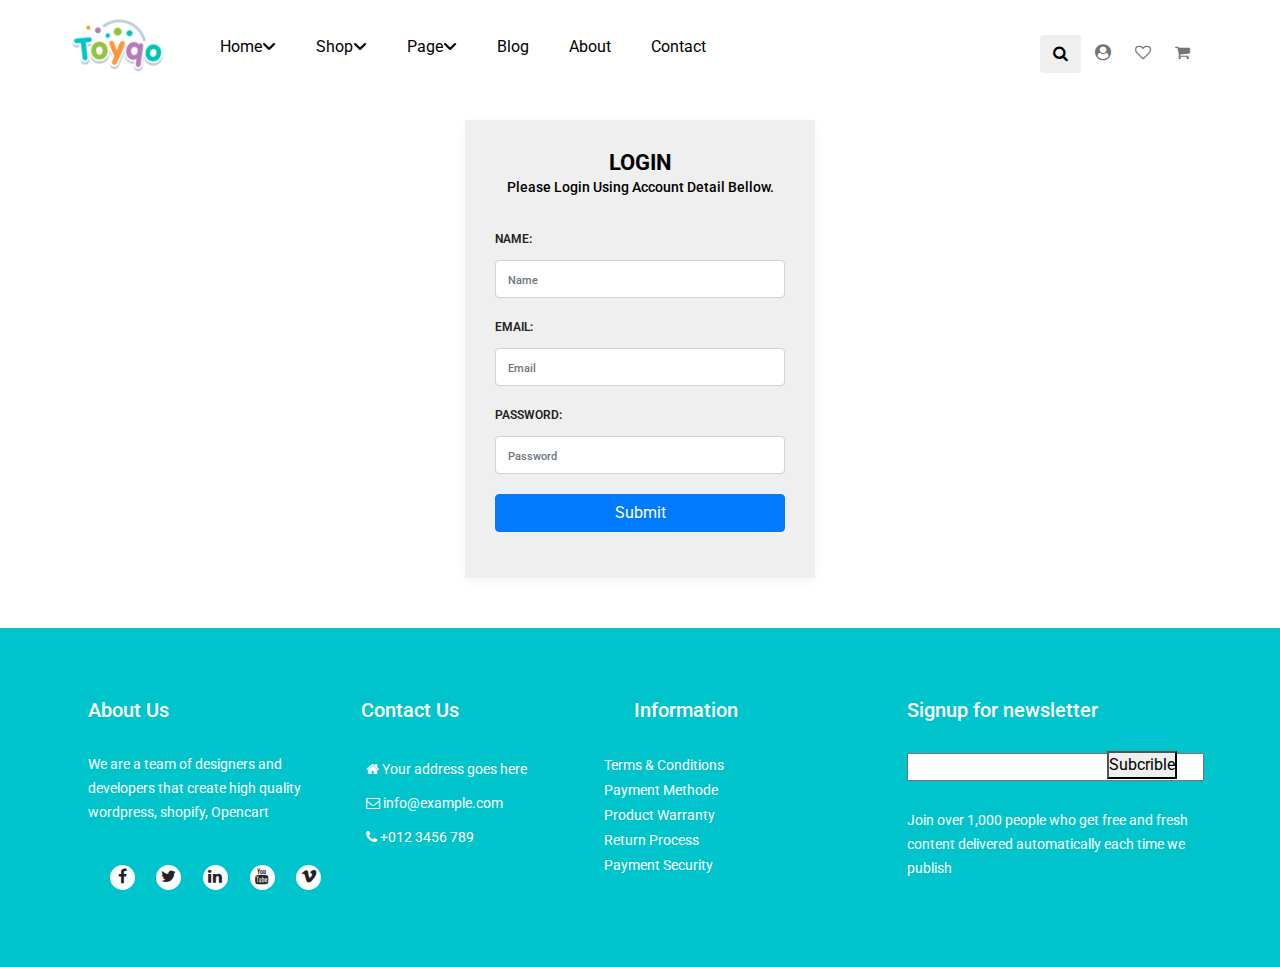
<file: login.html>
<!doctype html>
<html lang="en">
  <head>
    <meta charset="utf-8">
    <meta name="viewport" content="width=device-width, initial-scale=1, shrink-to-fit=no">
	<link rel="stylesheet" type="text/css" href="css/style_login.css">
    <!--  -->
    <link href="https://cdn.jsdelivr.net/npm/bootstrap@5.1.3/dist/css/bootstrap.min.css" rel="stylesheet"
        integrity="sha384-1BmE4kWBq78iYhFldvKuhfTAU6auU8tT94WrHftjDbrCEXSU1oBoqyl2QvZ6jIW3" crossorigin="anonymous">
    <link rel="stylesheet" href="css/style_about.css">
    <link rel="preconnect" href="https://fonts.googleapis.com">
    <link rel="preconnect" href="https://fonts.gstatic.com" crossorigin>
    <link
        href="https://fonts.googleapis.com/css2?family=Archivo:ital,wght@0,400;0,700;1,300&family=IBM+Plex+Sans+Thai+Looped:wght@700&family=Montserrat:wght@400;600&family=Roboto:ital,wght@0,300;0,400;0,500;0,700;1,300;1,400;1,500&display=swap"
        rel="stylesheet">
      <link rel="stylesheet" href="https://cdnjs.cloudflare.com/ajax/libs/font-awesome/6.1.1/css/all.min.css">
      <link rel="stylesheet" href="https://cdn.jsdelivr.net/npm/bootstrap@4.0.0/dist/css/bootstrap.min.css"
        integrity="sha384-Gn5384xqQ1aoWXA+058RXPxPg6fy4IWvTNh0E263XmFcJlSAwiGgFAW/dAiS6JXm" crossorigin="anonymous">
      <link rel="stylesheet" href="/css/style_HomePage.css">
      <!--font Roboto sans-serif-->
      <link rel="preconnect" href="https://fonts.googleapis.com">
      <link rel="preconnect" href="https://fonts.gstatic.com" crossorigin>
      <link
        href="https://fonts.googleapis.com/css2?family=Open+Sans:wght@600&family=Roboto:ital,wght@0,300;0,400;0,500;1,300;1,400&display=swap"
        rel="stylesheet">
      <link rel="stylesheet" href="https://cdnjs.cloudflare.com/ajax/libs/font-awesome/4.7.0/css/font-awesome.css"
        integrity="sha512-5A8nwdMOWrSz20fDsjczgUidUBR8liPYU+WymTZP1lmY9G6Oc7HlZv156XqnsgNUzTyMefFTcsFH/tnJE/+xBg=="
        crossorigin="anonymous" referrerpolicy="no-referrer" />
        <title>Toyqo - Kids Store Bootstrap 5 Template</title>
  </head>

  
  <body>
    
    <header id="header">
        <div class="header-inner">
          <a href="HomePage.html"><img src="/img/logo.png" class="logo"></a>
          <div class="main-menu">
            <div class="main-menu-right">
              <ul class="liv-nv">
                <li class="main-menu-name">Home<i class="fa-solid fa-angle-down"></i>
                  <ul class="main-menu-items">
                    <li><a href="HomePage.html">Home 1</a></li>
                    <li><a href="#">Home 2</a></li>
                    <li><a href="#">Home 3</a></li>
                  </ul>
                </li>
                <li class="main-menu-name">Shop<i class="fa-solid fa-angle-down"></i>
                  <ul class="main-menu-items">
                    <p>Shop Layout</p>
                    <hr>
                    <li><a href="#">Shop Grid</a></li>
                    <li><a href="#">Left Slidebar</a></li>
                    <li><a href="#">Right Slide</a></li>
                  </ul>
                </li>
                <li class="main-menu-name">Page<i class="fa-solid fa-angle-down"></i>
                  <ul class="main-menu-items">
                    <li><a href="about.html">About Us</a></li>
                    <li><a href="login.html">Login</a></li>
                    <li><a href="register.html">Register</a></li>
                  </ul>
                </li>
                <li class="main-menu-name"><a href="blog.html">Blog</a></li>
                <li class="main-menu-name"><a href="about.html">About</a></li>
                <li class="main-menu-name"><a href="contact.html">Contact</a></li>
              </ul>
            </div>
          </div>
          <div class="icons">
            <button type="button" class="btn" data-toggle="modal" data-target="#myModal"><i class="fa fa-search"
                aria-hidden="true"></i></button>
            <!-- Modal -->
            <div class="modal fade" id="myModal" role="dialog">
              <div class="modal-dialog">
                <!-- Modal content-->
                <div class="modal-content">
                  <div class="modal-body">
                    <input type="text" placeholder="Search product...">
                    <button type="button" class="close" data-dismiss="modal">&times;</button>
                  </div>
                  <!-- <button type="button" class="btn btn-default" data-dismiss="modal">Close</button> -->
                </div>
              </div>
            </div>
            <a href="login.html"><i class="fa fa-user-circle" aria-hidden="true"></i></a>
            <a href="#"><i class="fa fa-heart-o" aria-hidden="true"></i></a>
            <a href="#"><i class="fa fa-shopping-cart" aria-hidden="true"></i></a>
          </div>
        </div>
      </header>
    
  <section class="loginForm">
  	<div class="container">
  		<div class="row d-flex justify-content-center">
  			<div class="col-md-4">
  				<div class="form-wrap">
  					<div class="form-heading">
  						<h1>Login</h1>
  						<p>Please login using account detail bellow.</p>
  					</div>
  					<form name="regForm" id="regForm">
  						<div class="form-group">
  							<label>Name: </label>
  							<input type="text" class="form-control" id="name"name="" placeholder="Name">
  							<p id="p1"></p>
  						</div>
  						<div class="form-group">
  							<label>Email: </label>
  							<input type="email" class="form-control" id="email"name="" placeholder="Email">
  							<p id="p2"></p>
  						</div>
  						<div class="form-group">
  							<label>Password: </label>
  							<input type="password" class="form-control" id="password"name="" placeholder="Password">
  							<p id="p3"></p>
  						</div>
  						<div class="form-group">
  					
  							<input type="submit" class="btn btn-primary btn-block" id="submit">
  							
  						</div>
  					</form>
  				</div>
  			</div>
  		</div>
  	</div>
  </section>
  

  <div class="container3">
    <div class="box4">
        <h1 class="title3">About Us</h1><br>
        <p>We are a team of designers and developers that create high quality wordpress, shopify, Opencart</p>
        <br>
        <div class="covericons">
            <span><i class="fa fa-facebook" aria-hidden="true"></i></span>
            <span><i class="fa fa-twitter" aria-hidden="true"></i></span>
            <span><i class="fa fa-linkedin" aria-hidden="true"></i></span>
            <span><i class="fa fa-youtube" aria-hidden="true"></i></span>
            <span><i class="fa fa-vimeo" aria-hidden="true"></i></span>
        </div>
    </div>
    <div class="box5">
        <h2 class="title4">Contact Us</h2><br>
        <li><span><i class="fa fa-home" aria-hidden="true"></i> Your address goes here</span></li>
        <li><a href=""></a><i class="fa fa-envelope-o" aria-hidden="true"></i> info@example.com</li>
        <li><a href=""></a><i class="fa fa-phone" aria-hidden="true"></i> +012 3456 789</li>
    </div>
    <div class="box6">
        <h2 class="title5">Information</h2><br>
        <ul>
            <li><a href="">Terms & Conditions</a></li>
            <li><a href="">Payment Methode</a></li>
            <li><a href="">Product Warranty</a></li>
            <li><a href="">Return Process</a></li>
            <li><a href="">Payment Security</a></li>
        </ul>
    </div>
    <div class="box7">
        <h2 class="title6">Signup for newsletter</h2><br>
        <div><input style="padding-right:90px ;" type="email"><button>Subcrible</button>
        </div>

        <p>Join over 1,000 people who get free and fresh content delivered automatically each time we publish</p>
    </div>
</div>

<script src="https://code.jquery.com/jquery-3.3.1.slim.min.js" ></script>
<script src="https://cdnjs.cloudflare.com/ajax/libs/popper.js/1.14.3/umd/popper.min.js" ></script>
<script src="https://stackpath.bootstrapcdn.com/bootstrap/4.1.3/js/bootstrap.min.js"></script>
<script src="https://code.jquery.com/jquery-3.2.1.slim.min.js"
    integrity="sha384-KJ3o2DKtIkvYIK3UENzmM7KCkRr/rE9/Qpg6aAZGJwFDMVNA/GpGFF93hXpG5KkN"
    crossorigin="anonymous"></script>
<script src="https://code.jquery.com/jquery-3.5.1.js"></script>
<script src="/js/login.js"></script>
  
  </body>
</html>
</file>
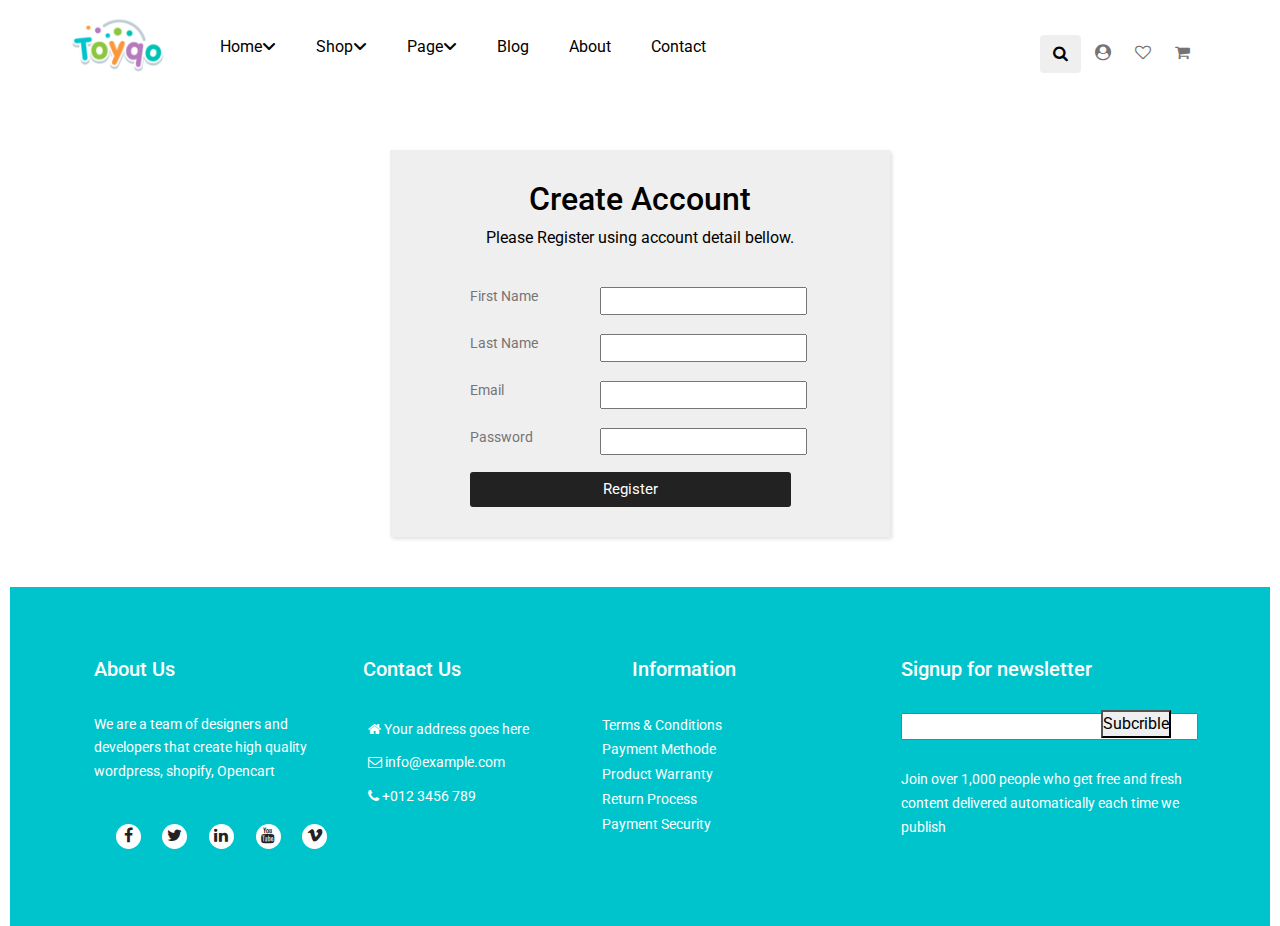
<file: register.html>
<!doctype html>
<html lang="en">
  <head>
    <meta charset="utf-8">
    <meta name="viewport" content="width=device-width, initial-scale=1, shrink-to-fit=no">
	<link rel="stylesheet" type="text/css" href="css/style_register.css">
<!--  -->
<link href="https://cdn.jsdelivr.net/npm/bootstrap@5.1.3/dist/css/bootstrap.min.css" rel="stylesheet"
integrity="sha384-1BmE4kWBq78iYhFldvKuhfTAU6auU8tT94WrHftjDbrCEXSU1oBoqyl2QvZ6jIW3" crossorigin="anonymous">
<link rel="stylesheet" href="css/style_about.css">
<link rel="preconnect" href="https://fonts.googleapis.com">
<link rel="preconnect" href="https://fonts.gstatic.com" crossorigin>
<link
href="https://fonts.googleapis.com/css2?family=Archivo:ital,wght@0,400;0,700;1,300&family=IBM+Plex+Sans+Thai+Looped:wght@700&family=Montserrat:wght@400;600&family=Roboto:ital,wght@0,300;0,400;0,500;0,700;1,300;1,400;1,500&display=swap"
rel="stylesheet">
<!--  -->
<link rel="stylesheet" href="https://cdnjs.cloudflare.com/ajax/libs/font-awesome/6.1.1/css/all.min.css">
<link rel="stylesheet" href="https://cdn.jsdelivr.net/npm/bootstrap@4.0.0/dist/css/bootstrap.min.css"
integrity="sha384-Gn5384xqQ1aoWXA+058RXPxPg6fy4IWvTNh0E263XmFcJlSAwiGgFAW/dAiS6JXm" crossorigin="anonymous">
<link rel="stylesheet" href="/css/style_HomePage.css">
<!--font Roboto sans-serif-->
<link rel="preconnect" href="https://fonts.googleapis.com">
<link rel="preconnect" href="https://fonts.gstatic.com" crossorigin>
<link
href="https://fonts.googleapis.com/css2?family=Open+Sans:wght@600&family=Roboto:ital,wght@0,300;0,400;0,500;1,300;1,400&display=swap"
rel="stylesheet">
<link rel="stylesheet" href="https://cdnjs.cloudflare.com/ajax/libs/font-awesome/4.7.0/css/font-awesome.css"
integrity="sha512-5A8nwdMOWrSz20fDsjczgUidUBR8liPYU+WymTZP1lmY9G6Oc7HlZv156XqnsgNUzTyMefFTcsFH/tnJE/+xBg=="
crossorigin="anonymous" referrerpolicy="no-referrer" />
<title>Toyqo - Kids Store Bootstrap 5 Template</title>
  </head>

  
  <body>
    <header id="header">
        <div class="header-inner">
          <a href="HomePage.html"><img src="/img/logo.png" class="logo"></a>
          <div class="main-menu">
            <div class="main-menu-right">
              <ul class="liv-nv">
                <li class="main-menu-name">Home<i class="fa-solid fa-angle-down"></i>
                  <ul class="main-menu-items">
                    <li><a href="HomePage.html">Home 1</a></li>
                    <li><a href="#">Home 2</a></li>
                    <li><a href="#">Home 3</a></li>
                  </ul>
                </li>
                <li class="main-menu-name">Shop<i class="fa-solid fa-angle-down"></i>
                  <ul class="main-menu-items">
                    <p>Shop Layout</p>
                    <hr>
                    <li><a href="#">Shop Grid</a></li>
                    <li><a href="#">Left Slidebar</a></li>
                    <li><a href="#">Right Slide</a></li>
                  </ul>
                </li>
                <li class="main-menu-name">Page<i class="fa-solid fa-angle-down"></i>
                  <ul class="main-menu-items">
                    <li><a href="about.html">About Us</a></li>
                    <li><a href="login.html">Login</a></li>
                    <li><a href="register.html">Register</a></li>
                  </ul>
                </li>
                <li class="main-menu-name"><a href="blog.html">Blog</a></li>
                <li class="main-menu-name"><a href="about.html">About</a></li>
                <li class="main-menu-name"><a href="contact.html">Contact</a></li>
              </ul>
            </div>
          </div>
          <div class="icons">
            <button type="button" class="btn" data-toggle="modal" data-target="#myModal"><i class="fa fa-search"
                aria-hidden="true"></i></button>
            <!-- Modal -->
            <div class="modal fade" id="myModal" role="dialog">
              <div class="modal-dialog">
                <!-- Modal content-->
                <div class="modal-content">
                  <div class="modal-body">
                    <input type="text" placeholder="Search product...">
                    <button type="button" class="close" data-dismiss="modal">&times;</button>
                  </div>
                
                </div>
              </div>
            </div>
            <a href="login.html"><i class="fa fa-user-circle" aria-hidden="true"></i></a>
            <a href="#"><i class="fa fa-heart-o" aria-hidden="true"></i></a>
            <a href="#"><i class="fa fa-shopping-cart" aria-hidden="true"></i></a>
          </div>
        </div>
      </header>

    <div class="wrapper">
        <div class="title">
            <h2>Create Account</h2>
            <p>Please Register using account detail bellow.</p>
        </div>
        <div class="form">
            <form name="formValidation" id="formValidation" >
                <div class="inputfield">
                    <label>First Name</label>
                    <input type="text" id="firstname" name="firstname"  required>
                    <p id="p1"></p>
                </div>  
                    <div class="inputfield">
                    <label>Last Name</label>
                    <input type="text" id="lastname" name="lastname"  required>
                    <p id="p1"></p>
                </div>  
                <div class="inputfield">
                    <label>Email</label>
                    <input type="text" id="email" name="email" required>
                    <p id="p2"></p>
                </div>
                <div class="inputfield">
                    <label>Password</label>
                    <input type="password" id="password" name="password" required  >
                    <p id="p3"></p>
                </div>
                <div class="inputfield">
                    <input type="submit" value="Register" class="btn">
                </div>
            </form>
        </div>
    </div>
  
    <div class="container3">
        <div class="box4">
            <h1 class="title3">About Us</h1><br>
            <p>We are a team of designers and developers that create high quality wordpress, shopify, Opencart</p>
            <br>
            <div class="covericons">
                <span><i class="fa fa-facebook" aria-hidden="true"></i></span>
                <span><i class="fa fa-twitter" aria-hidden="true"></i></span>
                <span><i class="fa fa-linkedin" aria-hidden="true"></i></span>
                <span><i class="fa fa-youtube" aria-hidden="true"></i></span>
                <span><i class="fa fa-vimeo" aria-hidden="true"></i></span>
            </div>
        </div>
        <div class="box5">
            <h2 class="title4">Contact Us</h2><br>
            <li><span><i class="fa fa-home" aria-hidden="true"></i> Your address goes here</span></li>
            <li><a href=""></a><i class="fa fa-envelope-o" aria-hidden="true"></i> info@example.com</li>
            <li><a href=""></a><i class="fa fa-phone" aria-hidden="true"></i> +012 3456 789</li>
        </div>
        <div class="box6">
            <h2 class="title5">Information</h2><br>
            <ul>
                <li><a href="">Terms & Conditions</a></li>
                <li><a href="">Payment Methode</a></li>
                <li><a href="">Product Warranty</a></li>
                <li><a href="">Return Process</a></li>
                <li><a href="">Payment Security</a></li>
            </ul>
        </div>
        <div class="box7">
            <h2 class="title6">Signup for newsletter</h2><br>
            <div><input style="padding-right:90px ;" type="email"><button>Subcrible</button>
            </div>

            <p>Join over 1,000 people who get free and fresh content delivered automatically each time we publish</p>
        </div>
    </div>
    

    <script src="https://code.jquery.com/jquery-3.3.1.slim.min.js" ></script>
    <script src="https://cdnjs.cloudflare.com/ajax/libs/popper.js/1.14.3/umd/popper.min.js" ></script>
    <script src="https://stackpath.bootstrapcdn.com/bootstrap/4.1.3/js/bootstrap.min.js"></script>
    <script src="https://code.jquery.com/jquery-3.5.1.js"></script>
    <script src="/js/register.js"></script>
  
</body>

</html>
</file>
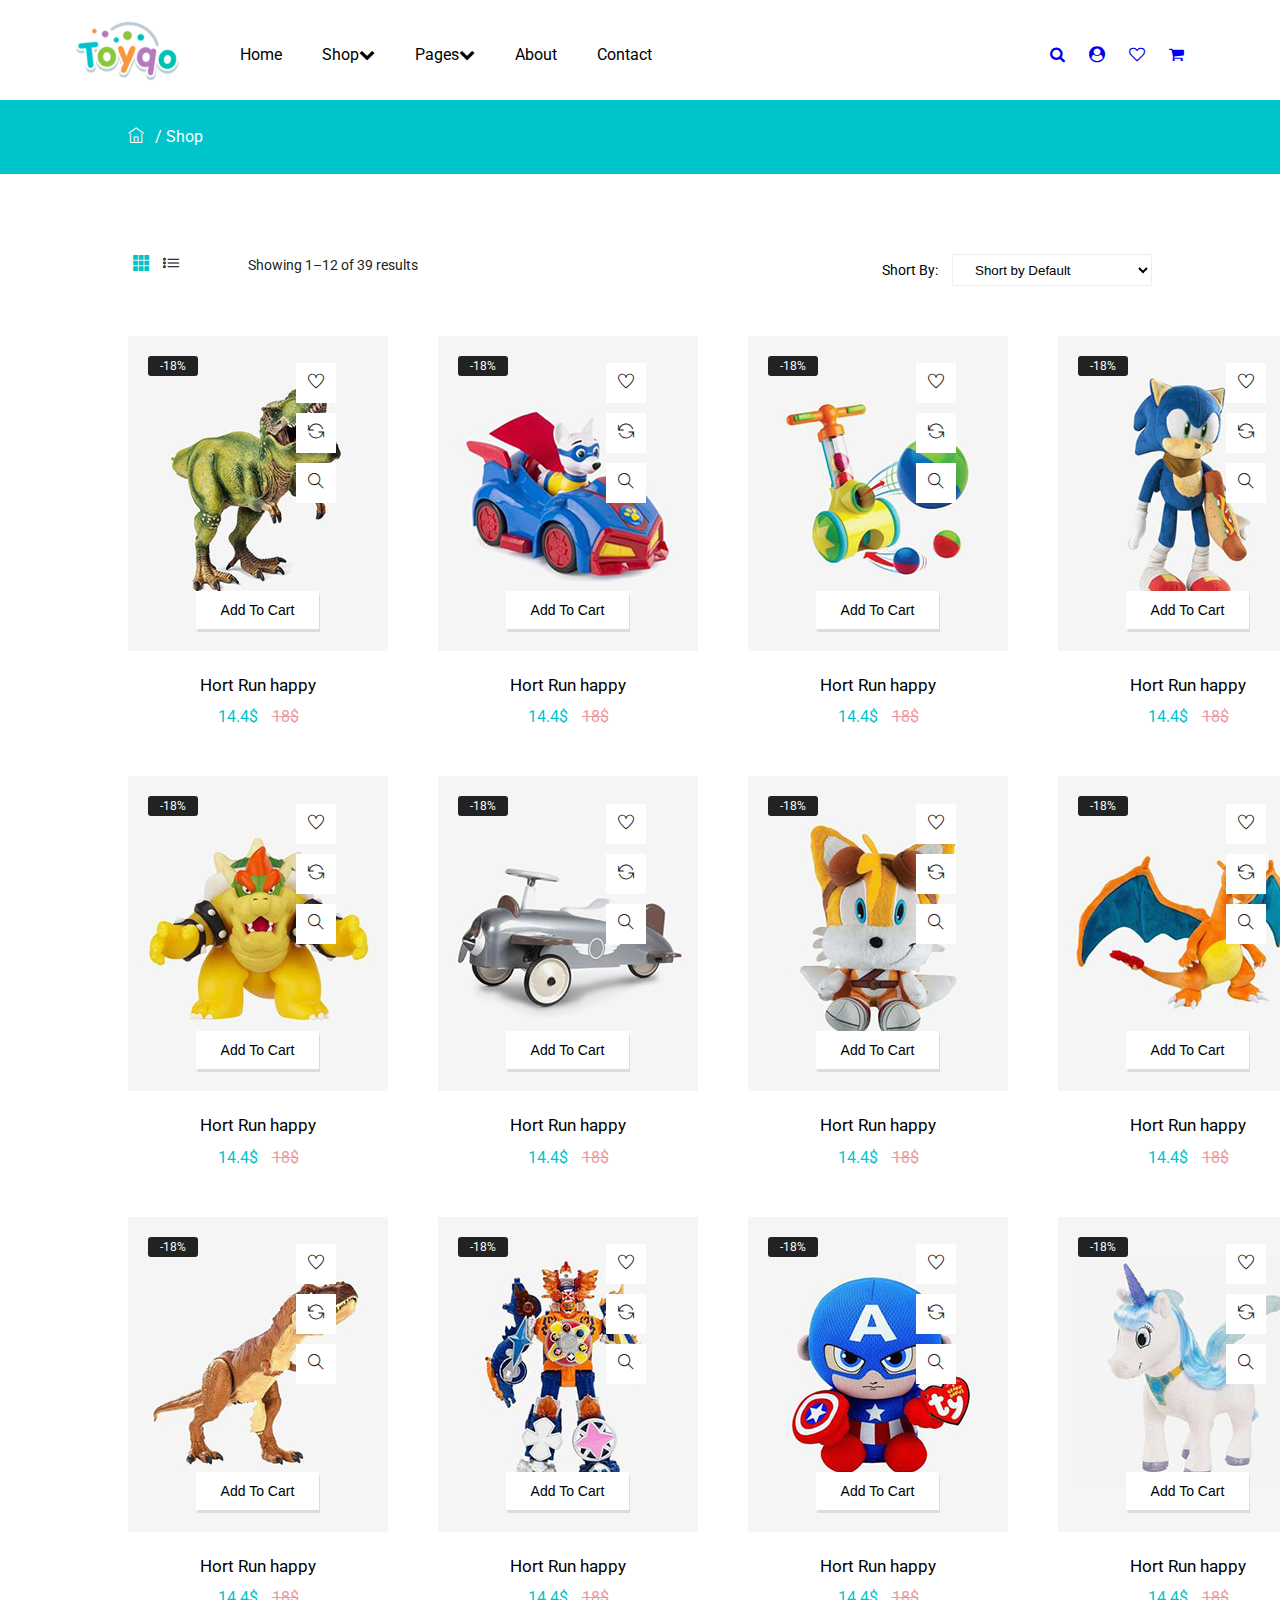
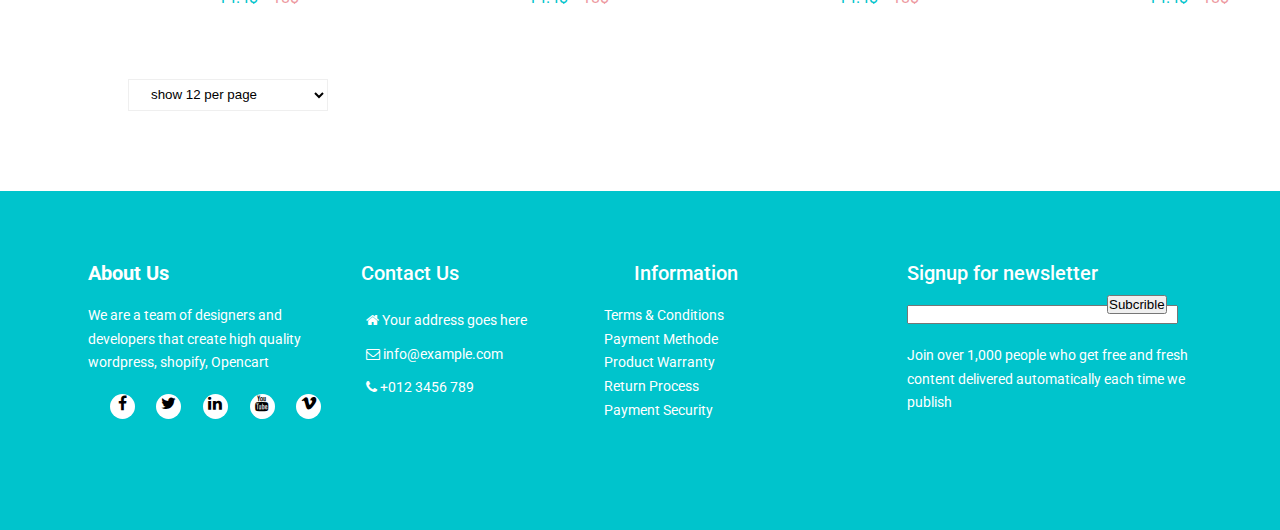
<file: shop.html>
<!DOCTYPE html>
<html lang="en">
<head>
    <meta charset="UTF-8">
    <meta http-equiv="X-UA-Compatible" content="IE=edge">
    <meta name="viewport" content="width=device-width, initial-scale=1.0">
    <title>Document</title>
    <link rel="stylesheet" href="./css/style_shop.css">
    <link rel="stylesheet" href="./css/themify-icons/themify-icons.css">


    <link href="https://cdn.jsdelivr.net/npm/bootstrap@5.1.3/dist/css/bootstrap.min.css" rel="stylesheet"
        integrity="sha384-1BmE4kWBq78iYhFldvKuhfTAU6auU8tT94WrHftjDbrCEXSU1oBoqyl2QvZ6jIW3" crossorigin="anonymous">
    
    <link rel="preconnect" href="https://fonts.googleapis.com">
    <link rel="preconnect" href="https://fonts.gstatic.com" crossorigin>
    <link
        href="https://fonts.googleapis.com/css2?family=Archivo:ital,wght@0,400;0,700;1,300&family=IBM+Plex+Sans+Thai+Looped:wght@700&family=Montserrat:wght@400;600&family=Roboto:ital,wght@0,300;0,400;0,500;0,700;1,300;1,400;1,500&display=swap"
        rel="stylesheet">
    <link rel="stylesheet" href="https://cdnjs.cloudflare.com/ajax/libs/font-awesome/4.7.0/css/font-awesome.css"
        integrity="sha512-5A8nwdMOWrSz20fDsjczgUidUBR8liPYU+WymTZP1lmY9G6Oc7HlZv156XqnsgNUzTyMefFTcsFH/tnJE/+xBg=="
        crossorigin="anonymous" referrerpolicy="no-referrer" />
    <link rel="stylesheet" href="https://cdnjs.cloudflare.com/ajax/libs/font-awesome/4.7.0/css/font-awesome.css"
        integrity="sha512-5A8nwdMOWrSz20fDsjczgUidUBR8liPYU+WymTZP1lmY9G6Oc7HlZv156XqnsgNUzTyMefFTcsFH/tnJE/+xBg=="
        crossorigin="anonymous" referrerpolicy="no-referrer" />
</head>
<body>
    <header id="header">
        <div class="header-inner">
            <a href="HomePage.html"><img src="img/logo.png" class="logo"></a>
            <div class="main-menu">
                <div class="main-menu-right">
                    <ul class="liv-nv">
                        <li class="main-menu-name"><a href="about.html"></a>Home</li>
                        <li class="main-menu-name">Shop<i class="fa fa-chevron-down" aria-hidden="true"></i></i>
                            <ul class="main-menu-items">
                                <p>Shop Layout</p>
                                <hr>
                                <li><a href="shop.html">Shop Grid</a></li>
                                <li><a href="#">Left Slidebar</a></li>
                                <li><a href="#">Right Slide</a></li>
                            </ul>
                        </li>
                        <li class="main-menu-name">Pages<i class="fa fa-chevron-down" aria-hidden="true"></i></i>
                            <ul class="main-menu-items">
                                <li><a href="about.html">About Us</a></li>
                                <li><a href="login.html">Login</a></li>
                                <li><a href="register.html">Register</a></li>
                            </ul>
                        </li>
                        <li><a href="about.html">About</a></li>
                        <li><a href="contact.html">Contact</a></li>
                    </ul>
                </div>
            </div>
            <div class="icons">
                <a href="#"><i class="fa fa-search" aria-hidden="true"></i></a>
                <a href="#"><i class="fa fa-user-circle" aria-hidden="true"></i></a>
                <a href="#"><i class="fa fa-heart-o" aria-hidden="true"></i></a>
                <a href="#"><i class="fa fa-shopping-cart" aria-hidden="true"></i></a>
            </div>
        </div>
    </header>

    <div id="header1">
        <p id="header-content">
            <a href="HomePage.html">
            <i class="ti-home ti-home-style"></i>
            </a>
            /  Shop
        </p>
    </div>

    <div id="section">
        <div id="section-option">
            <div id="section-option-1">
                <i class="ti-layout-grid3-alt ti-grid-style"></i>
                <i class="ti-list ti-list-style"></i>
               <span>Showing 1–12 of 39 results</span> 
                
            </div>
            <div id="section-option-2">
               <label for="filter">Short By:</label> 
            <select name="filter" class="filter">
                <option value="Short by Default">Short by Default</option>
                <option value="Short by Popularity">Short by Popularity</option>
            </select>
            </div>
        </div>
        <div id="section-content">
            <div class="grid-container">
                <div class="item">
                    <img src="./img/img-shop/1.jpg" alt="" class="item-image">
                    <div class="action">
                        <a class="action-wishlist" href="#"><i class="ti-heart"></i></a>
                        <a class="action-compare" href="#"><i class="ti-reload"></i></a>
                        <a class="action-quickview" href="#"><i class="ti-search"></i></a>
                    </div>
                    <div class="div-add-to-cart">
                        <button class="btn-add-to-cart">Add To Cart</button>
                    </div>
                    <span class="badges">
                        <span class="sale">-18%</span>
                    </span>
                    <div class="item-content">
                    <a href="#">Hort Run happy</a>
                    <span class="price">
                        <span class="new">14.4$</span>
                        <span class="old">18$</span>
                    </span>
                    </div>
                </div>
                <div class="item">
                    <img src="./img/img-shop/2.jpg" alt="" class="item-image">
                    <div class="action">
                        <a class="action-wishlist" href="#"><i class="ti-heart"></i></a>
                        <a class="action-compare" href="#"><i class="ti-reload"></i></a>
                        <a class="action-quickview" href="#"><i class="ti-search"></i></a>
                    </div>
                    <div class="div-add-to-cart">
                        <button class="btn-add-to-cart">Add To Cart</button>
                    </div>
                    <span class="badges">
                        <span class="sale">-18%</span>
                    </span>
                    <div class="item-content">
                    <a href="#">Hort Run happy</a>
                    <span class="price">
                        <span class="new">14.4$</span>
                        <span class="old">18$</span>
                    </span>
                    </div>
                </div>
                <div class="item">  
                    <img src="./img/img-shop/3.jpg" alt="" class="item-image">
                    <div class="action">
                        <a class="action-wishlist" href="#"><i class="ti-heart"></i></a>
                        <a class="action-compare" href="#"><i class="ti-reload"></i></a>
                        <a class="action-quickview" href="#"><i class="ti-search"></i></a>
                    </div>
                    <div class="div-add-to-cart">
                        <button class="btn-add-to-cart">Add To Cart</button>
                    </div>
                    <span class="badges">
                        <span class="sale">-18%</span>
                    </span>
                    <div class="item-content">
                    <a href="#">Hort Run happy</a>
                    <span class="price">
                        <span class="new">14.4$</span>
                        <span class="old">18$</span>
                    </span>
                    </div>
                </div>  
                <div class="item">
                    <img src="./img/img-shop/4.jpg" alt="" class="item-image">
                    <div class="action">
                        <a class="action-wishlist" href="#"><i class="ti-heart"></i></a>
                        <a class="action-compare" href="#"><i class="ti-reload"></i></a>
                        <a class="action-quickview" href="#"><i class="ti-search"></i></a>
                    </div>
                    <div class="div-add-to-cart">
                        <button class="btn-add-to-cart">Add To Cart</button>
                    </div>
                    <span class="badges">
                        <span class="sale">-18%</span>
                    </span>
                    <div class="item-content">
                    <a href="#">Hort Run happy</a>
                    <span class="price">
                        <span class="new">14.4$</span>
                        <span class="old">18$</span>
                    </span>
                    </div>
                </div>
                <div class="item">
                    <img src="./img/img-shop/5.jpg" alt="" class="item-image">
                    <div class="action">
                        <a class="action-wishlist" href="#"><i class="ti-heart"></i></a>
                        <a class="action-compare" href="#"><i class="ti-reload"></i></a>
                        <a class="action-quickview" href="#"><i class="ti-search"></i></a>
                    </div>
                    <div class="div-add-to-cart">
                        <button class="btn-add-to-cart">Add To Cart</button>
                    </div>
                    <span class="badges">
                        <span class="sale">-18%</span>
                    </span>
                    <div class="item-content">
                    <a href="#">Hort Run happy</a>
                    <span class="price">
                        <span class="new">14.4$</span>
                        <span class="old">18$</span>
                    </span>
                    </div>
                </div>
                <div class="item">
                    <img src="./img/img-shop/6.jpg" alt="" class="item-image">
                    <div class="action">
                        <a class="action-wishlist" href="#"><i class="ti-heart"></i></a>
                        <a class="action-compare" href="#"><i class="ti-reload"></i></a>
                        <a class="action-quickview" href="#"><i class="ti-search"></i></a>
                    </div>
                    <div class="div-add-to-cart">
                        <button class="btn-add-to-cart">Add To Cart</button>
                    </div>
                    <span class="badges">
                        <span class="sale">-18%</span>
                    </span>
                    <div class="item-content">
                    <a href="#">Hort Run happy</a>
                    <span class="price">
                        <span class="new">14.4$</span>
                        <span class="old">18$</span>
                    </span>
                    </div>
                </div>
                <div class="item">
                    <img src="./img/img-shop/7.jpg" alt="" class="item-image">
                    <div class="action">
                        <a class="action-wishlist" href="#"><i class="ti-heart"></i></a>
                        <a class="action-compare" href="#"><i class="ti-reload"></i></a>
                        <a class="action-quickview" href="#"><i class="ti-search"></i></a>
                    </div>
                    <div class="div-add-to-cart">
                        <button class="btn-add-to-cart">Add To Cart</button>
                    </div>
                    <span class="badges">
                        <span class="sale">-18%</span>
                    </span>
                    <div class="item-content">
                    <a href="#">Hort Run happy</a>
                    <span class="price">
                        <span class="new">14.4$</span>
                        <span class="old">18$</span>
                    </span>
                    </div>
                </div>
                <div class="item">
                    <img src="./img/img-shop/8.jpg" alt="" class="item-image">
                    <div class="action">
                        <a class="action-wishlist" href="#"><i class="ti-heart"></i></a>
                        <a class="action-compare" href="#"><i class="ti-reload"></i></a>
                        <a class="action-quickview" href="#"><i class="ti-search"></i></a>
                    </div>
                    <div class="div-add-to-cart">
                        <button class="btn-add-to-cart">Add To Cart</button>
                    </div>
                    <span class="badges">
                        <span class="sale">-18%</span>
                    </span>
                    <div class="item-content">
                    <a href="#">Hort Run happy</a>
                    <span class="price">
                        <span class="new">14.4$</span>
                        <span class="old">18$</span>
                    </span>
                    </div>
                </div>
                <div class="item">
                    <img src="./img/img-shop/9.jpg" alt="" class="item-image">
                    <div class="action">
                        <a class="action-wishlist" href="#"><i class="ti-heart"></i></a>
                        <a class="action-compare" href="#"><i class="ti-reload"></i></a>
                        <a class="action-quickview" href="#"><i class="ti-search"></i></a>
                    </div>
                    <div class="div-add-to-cart">
                        <button class="btn-add-to-cart">Add To Cart</button>
                    </div>
                    <span class="badges">
                        <span class="sale">-18%</span>
                    </span>
                    <div class="item-content">
                    <a href="#">Hort Run happy</a>
                    <span class="price">
                        <span class="new">14.4$</span>
                        <span class="old">18$</span>
                    </span>
                    </div>
                </div>
                <div class="item">
                    <img src="./img/img-shop/10.jpg" alt="" class="item-image">
                    <div class="action">
                        <a class="action-wishlist" href="#"><i class="ti-heart"></i></a>
                        <a class="action-compare" href="#"><i class="ti-reload"></i></a>
                        <a class="action-quickview" href="#"><i class="ti-search"></i></a>
                    </div>
                    <div class="div-add-to-cart">
                        <button class="btn-add-to-cart">Add To Cart</button>
                    </div>
                    <span class="badges">
                        <span class="sale">-18%</span>
                    </span>
                
                    <div class="item-content">
                    <a href="#">Hort Run happy</a>
                    <span class="price">
                        <span class="new">14.4$</span>
                        <span class="old">18$</span>
                    </span>
                    </div>
                </div>  
                <div class="item">
                    <img src="./img/img-shop/11.jpg" alt="" class="item-image">
                    <div class="action">
                        <a class="action-wishlist" href="#"><i class="ti-heart"></i></a>
                        <a class="action-compare" href="#"><i class="ti-reload"></i></a>
                        <a class="action-quickview" href="#"><i class="ti-search"></i></a>
                    </div>
                    <div class="div-add-to-cart">
                        <button class="btn-add-to-cart">Add To Cart</button>
                    </div>
                    <span class="badges">
                        <span class="sale">-18%</span>
                    </span>
                
                    <div class="item-content">
                    <a href="#">Hort Run happy</a>
                    <span class="price">
                        <span class="new">14.4$</span>
                        <span class="old">18$</span>
                    </span>
                    </div>
                </div>
                <div class="item">
                    <img src="./img/img-shop/12.jpg" alt="" class="item-image">
                    <div class="action">
                        <a class="action-wishlist" href="#"><i class="ti-heart"></i></a>
                        <a class="action-compare" href="#"><i class="ti-reload"></i></a>
                        <a class="action-quickview" href="#"><i class="ti-search"></i></a>
                    </div>
                    <div class="div-add-to-cart">
                        <button class="btn-add-to-cart">Add To Cart</button>
                    </div>
                    <span class="badges">
                        <span class="sale">-18%</span>
                    </span>
                
                    <div class="item-content">
                    <a href="#">Hort Run happy</a>
                    <span class="price">
                        <span class="new">14.4$</span>
                        <span class="old">18$</span>
                    </span>
                    </div>
                </div>
              </div>
        </div>
        <div id="section-footer">
            <select name="show" class="filter">
                <option value="Show 12 per page">show 12 per page</option>
            </select>
        </div>
    </div>

    <div class="container3">
        <div class="box4">
            <h1 class="title3">About Us</h1><br>
            <p>We are a team of designers and developers that create high quality wordpress, shopify, Opencart</p>
            <br>
            <div class="covericons">
                <span><i class="fa fa-facebook" aria-hidden="true"></i></span>
                <span><i class="fa fa-twitter" aria-hidden="true"></i></span>
                <span><i class="fa fa-linkedin" aria-hidden="true"></i></span>
                <span><i class="fa fa-youtube" aria-hidden="true"></i></span>
                <span><i class="fa fa-vimeo" aria-hidden="true"></i></span>
            </div>
        </div>
        <div class="box5">
            <h2 class="title4">Contact Us</h2><br>
            <li><span><i class="fa fa-home" aria-hidden="true"></i> Your address goes here</span></li>
            <li><a href=""></a><i class="fa fa-envelope-o" aria-hidden="true"></i> info@example.com</li>
            <li><a href=""></a><i class="fa fa-phone" aria-hidden="true"></i> +012 3456 789</li>
        </div>
        <div class="box6">
            <h2 class="title5">Information</h2><br>
            <ul>
                <li><a href="">Terms & Conditions</a></li>
                <li><a href="">Payment Methode</a></li>
                <li><a href="">Product Warranty</a></li>
                <li><a href="">Return Process</a></li>
                <li><a href="">Payment Security</a></li>
            </ul>
        </div>
        <div class="box7">
            <h2 class="title6">Signup for newsletter</h2><br>
            <div><input style="padding-right:90px ;" type="email"><button>Subcrible</button>
            </div>

            <p>Join over 1,000 people who get free and fresh content delivered automatically each time we publish</p>
        </div>
    </div>
</body>
</html>
</file>
<file: admin/admin-template/themify-icons/themify-icons.css>
@font-face {
	font-family: 'themify';
	src:url('fonts/themify.eot?-fvbane');
	src:url('fonts/themify.eot?#iefix-fvbane') format('embedded-opentype'),
		url('fonts/themify.woff?-fvbane') format('woff'),
		url('fonts/themify.ttf?-fvbane') format('truetype'),
		url('fonts/themify.svg?-fvbane#themify') format('svg');
	font-weight: normal;
	font-style: normal;
}

[class^="ti-"], [class*=" ti-"] {
	font-family: 'themify';
	speak: none;
	font-style: normal;
	font-weight: normal;
	font-variant: normal;
	text-transform: none;
	line-height: 1;

	/* Better Font Rendering =========== */
	-webkit-font-smoothing: antialiased;
	-moz-osx-font-smoothing: grayscale;
}

.ti-wand:before {
	content: "\e600";
}
.ti-volume:before {
	content: "\e601";
}
.ti-user:before {
	content: "\e602";
}
.ti-unlock:before {
	content: "\e603";
}
.ti-unlink:before {
	content: "\e604";
}
.ti-trash:before {
	content: "\e605";
}
.ti-thought:before {
	content: "\e606";
}
.ti-target:before {
	content: "\e607";
}
.ti-tag:before {
	content: "\e608";
}
.ti-tablet:before {
	content: "\e609";
}
.ti-star:before {
	content: "\e60a";
}
.ti-spray:before {
	content: "\e60b";
}
.ti-signal:before {
	content: "\e60c";
}
.ti-shopping-cart:before {
	content: "\e60d";
}
.ti-shopping-cart-full:before {
	content: "\e60e";
}
.ti-settings:before {
	content: "\e60f";
}
.ti-search:before {
	content: "\e610";
}
.ti-zoom-in:before {
	content: "\e611";
}
.ti-zoom-out:before {
	content: "\e612";
}
.ti-cut:before {
	content: "\e613";
}
.ti-ruler:before {
	content: "\e614";
}
.ti-ruler-pencil:before {
	content: "\e615";
}
.ti-ruler-alt:before {
	content: "\e616";
}
.ti-bookmark:before {
	content: "\e617";
}
.ti-bookmark-alt:before {
	content: "\e618";
}
.ti-reload:before {
	content: "\e619";
}
.ti-plus:before {
	content: "\e61a";
}
.ti-pin:before {
	content: "\e61b";
}
.ti-pencil:before {
	content: "\e61c";
}
.ti-pencil-alt:before {
	content: "\e61d";
}
.ti-paint-roller:before {
	content: "\e61e";
}
.ti-paint-bucket:before {
	content: "\e61f";
}
.ti-na:before {
	content: "\e620";
}
.ti-mobile:before {
	content: "\e621";
}
.ti-minus:before {
	content: "\e622";
}
.ti-medall:before {
	content: "\e623";
}
.ti-medall-alt:before {
	content: "\e624";
}
.ti-marker:before {
	content: "\e625";
}
.ti-marker-alt:before {
	content: "\e626";
}
.ti-arrow-up:before {
	content: "\e627";
}
.ti-arrow-right:before {
	content: "\e628";
}
.ti-arrow-left:before {
	content: "\e629";
}
.ti-arrow-down:before {
	content: "\e62a";
}
.ti-lock:before {
	content: "\e62b";
}
.ti-location-arrow:before {
	content: "\e62c";
}
.ti-link:before {
	content: "\e62d";
}
.ti-layout:before {
	content: "\e62e";
}
.ti-layers:before {
	content: "\e62f";
}
.ti-layers-alt:before {
	content: "\e630";
}
.ti-key:before {
	content: "\e631";
}
.ti-import:before {
	content: "\e632";
}
.ti-image:before {
	content: "\e633";
}
.ti-heart:before {
	content: "\e634";
}
.ti-heart-broken:before {
	content: "\e635";
}
.ti-hand-stop:before {
	content: "\e636";
}
.ti-hand-open:before {
	content: "\e637";
}
.ti-hand-drag:before {
	content: "\e638";
}
.ti-folder:before {
	content: "\e639";
}
.ti-flag:before {
	content: "\e63a";
}
.ti-flag-alt:before {
	content: "\e63b";
}
.ti-flag-alt-2:before {
	content: "\e63c";
}
.ti-eye:before {
	content: "\e63d";
}
.ti-export:before {
	content: "\e63e";
}
.ti-exchange-vertical:before {
	content: "\e63f";
}
.ti-desktop:before {
	content: "\e640";
}
.ti-cup:before {
	content: "\e641";
}
.ti-crown:before {
	content: "\e642";
}
.ti-comments:before {
	content: "\e643";
}
.ti-comment:before {
	content: "\e644";
}
.ti-comment-alt:before {
	content: "\e645";
}
.ti-close:before {
	content: "\e646";
}
.ti-clip:before {
	content: "\e647";
}
.ti-angle-up:before {
	content: "\e648";
}
.ti-angle-right:before {
	content: "\e649";
}
.ti-angle-left:before {
	content: "\e64a";
}
.ti-angle-down:before {
	content: "\e64b";
}
.ti-check:before {
	content: "\e64c";
}
.ti-check-box:before {
	content: "\e64d";
}
.ti-camera:before {
	content: "\e64e";
}
.ti-announcement:before {
	content: "\e64f";
}
.ti-brush:before {
	content: "\e650";
}
.ti-briefcase:before {
	content: "\e651";
}
.ti-bolt:before {
	content: "\e652";
}
.ti-bolt-alt:before {
	content: "\e653";
}
.ti-blackboard:before {
	content: "\e654";
}
.ti-bag:before {
	content: "\e655";
}
.ti-move:before {
	content: "\e656";
}
.ti-arrows-vertical:before {
	content: "\e657";
}
.ti-arrows-horizontal:before {
	content: "\e658";
}
.ti-fullscreen:before {
	content: "\e659";
}
.ti-arrow-top-right:before {
	content: "\e65a";
}
.ti-arrow-top-left:before {
	content: "\e65b";
}
.ti-arrow-circle-up:before {
	content: "\e65c";
}
.ti-arrow-circle-right:before {
	content: "\e65d";
}
.ti-arrow-circle-left:before {
	content: "\e65e";
}
.ti-arrow-circle-down:before {
	content: "\e65f";
}
.ti-angle-double-up:before {
	content: "\e660";
}
.ti-angle-double-right:before {
	content: "\e661";
}
.ti-angle-double-left:before {
	content: "\e662";
}
.ti-angle-double-down:before {
	content: "\e663";
}
.ti-zip:before {
	content: "\e664";
}
.ti-world:before {
	content: "\e665";
}
.ti-wheelchair:before {
	content: "\e666";
}
.ti-view-list:before {
	content: "\e667";
}
.ti-view-list-alt:before {
	content: "\e668";
}
.ti-view-grid:before {
	content: "\e669";
}
.ti-uppercase:before {
	content: "\e66a";
}
.ti-upload:before {
	content: "\e66b";
}
.ti-underline:before {
	content: "\e66c";
}
.ti-truck:before {
	content: "\e66d";
}
.ti-timer:before {
	content: "\e66e";
}
.ti-ticket:before {
	content: "\e66f";
}
.ti-thumb-up:before {
	content: "\e670";
}
.ti-thumb-down:before {
	content: "\e671";
}
.ti-text:before {
	content: "\e672";
}
.ti-stats-up:before {
	content: "\e673";
}
.ti-stats-down:before {
	content: "\e674";
}
.ti-split-v:before {
	content: "\e675";
}
.ti-split-h:before {
	content: "\e676";
}
.ti-smallcap:before {
	content: "\e677";
}
.ti-shine:before {
	content: "\e678";
}
.ti-shift-right:before {
	content: "\e679";
}
.ti-shift-left:before {
	content: "\e67a";
}
.ti-shield:before {
	content: "\e67b";
}
.ti-notepad:before {
	content: "\e67c";
}
.ti-server:before {
	content: "\e67d";
}
.ti-quote-right:before {
	content: "\e67e";
}
.ti-quote-left:before {
	content: "\e67f";
}
.ti-pulse:before {
	content: "\e680";
}
.ti-printer:before {
	content: "\e681";
}
.ti-power-off:before {
	content: "\e682";
}
.ti-plug:before {
	content: "\e683";
}
.ti-pie-chart:before {
	content: "\e684";
}
.ti-paragraph:before {
	content: "\e685";
}
.ti-panel:before {
	content: "\e686";
}
.ti-package:before {
	content: "\e687";
}
.ti-music:before {
	content: "\e688";
}
.ti-music-alt:before {
	content: "\e689";
}
.ti-mouse:before {
	content: "\e68a";
}
.ti-mouse-alt:before {
	content: "\e68b";
}
.ti-money:before {
	content: "\e68c";
}
.ti-microphone:before {
	content: "\e68d";
}
.ti-menu:before {
	content: "\e68e";
}
.ti-menu-alt:before {
	content: "\e68f";
}
.ti-map:before {
	content: "\e690";
}
.ti-map-alt:before {
	content: "\e691";
}
.ti-loop:before {
	content: "\e692";
}
.ti-location-pin:before {
	content: "\e693";
}
.ti-list:before {
	content: "\e694";
}
.ti-light-bulb:before {
	content: "\e695";
}
.ti-Italic:before {
	content: "\e696";
}
.ti-info:before {
	content: "\e697";
}
.ti-infinite:before {
	content: "\e698";
}
.ti-id-badge:before {
	content: "\e699";
}
.ti-hummer:before {
	content: "\e69a";
}
.ti-home:before {
	content: "\e69b";
}
.ti-help:before {
	content: "\e69c";
}
.ti-headphone:before {
	content: "\e69d";
}
.ti-harddrives:before {
	content: "\e69e";
}
.ti-harddrive:before {
	content: "\e69f";
}
.ti-gift:before {
	content: "\e6a0";
}
.ti-game:before {
	content: "\e6a1";
}
.ti-filter:before {
	content: "\e6a2";
}
.ti-files:before {
	content: "\e6a3";
}
.ti-file:before {
	content: "\e6a4";
}
.ti-eraser:before {
	content: "\e6a5";
}
.ti-envelope:before {
	content: "\e6a6";
}
.ti-download:before {
	content: "\e6a7";
}
.ti-direction:before {
	content: "\e6a8";
}
.ti-direction-alt:before {
	content: "\e6a9";
}
.ti-dashboard:before {
	content: "\e6aa";
}
.ti-control-stop:before {
	content: "\e6ab";
}
.ti-control-shuffle:before {
	content: "\e6ac";
}
.ti-control-play:before {
	content: "\e6ad";
}
.ti-control-pause:before {
	content: "\e6ae";
}
.ti-control-forward:before {
	content: "\e6af";
}
.ti-control-backward:before {
	content: "\e6b0";
}
.ti-cloud:before {
	content: "\e6b1";
}
.ti-cloud-up:before {
	content: "\e6b2";
}
.ti-cloud-down:before {
	content: "\e6b3";
}
.ti-clipboard:before {
	content: "\e6b4";
}
.ti-car:before {
	content: "\e6b5";
}
.ti-calendar:before {
	content: "\e6b6";
}
.ti-book:before {
	content: "\e6b7";
}
.ti-bell:before {
	content: "\e6b8";
}
.ti-basketball:before {
	content: "\e6b9";
}
.ti-bar-chart:before {
	content: "\e6ba";
}
.ti-bar-chart-alt:before {
	content: "\e6bb";
}
.ti-back-right:before {
	content: "\e6bc";
}
.ti-back-left:before {
	content: "\e6bd";
}
.ti-arrows-corner:before {
	content: "\e6be";
}
.ti-archive:before {
	content: "\e6bf";
}
.ti-anchor:before {
	content: "\e6c0";
}
.ti-align-right:before {
	content: "\e6c1";
}
.ti-align-left:before {
	content: "\e6c2";
}
.ti-align-justify:before {
	content: "\e6c3";
}
.ti-align-center:before {
	content: "\e6c4";
}
.ti-alert:before {
	content: "\e6c5";
}
.ti-alarm-clock:before {
	content: "\e6c6";
}
.ti-agenda:before {
	content: "\e6c7";
}
.ti-write:before {
	content: "\e6c8";
}
.ti-window:before {
	content: "\e6c9";
}
.ti-widgetized:before {
	content: "\e6ca";
}
.ti-widget:before {
	content: "\e6cb";
}
.ti-widget-alt:before {
	content: "\e6cc";
}
.ti-wallet:before {
	content: "\e6cd";
}
.ti-video-clapper:before {
	content: "\e6ce";
}
.ti-video-camera:before {
	content: "\e6cf";
}
.ti-vector:before {
	content: "\e6d0";
}
.ti-themify-logo:before {
	content: "\e6d1";
}
.ti-themify-favicon:before {
	content: "\e6d2";
}
.ti-themify-favicon-alt:before {
	content: "\e6d3";
}
.ti-support:before {
	content: "\e6d4";
}
.ti-stamp:before {
	content: "\e6d5";
}
.ti-split-v-alt:before {
	content: "\e6d6";
}
.ti-slice:before {
	content: "\e6d7";
}
.ti-shortcode:before {
	content: "\e6d8";
}
.ti-shift-right-alt:before {
	content: "\e6d9";
}
.ti-shift-left-alt:before {
	content: "\e6da";
}
.ti-ruler-alt-2:before {
	content: "\e6db";
}
.ti-receipt:before {
	content: "\e6dc";
}
.ti-pin2:before {
	content: "\e6dd";
}
.ti-pin-alt:before {
	content: "\e6de";
}
.ti-pencil-alt2:before {
	content: "\e6df";
}
.ti-palette:before {
	content: "\e6e0";
}
.ti-more:before {
	content: "\e6e1";
}
.ti-more-alt:before {
	content: "\e6e2";
}
.ti-microphone-alt:before {
	content: "\e6e3";
}
.ti-magnet:before {
	content: "\e6e4";
}
.ti-line-double:before {
	content: "\e6e5";
}
.ti-line-dotted:before {
	content: "\e6e6";
}
.ti-line-dashed:before {
	content: "\e6e7";
}
.ti-layout-width-full:before {
	content: "\e6e8";
}
.ti-layout-width-default:before {
	content: "\e6e9";
}
.ti-layout-width-default-alt:before {
	content: "\e6ea";
}
.ti-layout-tab:before {
	content: "\e6eb";
}
.ti-layout-tab-window:before {
	content: "\e6ec";
}
.ti-layout-tab-v:before {
	content: "\e6ed";
}
.ti-layout-tab-min:before {
	content: "\e6ee";
}
.ti-layout-slider:before {
	content: "\e6ef";
}
.ti-layout-slider-alt:before {
	content: "\e6f0";
}
.ti-layout-sidebar-right:before {
	content: "\e6f1";
}
.ti-layout-sidebar-none:before {
	content: "\e6f2";
}
.ti-layout-sidebar-left:before {
	content: "\e6f3";
}
.ti-layout-placeholder:before {
	content: "\e6f4";
}
.ti-layout-menu:before {
	content: "\e6f5";
}
.ti-layout-menu-v:before {
	content: "\e6f6";
}
.ti-layout-menu-separated:before {
	content: "\e6f7";
}
.ti-layout-menu-full:before {
	content: "\e6f8";
}
.ti-layout-media-right-alt:before {
	content: "\e6f9";
}
.ti-layout-media-right:before {
	content: "\e6fa";
}
.ti-layout-media-overlay:before {
	content: "\e6fb";
}
.ti-layout-media-overlay-alt:before {
	content: "\e6fc";
}
.ti-layout-media-overlay-alt-2:before {
	content: "\e6fd";
}
.ti-layout-media-left-alt:before {
	content: "\e6fe";
}
.ti-layout-media-left:before {
	content: "\e6ff";
}
.ti-layout-media-center-alt:before {
	content: "\e700";
}
.ti-layout-media-center:before {
	content: "\e701";
}
.ti-layout-list-thumb:before {
	content: "\e702";
}
.ti-layout-list-thumb-alt:before {
	content: "\e703";
}
.ti-layout-list-post:before {
	content: "\e704";
}
.ti-layout-list-large-image:before {
	content: "\e705";
}
.ti-layout-line-solid:before {
	content: "\e706";
}
.ti-layout-grid4:before {
	content: "\e707";
}
.ti-layout-grid3:before {
	content: "\e708";
}
.ti-layout-grid2:before {
	content: "\e709";
}
.ti-layout-grid2-thumb:before {
	content: "\e70a";
}
.ti-layout-cta-right:before {
	content: "\e70b";
}
.ti-layout-cta-left:before {
	content: "\e70c";
}
.ti-layout-cta-center:before {
	content: "\e70d";
}
.ti-layout-cta-btn-right:before {
	content: "\e70e";
}
.ti-layout-cta-btn-left:before {
	content: "\e70f";
}
.ti-layout-column4:before {
	content: "\e710";
}
.ti-layout-column3:before {
	content: "\e711";
}
.ti-layout-column2:before {
	content: "\e712";
}
.ti-layout-accordion-separated:before {
	content: "\e713";
}
.ti-layout-accordion-merged:before {
	content: "\e714";
}
.ti-layout-accordion-list:before {
	content: "\e715";
}
.ti-ink-pen:before {
	content: "\e716";
}
.ti-info-alt:before {
	content: "\e717";
}
.ti-help-alt:before {
	content: "\e718";
}
.ti-headphone-alt:before {
	content: "\e719";
}
.ti-hand-point-up:before {
	content: "\e71a";
}
.ti-hand-point-right:before {
	content: "\e71b";
}
.ti-hand-point-left:before {
	content: "\e71c";
}
.ti-hand-point-down:before {
	content: "\e71d";
}
.ti-gallery:before {
	content: "\e71e";
}
.ti-face-smile:before {
	content: "\e71f";
}
.ti-face-sad:before {
	content: "\e720";
}
.ti-credit-card:before {
	content: "\e721";
}
.ti-control-skip-forward:before {
	content: "\e722";
}
.ti-control-skip-backward:before {
	content: "\e723";
}
.ti-control-record:before {
	content: "\e724";
}
.ti-control-eject:before {
	content: "\e725";
}
.ti-comments-smiley:before {
	content: "\e726";
}
.ti-brush-alt:before {
	content: "\e727";
}
.ti-youtube:before {
	content: "\e728";
}
.ti-vimeo:before {
	content: "\e729";
}
.ti-twitter:before {
	content: "\e72a";
}
.ti-time:before {
	content: "\e72b";
}
.ti-tumblr:before {
	content: "\e72c";
}
.ti-skype:before {
	content: "\e72d";
}
.ti-share:before {
	content: "\e72e";
}
.ti-share-alt:before {
	content: "\e72f";
}
.ti-rocket:before {
	content: "\e730";
}
.ti-pinterest:before {
	content: "\e731";
}
.ti-new-window:before {
	content: "\e732";
}
.ti-microsoft:before {
	content: "\e733";
}
.ti-list-ol:before {
	content: "\e734";
}
.ti-linkedin:before {
	content: "\e735";
}
.ti-layout-sidebar-2:before {
	content: "\e736";
}
.ti-layout-grid4-alt:before {
	content: "\e737";
}
.ti-layout-grid3-alt:before {
	content: "\e738";
}
.ti-layout-grid2-alt:before {
	content: "\e739";
}
.ti-layout-column4-alt:before {
	content: "\e73a";
}
.ti-layout-column3-alt:before {
	content: "\e73b";
}
.ti-layout-column2-alt:before {
	content: "\e73c";
}
.ti-instagram:before {
	content: "\e73d";
}
.ti-google:before {
	content: "\e73e";
}
.ti-github:before {
	content: "\e73f";
}
.ti-flickr:before {
	content: "\e740";
}
.ti-facebook:before {
	content: "\e741";
}
.ti-dropbox:before {
	content: "\e742";
}
.ti-dribbble:before {
	content: "\e743";
}
.ti-apple:before {
	content: "\e744";
}
.ti-android:before {
	content: "\e745";
}
.ti-save:before {
	content: "\e746";
}
.ti-save-alt:before {
	content: "\e747";
}
.ti-yahoo:before {
	content: "\e748";
}
.ti-wordpress:before {
	content: "\e749";
}
.ti-vimeo-alt:before {
	content: "\e74a";
}
.ti-twitter-alt:before {
	content: "\e74b";
}
.ti-tumblr-alt:before {
	content: "\e74c";
}
.ti-trello:before {
	content: "\e74d";
}
.ti-stack-overflow:before {
	content: "\e74e";
}
.ti-soundcloud:before {
	content: "\e74f";
}
.ti-sharethis:before {
	content: "\e750";
}
.ti-sharethis-alt:before {
	content: "\e751";
}
.ti-reddit:before {
	content: "\e752";
}
.ti-pinterest-alt:before {
	content: "\e753";
}
.ti-microsoft-alt:before {
	content: "\e754";
}
.ti-linux:before {
	content: "\e755";
}
.ti-jsfiddle:before {
	content: "\e756";
}
.ti-joomla:before {
	content: "\e757";
}
.ti-html5:before {
	content: "\e758";
}
.ti-flickr-alt:before {
	content: "\e759";
}
.ti-email:before {
	content: "\e75a";
}
.ti-drupal:before {
	content: "\e75b";
}
.ti-dropbox-alt:before {
	content: "\e75c";
}
.ti-css3:before {
	content: "\e75d";
}
.ti-rss:before {
	content: "\e75e";
}
.ti-rss-alt:before {
	content: "\e75f";
}
</file>
<file: admin/admin-template/style.css>
* {
    padding: 0px;
    margin: 0px;
    box-sizing: border-box;
}

body
{
    overflow-x: hidden;
}
.container {
    position: relative;
    width: 100%;
}

.navigation {
    position: fixed;
    width: 300px;
    background-color: #00c4cc;
    height: 100%;
    transition: 0.5s;
    overflow:hidden;
}
.navigation.active{
    width: 60px;
}

.navigation ul {
    width: 100%;
    position:absolute;
    top:0;
    left:0;
}

.navigation ul li{
    position: relative;
    width: 100%;
    list-style: none;
}

.navigation ul li:hover {
    background-color: #03a9f4;
}

.navigation ul li:nth-child(1) {
    margin-bottom: 20px;
}

.navigation ul li:nth-child(1):hover {
    background: transparent;
}

.navigation ul li a {
    position: relative;
    display: block;
    width: 100%;
    display: flex;
    text-decoration: none;
    color:#fff;
}

.navigation ul li a .icon {
    position: relative;
    display: block;
    min-width: 60px;
    height: 60px;
    line-height: 60px;
    text-align: center;
    
}

.navigation ul li a .icon ti{
color:#fff;
font-size: 24px;
}

.navigation ul li a .title {
    position: relative;
    display: block;
    padding:0 10px;
    height: 60px;
    line-height: 60px;
    white-space: nowrap;
}

.main {
    position: absolute;
    width: calc(100% - 300px);
    left:  300px;
    min-height: 100vh;
    background: #f5f5f5;
    transition: 0.5s;
}

.main.active{
    width: calc(100% - 60px);
    left: 60px;
}
.main .topbar {
    width: 100%;
    background:#fff;
    height: 60px;
    padding:0 10px;
    display: flex;
    justify-content: space-between;
    align-items: center;
}
.toggle {
    position: relative;
     width: 60px;
     height: 60px;
     cursor: pointer;
}
.toggle .ti-menu::before{
    position: absolute;
    width: 100%;
    height: 100%;
    line-height: 60px;
    font-size: 24px;
    text-align: center;
    color:#111;
}
.search
{
    position: relative;
    width: 400px;
    margin: 0 10px;
}
.search label{
    position: relative;
    width: 100%;
}
.search label input {
    width: 100%;
    height: 40px;
    border-radius: 40px;
    padding: 5px 20px;
    padding-left: 35px;
    outline: none;
    border: 1px solid rgba(0,0,0,0.2);
}
.search label .ti
{
    position: absolute;
    left: 15px;
    top: 4px;
}
.user
{
    position: relative;
    min-width: 50px;
    width: 50px;
    height: 50px;
    border-radius: 50%;
    overflow: hidden;
    cursor: pointer;
}
.user img
{
    position: absolute;
    top: 0;
    left: 0;
    width: 100%;
    height: 100%;
    object-fit: cover;
}
.cardBox 
{
    position:relative;
    width: 100%;
    padding: 20px;
    display: grid;
    grid-template-columns: repeat(4,1fr);
    grid-gap: 20px;
}
.cardBox .card 
{
    position: relative;
    background: #fff;
    padding: 20px;
    display: flex;
    justify-content: space-between;
    cursor: pointer;
}
.cardBox .card .numbers
{
    position: relative;
    font-size: 2em;
    font-weight: 500;
}
.cardBox .card .cardName
{
    color:#999;
}
.cardBox .card .iconBox
{
    font-size: 2.5em;
    color: #03a9f4;
}
.details
{
    position: relative;
    width: 100%;
    padding: 20px;
    padding-top: 0;
    display: grid;
    grid-gap:20px;
    grid-template-columns: 2fr 1fr;
}
.details .recentOrders
 {
    position: relative;
    min-height: 530px;
    background: #fff;
    padding: 20px;
}
.cardHeader
{
    display: flex;
    justify-content: space-between;
    align-items: flex-start;
}
.cardHeader h2
{
    font-weight: 600;
}
.btn
{
    position: relative;
    padding: 5px 10px;
    background: #03a9f4;
    text-decoration: none;
    border-radius: 6px;
}
.details table
{
    width: 100%;
    border-collapse: collapse;
    margin-top: 10px;
}
.details table thead td
{
    font-weight: 600;
}
.details .recentOrders table tr 
{
    border-bottom: 1px solid rgba(0,0,0,0.1);
}
.details .recentOrders table tr:last-child
{
    border-bottom: none;
}

.details .recentOrders table tbody tr:hover 
{
    background: #03a9f4;
    color: #fff;
}
.details .recentOrders table tr td
{
    padding: 9px 5px;
}
.details .recentOrders table thead tr td:last-child,
.details .recentOrders table tbody tr td:last-child
{
    text-align: right;
} 
.details .recentOrders table thead tr td:nth-child(2),
.details .recentOrders table tbody tr td:nth-child(2)
{
    text-align: right;
    padding-right: 20px;
} 
.details .recentOrders table thead tr td:nth-child(3),
.details .recentOrders table tbody tr td:nth-child(3)
{
    text-align: center;
} 
.status
{
    position: relative;
    padding: 2px 4px;
    background: #f00;
    color:#fff;
    border-radius: 4px;
    font-size: 14px;
    font-weight: 300;
    letter-spacing: 1px;
}
.delivered
{
    background: #8de02c;
}
.pending
{
    background: #f9ca3f;
}
.return
{
    background: #f00;
}
.inprogress 
{
    background: #1795ce;
}
.details .recentCustomers
{
    position: relative;
    min-height: 530px;
    background: #fff;
    padding: 20px;
}
.details .recentCustomers .imgBx
{
    position: relative;
    width: 40px;
    height: 40px;
    border-radius: 50%;
    overflow: hidden;
}
.details .recentCustomers .imgBx img
{
    position: absolute;
    top: 0;
    left: 0;
    width: 100%;
    height: 100%;
    object-fit: cover;
}
.details .recentCustomers table tr td span
{
    font-size: 14px;
    color: #999;
}
.details .recentCustomers table tr:hover,
.details .recentCustomers table tr:hover td h4 span
{
background: #03a9f4;
color: #fff;
}
.details .recentCustomers table tr td
{
    padding: 7px 10px;
}
.details .recentCustomers table tr td h4
{
    font-size: 16px;
    font-weight: 500;
    line-height: 1.2em;
}
/*  RESPONSIVE*/
@media (max-width: 992px)
{
    .navigation
    {
        left: -300px;
    }
    .navigation.active
    {
        left: 0px;
    }
    .main {
        width: 100%;
        left:0;
    }
    .main.active
    {
        width: calc(100% - 300px);
        left: 300px;
    }
    .cardBox
    {
        grid-template-columns: repeat(2,1fr);
    }
}

@media (max-width: 758px)
{
    .details
    {
        grid-template-columns: repeat(1,1fr);
    }
    .cardHeader h2 
    {
        font-size: 18px;
        font-weight: 600;
    }
}

@media (max-width: 480px)
{
    .cardBox
      {
        grid-template-columns: repeat(1,1fr);
    }
    .details .recentOrders
    {
        overflow-x: auto;
    }
    .details .recentOrders table
    {
        width: 600px;
    }
    .navigation
    {
        width: 100%;
        left: -100%;
        z-index: 1000;
    }
    .navigation.active 
    {
        width: 100%;
        left: 0;
    }
    .toggle.active
    {
        position: fixed;
        z-index: 10000;
        right: 0;
        left: initial;
    }
    .toggle.active::before
    {
        color: #fff;
    }
    .main,
    .main.active
    {
        width: 100%;
        left: 0;
    }
}
</file>
<file: css/themify-icons/demo-files/demo.css>
body {
	font: normal 1em/1.5em Arial, Helvetica, sans-serif;
	max-width: 90%;
	margin: 30px auto 0;
}
h1, h3 {
	font-weight: normal;
}
h3 {
	font-size: 1.4;
	text-transform: uppercase;
	letter-spacing: 1px;
}

.icon-section {
	margin: 0 0 3em;
	clear: both;
	overflow: hidden;
}
.icon-container {
	width: 240px; 
	padding: .7em 0;
	float: left; 
	position: relative;
	text-align: left;
}
.icon-container [class^="ti-"], 
.icon-container [class*=" ti-"] {
	color: #000;
	position: absolute;
	margin-top: 3px;
	transition: .3s;
}
.icon-container:hover [class^="ti-"],
.icon-container:hover [class*=" ti-"] {
	font-size: 2.2em;
	margin-top: -5px;
}
.icon-container:hover .icon-name {
	color: #000;
}
.icon-name {
	color: #aaa;
	margin-left: 35px;
	font-size: .8em;
	transition: .3s;
}
.icon-container:hover .icon-name {
	margin-left: 45px;
}
</file>
<file: css/themify-icons/themify-icons.css>
@font-face {
	font-family: 'themify';
	src:url('fonts/themify.eot?-fvbane');
	src:url('fonts/themify.eot?#iefix-fvbane') format('embedded-opentype'),
		url('fonts/themify.woff?-fvbane') format('woff'),
		url('fonts/themify.ttf?-fvbane') format('truetype'),
		url('fonts/themify.svg?-fvbane#themify') format('svg');
	font-weight: normal;
	font-style: normal;
}

[class^="ti-"], [class*=" ti-"] {
	font-family: 'themify';
	speak: none;
	font-style: normal;
	font-weight: normal;
	font-variant: normal;
	text-transform: none;
	line-height: 1;

	/* Better Font Rendering =========== */
	-webkit-font-smoothing: antialiased;
	-moz-osx-font-smoothing: grayscale;
}

.ti-wand:before {
	content: "\e600";
}
.ti-volume:before {
	content: "\e601";
}
.ti-user:before {
	content: "\e602";
}
.ti-unlock:before {
	content: "\e603";
}
.ti-unlink:before {
	content: "\e604";
}
.ti-trash:before {
	content: "\e605";
}
.ti-thought:before {
	content: "\e606";
}
.ti-target:before {
	content: "\e607";
}
.ti-tag:before {
	content: "\e608";
}
.ti-tablet:before {
	content: "\e609";
}
.ti-star:before {
	content: "\e60a";
}
.ti-spray:before {
	content: "\e60b";
}
.ti-signal:before {
	content: "\e60c";
}
.ti-shopping-cart:before {
	content: "\e60d";
}
.ti-shopping-cart-full:before {
	content: "\e60e";
}
.ti-settings:before {
	content: "\e60f";
}
.ti-search:before {
	content: "\e610";
}
.ti-zoom-in:before {
	content: "\e611";
}
.ti-zoom-out:before {
	content: "\e612";
}
.ti-cut:before {
	content: "\e613";
}
.ti-ruler:before {
	content: "\e614";
}
.ti-ruler-pencil:before {
	content: "\e615";
}
.ti-ruler-alt:before {
	content: "\e616";
}
.ti-bookmark:before {
	content: "\e617";
}
.ti-bookmark-alt:before {
	content: "\e618";
}
.ti-reload:before {
	content: "\e619";
}
.ti-plus:before {
	content: "\e61a";
}
.ti-pin:before {
	content: "\e61b";
}
.ti-pencil:before {
	content: "\e61c";
}
.ti-pencil-alt:before {
	content: "\e61d";
}
.ti-paint-roller:before {
	content: "\e61e";
}
.ti-paint-bucket:before {
	content: "\e61f";
}
.ti-na:before {
	content: "\e620";
}
.ti-mobile:before {
	content: "\e621";
}
.ti-minus:before {
	content: "\e622";
}
.ti-medall:before {
	content: "\e623";
}
.ti-medall-alt:before {
	content: "\e624";
}
.ti-marker:before {
	content: "\e625";
}
.ti-marker-alt:before {
	content: "\e626";
}
.ti-arrow-up:before {
	content: "\e627";
}
.ti-arrow-right:before {
	content: "\e628";
}
.ti-arrow-left:before {
	content: "\e629";
}
.ti-arrow-down:before {
	content: "\e62a";
}
.ti-lock:before {
	content: "\e62b";
}
.ti-location-arrow:before {
	content: "\e62c";
}
.ti-link:before {
	content: "\e62d";
}
.ti-layout:before {
	content: "\e62e";
}
.ti-layers:before {
	content: "\e62f";
}
.ti-layers-alt:before {
	content: "\e630";
}
.ti-key:before {
	content: "\e631";
}
.ti-import:before {
	content: "\e632";
}
.ti-image:before {
	content: "\e633";
}
.ti-heart:before {
	content: "\e634";
}
.ti-heart-broken:before {
	content: "\e635";
}
.ti-hand-stop:before {
	content: "\e636";
}
.ti-hand-open:before {
	content: "\e637";
}
.ti-hand-drag:before {
	content: "\e638";
}
.ti-folder:before {
	content: "\e639";
}
.ti-flag:before {
	content: "\e63a";
}
.ti-flag-alt:before {
	content: "\e63b";
}
.ti-flag-alt-2:before {
	content: "\e63c";
}
.ti-eye:before {
	content: "\e63d";
}
.ti-export:before {
	content: "\e63e";
}
.ti-exchange-vertical:before {
	content: "\e63f";
}
.ti-desktop:before {
	content: "\e640";
}
.ti-cup:before {
	content: "\e641";
}
.ti-crown:before {
	content: "\e642";
}
.ti-comments:before {
	content: "\e643";
}
.ti-comment:before {
	content: "\e644";
}
.ti-comment-alt:before {
	content: "\e645";
}
.ti-close:before {
	content: "\e646";
}
.ti-clip:before {
	content: "\e647";
}
.ti-angle-up:before {
	content: "\e648";
}
.ti-angle-right:before {
	content: "\e649";
}
.ti-angle-left:before {
	content: "\e64a";
}
.ti-angle-down:before {
	content: "\e64b";
}
.ti-check:before {
	content: "\e64c";
}
.ti-check-box:before {
	content: "\e64d";
}
.ti-camera:before {
	content: "\e64e";
}
.ti-announcement:before {
	content: "\e64f";
}
.ti-brush:before {
	content: "\e650";
}
.ti-briefcase:before {
	content: "\e651";
}
.ti-bolt:before {
	content: "\e652";
}
.ti-bolt-alt:before {
	content: "\e653";
}
.ti-blackboard:before {
	content: "\e654";
}
.ti-bag:before {
	content: "\e655";
}
.ti-move:before {
	content: "\e656";
}
.ti-arrows-vertical:before {
	content: "\e657";
}
.ti-arrows-horizontal:before {
	content: "\e658";
}
.ti-fullscreen:before {
	content: "\e659";
}
.ti-arrow-top-right:before {
	content: "\e65a";
}
.ti-arrow-top-left:before {
	content: "\e65b";
}
.ti-arrow-circle-up:before {
	content: "\e65c";
}
.ti-arrow-circle-right:before {
	content: "\e65d";
}
.ti-arrow-circle-left:before {
	content: "\e65e";
}
.ti-arrow-circle-down:before {
	content: "\e65f";
}
.ti-angle-double-up:before {
	content: "\e660";
}
.ti-angle-double-right:before {
	content: "\e661";
}
.ti-angle-double-left:before {
	content: "\e662";
}
.ti-angle-double-down:before {
	content: "\e663";
}
.ti-zip:before {
	content: "\e664";
}
.ti-world:before {
	content: "\e665";
}
.ti-wheelchair:before {
	content: "\e666";
}
.ti-view-list:before {
	content: "\e667";
}
.ti-view-list-alt:before {
	content: "\e668";
}
.ti-view-grid:before {
	content: "\e669";
}
.ti-uppercase:before {
	content: "\e66a";
}
.ti-upload:before {
	content: "\e66b";
}
.ti-underline:before {
	content: "\e66c";
}
.ti-truck:before {
	content: "\e66d";
}
.ti-timer:before {
	content: "\e66e";
}
.ti-ticket:before {
	content: "\e66f";
}
.ti-thumb-up:before {
	content: "\e670";
}
.ti-thumb-down:before {
	content: "\e671";
}
.ti-text:before {
	content: "\e672";
}
.ti-stats-up:before {
	content: "\e673";
}
.ti-stats-down:before {
	content: "\e674";
}
.ti-split-v:before {
	content: "\e675";
}
.ti-split-h:before {
	content: "\e676";
}
.ti-smallcap:before {
	content: "\e677";
}
.ti-shine:before {
	content: "\e678";
}
.ti-shift-right:before {
	content: "\e679";
}
.ti-shift-left:before {
	content: "\e67a";
}
.ti-shield:before {
	content: "\e67b";
}
.ti-notepad:before {
	content: "\e67c";
}
.ti-server:before {
	content: "\e67d";
}
.ti-quote-right:before {
	content: "\e67e";
}
.ti-quote-left:before {
	content: "\e67f";
}
.ti-pulse:before {
	content: "\e680";
}
.ti-printer:before {
	content: "\e681";
}
.ti-power-off:before {
	content: "\e682";
}
.ti-plug:before {
	content: "\e683";
}
.ti-pie-chart:before {
	content: "\e684";
}
.ti-paragraph:before {
	content: "\e685";
}
.ti-panel:before {
	content: "\e686";
}
.ti-package:before {
	content: "\e687";
}
.ti-music:before {
	content: "\e688";
}
.ti-music-alt:before {
	content: "\e689";
}
.ti-mouse:before {
	content: "\e68a";
}
.ti-mouse-alt:before {
	content: "\e68b";
}
.ti-money:before {
	content: "\e68c";
}
.ti-microphone:before {
	content: "\e68d";
}
.ti-menu:before {
	content: "\e68e";
}
.ti-menu-alt:before {
	content: "\e68f";
}
.ti-map:before {
	content: "\e690";
}
.ti-map-alt:before {
	content: "\e691";
}
.ti-loop:before {
	content: "\e692";
}
.ti-location-pin:before {
	content: "\e693";
}
.ti-list:before {
	content: "\e694";
}
.ti-light-bulb:before {
	content: "\e695";
}
.ti-Italic:before {
	content: "\e696";
}
.ti-info:before {
	content: "\e697";
}
.ti-infinite:before {
	content: "\e698";
}
.ti-id-badge:before {
	content: "\e699";
}
.ti-hummer:before {
	content: "\e69a";
}
.ti-home:before {
	content: "\e69b";
}
.ti-help:before {
	content: "\e69c";
}
.ti-headphone:before {
	content: "\e69d";
}
.ti-harddrives:before {
	content: "\e69e";
}
.ti-harddrive:before {
	content: "\e69f";
}
.ti-gift:before {
	content: "\e6a0";
}
.ti-game:before {
	content: "\e6a1";
}
.ti-filter:before {
	content: "\e6a2";
}
.ti-files:before {
	content: "\e6a3";
}
.ti-file:before {
	content: "\e6a4";
}
.ti-eraser:before {
	content: "\e6a5";
}
.ti-envelope:before {
	content: "\e6a6";
}
.ti-download:before {
	content: "\e6a7";
}
.ti-direction:before {
	content: "\e6a8";
}
.ti-direction-alt:before {
	content: "\e6a9";
}
.ti-dashboard:before {
	content: "\e6aa";
}
.ti-control-stop:before {
	content: "\e6ab";
}
.ti-control-shuffle:before {
	content: "\e6ac";
}
.ti-control-play:before {
	content: "\e6ad";
}
.ti-control-pause:before {
	content: "\e6ae";
}
.ti-control-forward:before {
	content: "\e6af";
}
.ti-control-backward:before {
	content: "\e6b0";
}
.ti-cloud:before {
	content: "\e6b1";
}
.ti-cloud-up:before {
	content: "\e6b2";
}
.ti-cloud-down:before {
	content: "\e6b3";
}
.ti-clipboard:before {
	content: "\e6b4";
}
.ti-car:before {
	content: "\e6b5";
}
.ti-calendar:before {
	content: "\e6b6";
}
.ti-book:before {
	content: "\e6b7";
}
.ti-bell:before {
	content: "\e6b8";
}
.ti-basketball:before {
	content: "\e6b9";
}
.ti-bar-chart:before {
	content: "\e6ba";
}
.ti-bar-chart-alt:before {
	content: "\e6bb";
}
.ti-back-right:before {
	content: "\e6bc";
}
.ti-back-left:before {
	content: "\e6bd";
}
.ti-arrows-corner:before {
	content: "\e6be";
}
.ti-archive:before {
	content: "\e6bf";
}
.ti-anchor:before {
	content: "\e6c0";
}
.ti-align-right:before {
	content: "\e6c1";
}
.ti-align-left:before {
	content: "\e6c2";
}
.ti-align-justify:before {
	content: "\e6c3";
}
.ti-align-center:before {
	content: "\e6c4";
}
.ti-alert:before {
	content: "\e6c5";
}
.ti-alarm-clock:before {
	content: "\e6c6";
}
.ti-agenda:before {
	content: "\e6c7";
}
.ti-write:before {
	content: "\e6c8";
}
.ti-window:before {
	content: "\e6c9";
}
.ti-widgetized:before {
	content: "\e6ca";
}
.ti-widget:before {
	content: "\e6cb";
}
.ti-widget-alt:before {
	content: "\e6cc";
}
.ti-wallet:before {
	content: "\e6cd";
}
.ti-video-clapper:before {
	content: "\e6ce";
}
.ti-video-camera:before {
	content: "\e6cf";
}
.ti-vector:before {
	content: "\e6d0";
}
.ti-themify-logo:before {
	content: "\e6d1";
}
.ti-themify-favicon:before {
	content: "\e6d2";
}
.ti-themify-favicon-alt:before {
	content: "\e6d3";
}
.ti-support:before {
	content: "\e6d4";
}
.ti-stamp:before {
	content: "\e6d5";
}
.ti-split-v-alt:before {
	content: "\e6d6";
}
.ti-slice:before {
	content: "\e6d7";
}
.ti-shortcode:before {
	content: "\e6d8";
}
.ti-shift-right-alt:before {
	content: "\e6d9";
}
.ti-shift-left-alt:before {
	content: "\e6da";
}
.ti-ruler-alt-2:before {
	content: "\e6db";
}
.ti-receipt:before {
	content: "\e6dc";
}
.ti-pin2:before {
	content: "\e6dd";
}
.ti-pin-alt:before {
	content: "\e6de";
}
.ti-pencil-alt2:before {
	content: "\e6df";
}
.ti-palette:before {
	content: "\e6e0";
}
.ti-more:before {
	content: "\e6e1";
}
.ti-more-alt:before {
	content: "\e6e2";
}
.ti-microphone-alt:before {
	content: "\e6e3";
}
.ti-magnet:before {
	content: "\e6e4";
}
.ti-line-double:before {
	content: "\e6e5";
}
.ti-line-dotted:before {
	content: "\e6e6";
}
.ti-line-dashed:before {
	content: "\e6e7";
}
.ti-layout-width-full:before {
	content: "\e6e8";
}
.ti-layout-width-default:before {
	content: "\e6e9";
}
.ti-layout-width-default-alt:before {
	content: "\e6ea";
}
.ti-layout-tab:before {
	content: "\e6eb";
}
.ti-layout-tab-window:before {
	content: "\e6ec";
}
.ti-layout-tab-v:before {
	content: "\e6ed";
}
.ti-layout-tab-min:before {
	content: "\e6ee";
}
.ti-layout-slider:before {
	content: "\e6ef";
}
.ti-layout-slider-alt:before {
	content: "\e6f0";
}
.ti-layout-sidebar-right:before {
	content: "\e6f1";
}
.ti-layout-sidebar-none:before {
	content: "\e6f2";
}
.ti-layout-sidebar-left:before {
	content: "\e6f3";
}
.ti-layout-placeholder:before {
	content: "\e6f4";
}
.ti-layout-menu:before {
	content: "\e6f5";
}
.ti-layout-menu-v:before {
	content: "\e6f6";
}
.ti-layout-menu-separated:before {
	content: "\e6f7";
}
.ti-layout-menu-full:before {
	content: "\e6f8";
}
.ti-layout-media-right-alt:before {
	content: "\e6f9";
}
.ti-layout-media-right:before {
	content: "\e6fa";
}
.ti-layout-media-overlay:before {
	content: "\e6fb";
}
.ti-layout-media-overlay-alt:before {
	content: "\e6fc";
}
.ti-layout-media-overlay-alt-2:before {
	content: "\e6fd";
}
.ti-layout-media-left-alt:before {
	content: "\e6fe";
}
.ti-layout-media-left:before {
	content: "\e6ff";
}
.ti-layout-media-center-alt:before {
	content: "\e700";
}
.ti-layout-media-center:before {
	content: "\e701";
}
.ti-layout-list-thumb:before {
	content: "\e702";
}
.ti-layout-list-thumb-alt:before {
	content: "\e703";
}
.ti-layout-list-post:before {
	content: "\e704";
}
.ti-layout-list-large-image:before {
	content: "\e705";
}
.ti-layout-line-solid:before {
	content: "\e706";
}
.ti-layout-grid4:before {
	content: "\e707";
}
.ti-layout-grid3:before {
	content: "\e708";
}
.ti-layout-grid2:before {
	content: "\e709";
}
.ti-layout-grid2-thumb:before {
	content: "\e70a";
}
.ti-layout-cta-right:before {
	content: "\e70b";
}
.ti-layout-cta-left:before {
	content: "\e70c";
}
.ti-layout-cta-center:before {
	content: "\e70d";
}
.ti-layout-cta-btn-right:before {
	content: "\e70e";
}
.ti-layout-cta-btn-left:before {
	content: "\e70f";
}
.ti-layout-column4:before {
	content: "\e710";
}
.ti-layout-column3:before {
	content: "\e711";
}
.ti-layout-column2:before {
	content: "\e712";
}
.ti-layout-accordion-separated:before {
	content: "\e713";
}
.ti-layout-accordion-merged:before {
	content: "\e714";
}
.ti-layout-accordion-list:before {
	content: "\e715";
}
.ti-ink-pen:before {
	content: "\e716";
}
.ti-info-alt:before {
	content: "\e717";
}
.ti-help-alt:before {
	content: "\e718";
}
.ti-headphone-alt:before {
	content: "\e719";
}
.ti-hand-point-up:before {
	content: "\e71a";
}
.ti-hand-point-right:before {
	content: "\e71b";
}
.ti-hand-point-left:before {
	content: "\e71c";
}
.ti-hand-point-down:before {
	content: "\e71d";
}
.ti-gallery:before {
	content: "\e71e";
}
.ti-face-smile:before {
	content: "\e71f";
}
.ti-face-sad:before {
	content: "\e720";
}
.ti-credit-card:before {
	content: "\e721";
}
.ti-control-skip-forward:before {
	content: "\e722";
}
.ti-control-skip-backward:before {
	content: "\e723";
}
.ti-control-record:before {
	content: "\e724";
}
.ti-control-eject:before {
	content: "\e725";
}
.ti-comments-smiley:before {
	content: "\e726";
}
.ti-brush-alt:before {
	content: "\e727";
}
.ti-youtube:before {
	content: "\e728";
}
.ti-vimeo:before {
	content: "\e729";
}
.ti-twitter:before {
	content: "\e72a";
}
.ti-time:before {
	content: "\e72b";
}
.ti-tumblr:before {
	content: "\e72c";
}
.ti-skype:before {
	content: "\e72d";
}
.ti-share:before {
	content: "\e72e";
}
.ti-share-alt:before {
	content: "\e72f";
}
.ti-rocket:before {
	content: "\e730";
}
.ti-pinterest:before {
	content: "\e731";
}
.ti-new-window:before {
	content: "\e732";
}
.ti-microsoft:before {
	content: "\e733";
}
.ti-list-ol:before {
	content: "\e734";
}
.ti-linkedin:before {
	content: "\e735";
}
.ti-layout-sidebar-2:before {
	content: "\e736";
}
.ti-layout-grid4-alt:before {
	content: "\e737";
}
.ti-layout-grid3-alt:before {
	content: "\e738";
}
.ti-layout-grid2-alt:before {
	content: "\e739";
}
.ti-layout-column4-alt:before {
	content: "\e73a";
}
.ti-layout-column3-alt:before {
	content: "\e73b";
}
.ti-layout-column2-alt:before {
	content: "\e73c";
}
.ti-instagram:before {
	content: "\e73d";
}
.ti-google:before {
	content: "\e73e";
}
.ti-github:before {
	content: "\e73f";
}
.ti-flickr:before {
	content: "\e740";
}
.ti-facebook:before {
	content: "\e741";
}
.ti-dropbox:before {
	content: "\e742";
}
.ti-dribbble:before {
	content: "\e743";
}
.ti-apple:before {
	content: "\e744";
}
.ti-android:before {
	content: "\e745";
}
.ti-save:before {
	content: "\e746";
}
.ti-save-alt:before {
	content: "\e747";
}
.ti-yahoo:before {
	content: "\e748";
}
.ti-wordpress:before {
	content: "\e749";
}
.ti-vimeo-alt:before {
	content: "\e74a";
}
.ti-twitter-alt:before {
	content: "\e74b";
}
.ti-tumblr-alt:before {
	content: "\e74c";
}
.ti-trello:before {
	content: "\e74d";
}
.ti-stack-overflow:before {
	content: "\e74e";
}
.ti-soundcloud:before {
	content: "\e74f";
}
.ti-sharethis:before {
	content: "\e750";
}
.ti-sharethis-alt:before {
	content: "\e751";
}
.ti-reddit:before {
	content: "\e752";
}
.ti-pinterest-alt:before {
	content: "\e753";
}
.ti-microsoft-alt:before {
	content: "\e754";
}
.ti-linux:before {
	content: "\e755";
}
.ti-jsfiddle:before {
	content: "\e756";
}
.ti-joomla:before {
	content: "\e757";
}
.ti-html5:before {
	content: "\e758";
}
.ti-flickr-alt:before {
	content: "\e759";
}
.ti-email:before {
	content: "\e75a";
}
.ti-drupal:before {
	content: "\e75b";
}
.ti-dropbox-alt:before {
	content: "\e75c";
}
.ti-css3:before {
	content: "\e75d";
}
.ti-rss:before {
	content: "\e75e";
}
.ti-rss-alt:before {
	content: "\e75f";
}
</file>
<file: css/themify-icons/ie7/ie7.css>
.ti-wand {
	*zoom: expression(this.runtimeStyle['zoom'] = '1', this.innerHTML = '&#xe600;');
}
.ti-volume {
	*zoom: expression(this.runtimeStyle['zoom'] = '1', this.innerHTML = '&#xe601;');
}
.ti-user {
	*zoom: expression(this.runtimeStyle['zoom'] = '1', this.innerHTML = '&#xe602;');
}
.ti-unlock {
	*zoom: expression(this.runtimeStyle['zoom'] = '1', this.innerHTML = '&#xe603;');
}
.ti-unlink {
	*zoom: expression(this.runtimeStyle['zoom'] = '1', this.innerHTML = '&#xe604;');
}
.ti-trash {
	*zoom: expression(this.runtimeStyle['zoom'] = '1', this.innerHTML = '&#xe605;');
}
.ti-thought {
	*zoom: expression(this.runtimeStyle['zoom'] = '1', this.innerHTML = '&#xe606;');
}
.ti-target {
	*zoom: expression(this.runtimeStyle['zoom'] = '1', this.innerHTML = '&#xe607;');
}
.ti-tag {
	*zoom: expression(this.runtimeStyle['zoom'] = '1', this.innerHTML = '&#xe608;');
}
.ti-tablet {
	*zoom: expression(this.runtimeStyle['zoom'] = '1', this.innerHTML = '&#xe609;');
}
.ti-star {
	*zoom: expression(this.runtimeStyle['zoom'] = '1', this.innerHTML = '&#xe60a;');
}
.ti-spray {
	*zoom: expression(this.runtimeStyle['zoom'] = '1', this.innerHTML = '&#xe60b;');
}
.ti-signal {
	*zoom: expression(this.runtimeStyle['zoom'] = '1', this.innerHTML = '&#xe60c;');
}
.ti-shopping-cart {
	*zoom: expression(this.runtimeStyle['zoom'] = '1', this.innerHTML = '&#xe60d;');
}
.ti-shopping-cart-full {
	*zoom: expression(this.runtimeStyle['zoom'] = '1', this.innerHTML = '&#xe60e;');
}
.ti-settings {
	*zoom: expression(this.runtimeStyle['zoom'] = '1', this.innerHTML = '&#xe60f;');
}
.ti-search {
	*zoom: expression(this.runtimeStyle['zoom'] = '1', this.innerHTML = '&#xe610;');
}
.ti-zoom-in {
	*zoom: expression(this.runtimeStyle['zoom'] = '1', this.innerHTML = '&#xe611;');
}
.ti-zoom-out {
	*zoom: expression(this.runtimeStyle['zoom'] = '1', this.innerHTML = '&#xe612;');
}
.ti-cut {
	*zoom: expression(this.runtimeStyle['zoom'] = '1', this.innerHTML = '&#xe613;');
}
.ti-ruler {
	*zoom: expression(this.runtimeStyle['zoom'] = '1', this.innerHTML = '&#xe614;');
}
.ti-ruler-pencil {
	*zoom: expression(this.runtimeStyle['zoom'] = '1', this.innerHTML = '&#xe615;');
}
.ti-ruler-alt {
	*zoom: expression(this.runtimeStyle['zoom'] = '1', this.innerHTML = '&#xe616;');
}
.ti-bookmark {
	*zoom: expression(this.runtimeStyle['zoom'] = '1', this.innerHTML = '&#xe617;');
}
.ti-bookmark-alt {
	*zoom: expression(this.runtimeStyle['zoom'] = '1', this.innerHTML = '&#xe618;');
}
.ti-reload {
	*zoom: expression(this.runtimeStyle['zoom'] = '1', this.innerHTML = '&#xe619;');
}
.ti-plus {
	*zoom: expression(this.runtimeStyle['zoom'] = '1', this.innerHTML = '&#xe61a;');
}
.ti-pin {
	*zoom: expression(this.runtimeStyle['zoom'] = '1', this.innerHTML = '&#xe61b;');
}
.ti-pencil {
	*zoom: expression(this.runtimeStyle['zoom'] = '1', this.innerHTML = '&#xe61c;');
}
.ti-pencil-alt {
	*zoom: expression(this.runtimeStyle['zoom'] = '1', this.innerHTML = '&#xe61d;');
}
.ti-paint-roller {
	*zoom: expression(this.runtimeStyle['zoom'] = '1', this.innerHTML = '&#xe61e;');
}
.ti-paint-bucket {
	*zoom: expression(this.runtimeStyle['zoom'] = '1', this.innerHTML = '&#xe61f;');
}
.ti-na {
	*zoom: expression(this.runtimeStyle['zoom'] = '1', this.innerHTML = '&#xe620;');
}
.ti-mobile {
	*zoom: expression(this.runtimeStyle['zoom'] = '1', this.innerHTML = '&#xe621;');
}
.ti-minus {
	*zoom: expression(this.runtimeStyle['zoom'] = '1', this.innerHTML = '&#xe622;');
}
.ti-medall {
	*zoom: expression(this.runtimeStyle['zoom'] = '1', this.innerHTML = '&#xe623;');
}
.ti-medall-alt {
	*zoom: expression(this.runtimeStyle['zoom'] = '1', this.innerHTML = '&#xe624;');
}
.ti-marker {
	*zoom: expression(this.runtimeStyle['zoom'] = '1', this.innerHTML = '&#xe625;');
}
.ti-marker-alt {
	*zoom: expression(this.runtimeStyle['zoom'] = '1', this.innerHTML = '&#xe626;');
}
.ti-arrow-up {
	*zoom: expression(this.runtimeStyle['zoom'] = '1', this.innerHTML = '&#xe627;');
}
.ti-arrow-right {
	*zoom: expression(this.runtimeStyle['zoom'] = '1', this.innerHTML = '&#xe628;');
}
.ti-arrow-left {
	*zoom: expression(this.runtimeStyle['zoom'] = '1', this.innerHTML = '&#xe629;');
}
.ti-arrow-down {
	*zoom: expression(this.runtimeStyle['zoom'] = '1', this.innerHTML = '&#xe62a;');
}
.ti-lock {
	*zoom: expression(this.runtimeStyle['zoom'] = '1', this.innerHTML = '&#xe62b;');
}
.ti-location-arrow {
	*zoom: expression(this.runtimeStyle['zoom'] = '1', this.innerHTML = '&#xe62c;');
}
.ti-link {
	*zoom: expression(this.runtimeStyle['zoom'] = '1', this.innerHTML = '&#xe62d;');
}
.ti-layout {
	*zoom: expression(this.runtimeStyle['zoom'] = '1', this.innerHTML = '&#xe62e;');
}
.ti-layers {
	*zoom: expression(this.runtimeStyle['zoom'] = '1', this.innerHTML = '&#xe62f;');
}
.ti-layers-alt {
	*zoom: expression(this.runtimeStyle['zoom'] = '1', this.innerHTML = '&#xe630;');
}
.ti-key {
	*zoom: expression(this.runtimeStyle['zoom'] = '1', this.innerHTML = '&#xe631;');
}
.ti-import {
	*zoom: expression(this.runtimeStyle['zoom'] = '1', this.innerHTML = '&#xe632;');
}
.ti-image {
	*zoom: expression(this.runtimeStyle['zoom'] = '1', this.innerHTML = '&#xe633;');
}
.ti-heart {
	*zoom: expression(this.runtimeStyle['zoom'] = '1', this.innerHTML = '&#xe634;');
}
.ti-heart-broken {
	*zoom: expression(this.runtimeStyle['zoom'] = '1', this.innerHTML = '&#xe635;');
}
.ti-hand-stop {
	*zoom: expression(this.runtimeStyle['zoom'] = '1', this.innerHTML = '&#xe636;');
}
.ti-hand-open {
	*zoom: expression(this.runtimeStyle['zoom'] = '1', this.innerHTML = '&#xe637;');
}
.ti-hand-drag {
	*zoom: expression(this.runtimeStyle['zoom'] = '1', this.innerHTML = '&#xe638;');
}
.ti-folder {
	*zoom: expression(this.runtimeStyle['zoom'] = '1', this.innerHTML = '&#xe639;');
}
.ti-flag {
	*zoom: expression(this.runtimeStyle['zoom'] = '1', this.innerHTML = '&#xe63a;');
}
.ti-flag-alt {
	*zoom: expression(this.runtimeStyle['zoom'] = '1', this.innerHTML = '&#xe63b;');
}
.ti-flag-alt-2 {
	*zoom: expression(this.runtimeStyle['zoom'] = '1', this.innerHTML = '&#xe63c;');
}
.ti-eye {
	*zoom: expression(this.runtimeStyle['zoom'] = '1', this.innerHTML = '&#xe63d;');
}
.ti-export {
	*zoom: expression(this.runtimeStyle['zoom'] = '1', this.innerHTML = '&#xe63e;');
}
.ti-exchange-vertical {
	*zoom: expression(this.runtimeStyle['zoom'] = '1', this.innerHTML = '&#xe63f;');
}
.ti-desktop {
	*zoom: expression(this.runtimeStyle['zoom'] = '1', this.innerHTML = '&#xe640;');
}
.ti-cup {
	*zoom: expression(this.runtimeStyle['zoom'] = '1', this.innerHTML = '&#xe641;');
}
.ti-crown {
	*zoom: expression(this.runtimeStyle['zoom'] = '1', this.innerHTML = '&#xe642;');
}
.ti-comments {
	*zoom: expression(this.runtimeStyle['zoom'] = '1', this.innerHTML = '&#xe643;');
}
.ti-comment {
	*zoom: expression(this.runtimeStyle['zoom'] = '1', this.innerHTML = '&#xe644;');
}
.ti-comment-alt {
	*zoom: expression(this.runtimeStyle['zoom'] = '1', this.innerHTML = '&#xe645;');
}
.ti-close {
	*zoom: expression(this.runtimeStyle['zoom'] = '1', this.innerHTML = '&#xe646;');
}
.ti-clip {
	*zoom: expression(this.runtimeStyle['zoom'] = '1', this.innerHTML = '&#xe647;');
}
.ti-angle-up {
	*zoom: expression(this.runtimeStyle['zoom'] = '1', this.innerHTML = '&#xe648;');
}
.ti-angle-right {
	*zoom: expression(this.runtimeStyle['zoom'] = '1', this.innerHTML = '&#xe649;');
}
.ti-angle-left {
	*zoom: expression(this.runtimeStyle['zoom'] = '1', this.innerHTML = '&#xe64a;');
}
.ti-angle-down {
	*zoom: expression(this.runtimeStyle['zoom'] = '1', this.innerHTML = '&#xe64b;');
}
.ti-check {
	*zoom: expression(this.runtimeStyle['zoom'] = '1', this.innerHTML = '&#xe64c;');
}
.ti-check-box {
	*zoom: expression(this.runtimeStyle['zoom'] = '1', this.innerHTML = '&#xe64d;');
}
.ti-camera {
	*zoom: expression(this.runtimeStyle['zoom'] = '1', this.innerHTML = '&#xe64e;');
}
.ti-announcement {
	*zoom: expression(this.runtimeStyle['zoom'] = '1', this.innerHTML = '&#xe64f;');
}
.ti-brush {
	*zoom: expression(this.runtimeStyle['zoom'] = '1', this.innerHTML = '&#xe650;');
}
.ti-briefcase {
	*zoom: expression(this.runtimeStyle['zoom'] = '1', this.innerHTML = '&#xe651;');
}
.ti-bolt {
	*zoom: expression(this.runtimeStyle['zoom'] = '1', this.innerHTML = '&#xe652;');
}
.ti-bolt-alt {
	*zoom: expression(this.runtimeStyle['zoom'] = '1', this.innerHTML = '&#xe653;');
}
.ti-blackboard {
	*zoom: expression(this.runtimeStyle['zoom'] = '1', this.innerHTML = '&#xe654;');
}
.ti-bag {
	*zoom: expression(this.runtimeStyle['zoom'] = '1', this.innerHTML = '&#xe655;');
}
.ti-move {
	*zoom: expression(this.runtimeStyle['zoom'] = '1', this.innerHTML = '&#xe656;');
}
.ti-arrows-vertical {
	*zoom: expression(this.runtimeStyle['zoom'] = '1', this.innerHTML = '&#xe657;');
}
.ti-arrows-horizontal {
	*zoom: expression(this.runtimeStyle['zoom'] = '1', this.innerHTML = '&#xe658;');
}
.ti-fullscreen {
	*zoom: expression(this.runtimeStyle['zoom'] = '1', this.innerHTML = '&#xe659;');
}
.ti-arrow-top-right {
	*zoom: expression(this.runtimeStyle['zoom'] = '1', this.innerHTML = '&#xe65a;');
}
.ti-arrow-top-left {
	*zoom: expression(this.runtimeStyle['zoom'] = '1', this.innerHTML = '&#xe65b;');
}
.ti-arrow-circle-up {
	*zoom: expression(this.runtimeStyle['zoom'] = '1', this.innerHTML = '&#xe65c;');
}
.ti-arrow-circle-right {
	*zoom: expression(this.runtimeStyle['zoom'] = '1', this.innerHTML = '&#xe65d;');
}
.ti-arrow-circle-left {
	*zoom: expression(this.runtimeStyle['zoom'] = '1', this.innerHTML = '&#xe65e;');
}
.ti-arrow-circle-down {
	*zoom: expression(this.runtimeStyle['zoom'] = '1', this.innerHTML = '&#xe65f;');
}
.ti-angle-double-up {
	*zoom: expression(this.runtimeStyle['zoom'] = '1', this.innerHTML = '&#xe660;');
}
.ti-angle-double-right {
	*zoom: expression(this.runtimeStyle['zoom'] = '1', this.innerHTML = '&#xe661;');
}
.ti-angle-double-left {
	*zoom: expression(this.runtimeStyle['zoom'] = '1', this.innerHTML = '&#xe662;');
}
.ti-angle-double-down {
	*zoom: expression(this.runtimeStyle['zoom'] = '1', this.innerHTML = '&#xe663;');
}
.ti-zip {
	*zoom: expression(this.runtimeStyle['zoom'] = '1', this.innerHTML = '&#xe664;');
}
.ti-world {
	*zoom: expression(this.runtimeStyle['zoom'] = '1', this.innerHTML = '&#xe665;');
}
.ti-wheelchair {
	*zoom: expression(this.runtimeStyle['zoom'] = '1', this.innerHTML = '&#xe666;');
}
.ti-view-list {
	*zoom: expression(this.runtimeStyle['zoom'] = '1', this.innerHTML = '&#xe667;');
}
.ti-view-list-alt {
	*zoom: expression(this.runtimeStyle['zoom'] = '1', this.innerHTML = '&#xe668;');
}
.ti-view-grid {
	*zoom: expression(this.runtimeStyle['zoom'] = '1', this.innerHTML = '&#xe669;');
}
.ti-uppercase {
	*zoom: expression(this.runtimeStyle['zoom'] = '1', this.innerHTML = '&#xe66a;');
}
.ti-upload {
	*zoom: expression(this.runtimeStyle['zoom'] = '1', this.innerHTML = '&#xe66b;');
}
.ti-underline {
	*zoom: expression(this.runtimeStyle['zoom'] = '1', this.innerHTML = '&#xe66c;');
}
.ti-truck {
	*zoom: expression(this.runtimeStyle['zoom'] = '1', this.innerHTML = '&#xe66d;');
}
.ti-timer {
	*zoom: expression(this.runtimeStyle['zoom'] = '1', this.innerHTML = '&#xe66e;');
}
.ti-ticket {
	*zoom: expression(this.runtimeStyle['zoom'] = '1', this.innerHTML = '&#xe66f;');
}
.ti-thumb-up {
	*zoom: expression(this.runtimeStyle['zoom'] = '1', this.innerHTML = '&#xe670;');
}
.ti-thumb-down {
	*zoom: expression(this.runtimeStyle['zoom'] = '1', this.innerHTML = '&#xe671;');
}
.ti-text {
	*zoom: expression(this.runtimeStyle['zoom'] = '1', this.innerHTML = '&#xe672;');
}
.ti-stats-up {
	*zoom: expression(this.runtimeStyle['zoom'] = '1', this.innerHTML = '&#xe673;');
}
.ti-stats-down {
	*zoom: expression(this.runtimeStyle['zoom'] = '1', this.innerHTML = '&#xe674;');
}
.ti-split-v {
	*zoom: expression(this.runtimeStyle['zoom'] = '1', this.innerHTML = '&#xe675;');
}
.ti-split-h {
	*zoom: expression(this.runtimeStyle['zoom'] = '1', this.innerHTML = '&#xe676;');
}
.ti-smallcap {
	*zoom: expression(this.runtimeStyle['zoom'] = '1', this.innerHTML = '&#xe677;');
}
.ti-shine {
	*zoom: expression(this.runtimeStyle['zoom'] = '1', this.innerHTML = '&#xe678;');
}
.ti-shift-right {
	*zoom: expression(this.runtimeStyle['zoom'] = '1', this.innerHTML = '&#xe679;');
}
.ti-shift-left {
	*zoom: expression(this.runtimeStyle['zoom'] = '1', this.innerHTML = '&#xe67a;');
}
.ti-shield {
	*zoom: expression(this.runtimeStyle['zoom'] = '1', this.innerHTML = '&#xe67b;');
}
.ti-notepad {
	*zoom: expression(this.runtimeStyle['zoom'] = '1', this.innerHTML = '&#xe67c;');
}
.ti-server {
	*zoom: expression(this.runtimeStyle['zoom'] = '1', this.innerHTML = '&#xe67d;');
}
.ti-quote-right {
	*zoom: expression(this.runtimeStyle['zoom'] = '1', this.innerHTML = '&#xe67e;');
}
.ti-quote-left {
	*zoom: expression(this.runtimeStyle['zoom'] = '1', this.innerHTML = '&#xe67f;');
}
.ti-pulse {
	*zoom: expression(this.runtimeStyle['zoom'] = '1', this.innerHTML = '&#xe680;');
}
.ti-printer {
	*zoom: expression(this.runtimeStyle['zoom'] = '1', this.innerHTML = '&#xe681;');
}
.ti-power-off {
	*zoom: expression(this.runtimeStyle['zoom'] = '1', this.innerHTML = '&#xe682;');
}
.ti-plug {
	*zoom: expression(this.runtimeStyle['zoom'] = '1', this.innerHTML = '&#xe683;');
}
.ti-pie-chart {
	*zoom: expression(this.runtimeStyle['zoom'] = '1', this.innerHTML = '&#xe684;');
}
.ti-paragraph {
	*zoom: expression(this.runtimeStyle['zoom'] = '1', this.innerHTML = '&#xe685;');
}
.ti-panel {
	*zoom: expression(this.runtimeStyle['zoom'] = '1', this.innerHTML = '&#xe686;');
}
.ti-package {
	*zoom: expression(this.runtimeStyle['zoom'] = '1', this.innerHTML = '&#xe687;');
}
.ti-music {
	*zoom: expression(this.runtimeStyle['zoom'] = '1', this.innerHTML = '&#xe688;');
}
.ti-music-alt {
	*zoom: expression(this.runtimeStyle['zoom'] = '1', this.innerHTML = '&#xe689;');
}
.ti-mouse {
	*zoom: expression(this.runtimeStyle['zoom'] = '1', this.innerHTML = '&#xe68a;');
}
.ti-mouse-alt {
	*zoom: expression(this.runtimeStyle['zoom'] = '1', this.innerHTML = '&#xe68b;');
}
.ti-money {
	*zoom: expression(this.runtimeStyle['zoom'] = '1', this.innerHTML = '&#xe68c;');
}
.ti-microphone {
	*zoom: expression(this.runtimeStyle['zoom'] = '1', this.innerHTML = '&#xe68d;');
}
.ti-menu {
	*zoom: expression(this.runtimeStyle['zoom'] = '1', this.innerHTML = '&#xe68e;');
}
.ti-menu-alt {
	*zoom: expression(this.runtimeStyle['zoom'] = '1', this.innerHTML = '&#xe68f;');
}
.ti-map {
	*zoom: expression(this.runtimeStyle['zoom'] = '1', this.innerHTML = '&#xe690;');
}
.ti-map-alt {
	*zoom: expression(this.runtimeStyle['zoom'] = '1', this.innerHTML = '&#xe691;');
}
.ti-loop {
	*zoom: expression(this.runtimeStyle['zoom'] = '1', this.innerHTML = '&#xe692;');
}
.ti-location-pin {
	*zoom: expression(this.runtimeStyle['zoom'] = '1', this.innerHTML = '&#xe693;');
}
.ti-list {
	*zoom: expression(this.runtimeStyle['zoom'] = '1', this.innerHTML = '&#xe694;');
}
.ti-light-bulb {
	*zoom: expression(this.runtimeStyle['zoom'] = '1', this.innerHTML = '&#xe695;');
}
.ti-Italic {
	*zoom: expression(this.runtimeStyle['zoom'] = '1', this.innerHTML = '&#xe696;');
}
.ti-info {
	*zoom: expression(this.runtimeStyle['zoom'] = '1', this.innerHTML = '&#xe697;');
}
.ti-infinite {
	*zoom: expression(this.runtimeStyle['zoom'] = '1', this.innerHTML = '&#xe698;');
}
.ti-id-badge {
	*zoom: expression(this.runtimeStyle['zoom'] = '1', this.innerHTML = '&#xe699;');
}
.ti-hummer {
	*zoom: expression(this.runtimeStyle['zoom'] = '1', this.innerHTML = '&#xe69a;');
}
.ti-home {
	*zoom: expression(this.runtimeStyle['zoom'] = '1', this.innerHTML = '&#xe69b;');
}
.ti-help {
	*zoom: expression(this.runtimeStyle['zoom'] = '1', this.innerHTML = '&#xe69c;');
}
.ti-headphone {
	*zoom: expression(this.runtimeStyle['zoom'] = '1', this.innerHTML = '&#xe69d;');
}
.ti-harddrives {
	*zoom: expression(this.runtimeStyle['zoom'] = '1', this.innerHTML = '&#xe69e;');
}
.ti-harddrive {
	*zoom: expression(this.runtimeStyle['zoom'] = '1', this.innerHTML = '&#xe69f;');
}
.ti-gift {
	*zoom: expression(this.runtimeStyle['zoom'] = '1', this.innerHTML = '&#xe6a0;');
}
.ti-game {
	*zoom: expression(this.runtimeStyle['zoom'] = '1', this.innerHTML = '&#xe6a1;');
}
.ti-filter {
	*zoom: expression(this.runtimeStyle['zoom'] = '1', this.innerHTML = '&#xe6a2;');
}
.ti-files {
	*zoom: expression(this.runtimeStyle['zoom'] = '1', this.innerHTML = '&#xe6a3;');
}
.ti-file {
	*zoom: expression(this.runtimeStyle['zoom'] = '1', this.innerHTML = '&#xe6a4;');
}
.ti-eraser {
	*zoom: expression(this.runtimeStyle['zoom'] = '1', this.innerHTML = '&#xe6a5;');
}
.ti-envelope {
	*zoom: expression(this.runtimeStyle['zoom'] = '1', this.innerHTML = '&#xe6a6;');
}
.ti-download {
	*zoom: expression(this.runtimeStyle['zoom'] = '1', this.innerHTML = '&#xe6a7;');
}
.ti-direction {
	*zoom: expression(this.runtimeStyle['zoom'] = '1', this.innerHTML = '&#xe6a8;');
}
.ti-direction-alt {
	*zoom: expression(this.runtimeStyle['zoom'] = '1', this.innerHTML = '&#xe6a9;');
}
.ti-dashboard {
	*zoom: expression(this.runtimeStyle['zoom'] = '1', this.innerHTML = '&#xe6aa;');
}
.ti-control-stop {
	*zoom: expression(this.runtimeStyle['zoom'] = '1', this.innerHTML = '&#xe6ab;');
}
.ti-control-shuffle {
	*zoom: expression(this.runtimeStyle['zoom'] = '1', this.innerHTML = '&#xe6ac;');
}
.ti-control-play {
	*zoom: expression(this.runtimeStyle['zoom'] = '1', this.innerHTML = '&#xe6ad;');
}
.ti-control-pause {
	*zoom: expression(this.runtimeStyle['zoom'] = '1', this.innerHTML = '&#xe6ae;');
}
.ti-control-forward {
	*zoom: expression(this.runtimeStyle['zoom'] = '1', this.innerHTML = '&#xe6af;');
}
.ti-control-backward {
	*zoom: expression(this.runtimeStyle['zoom'] = '1', this.innerHTML = '&#xe6b0;');
}
.ti-cloud {
	*zoom: expression(this.runtimeStyle['zoom'] = '1', this.innerHTML = '&#xe6b1;');
}
.ti-cloud-up {
	*zoom: expression(this.runtimeStyle['zoom'] = '1', this.innerHTML = '&#xe6b2;');
}
.ti-cloud-down {
	*zoom: expression(this.runtimeStyle['zoom'] = '1', this.innerHTML = '&#xe6b3;');
}
.ti-clipboard {
	*zoom: expression(this.runtimeStyle['zoom'] = '1', this.innerHTML = '&#xe6b4;');
}
.ti-car {
	*zoom: expression(this.runtimeStyle['zoom'] = '1', this.innerHTML = '&#xe6b5;');
}
.ti-calendar {
	*zoom: expression(this.runtimeStyle['zoom'] = '1', this.innerHTML = '&#xe6b6;');
}
.ti-book {
	*zoom: expression(this.runtimeStyle['zoom'] = '1', this.innerHTML = '&#xe6b7;');
}
.ti-bell {
	*zoom: expression(this.runtimeStyle['zoom'] = '1', this.innerHTML = '&#xe6b8;');
}
.ti-basketball {
	*zoom: expression(this.runtimeStyle['zoom'] = '1', this.innerHTML = '&#xe6b9;');
}
.ti-bar-chart {
	*zoom: expression(this.runtimeStyle['zoom'] = '1', this.innerHTML = '&#xe6ba;');
}
.ti-bar-chart-alt {
	*zoom: expression(this.runtimeStyle['zoom'] = '1', this.innerHTML = '&#xe6bb;');
}
.ti-back-right {
	*zoom: expression(this.runtimeStyle['zoom'] = '1', this.innerHTML = '&#xe6bc;');
}
.ti-back-left {
	*zoom: expression(this.runtimeStyle['zoom'] = '1', this.innerHTML = '&#xe6bd;');
}
.ti-arrows-corner {
	*zoom: expression(this.runtimeStyle['zoom'] = '1', this.innerHTML = '&#xe6be;');
}
.ti-archive {
	*zoom: expression(this.runtimeStyle['zoom'] = '1', this.innerHTML = '&#xe6bf;');
}
.ti-anchor {
	*zoom: expression(this.runtimeStyle['zoom'] = '1', this.innerHTML = '&#xe6c0;');
}
.ti-align-right {
	*zoom: expression(this.runtimeStyle['zoom'] = '1', this.innerHTML = '&#xe6c1;');
}
.ti-align-left {
	*zoom: expression(this.runtimeStyle['zoom'] = '1', this.innerHTML = '&#xe6c2;');
}
.ti-align-justify {
	*zoom: expression(this.runtimeStyle['zoom'] = '1', this.innerHTML = '&#xe6c3;');
}
.ti-align-center {
	*zoom: expression(this.runtimeStyle['zoom'] = '1', this.innerHTML = '&#xe6c4;');
}
.ti-alert {
	*zoom: expression(this.runtimeStyle['zoom'] = '1', this.innerHTML = '&#xe6c5;');
}
.ti-alarm-clock {
	*zoom: expression(this.runtimeStyle['zoom'] = '1', this.innerHTML = '&#xe6c6;');
}
.ti-agenda {
	*zoom: expression(this.runtimeStyle['zoom'] = '1', this.innerHTML = '&#xe6c7;');
}
.ti-write {
	*zoom: expression(this.runtimeStyle['zoom'] = '1', this.innerHTML = '&#xe6c8;');
}
.ti-window {
	*zoom: expression(this.runtimeStyle['zoom'] = '1', this.innerHTML = '&#xe6c9;');
}
.ti-widgetized {
	*zoom: expression(this.runtimeStyle['zoom'] = '1', this.innerHTML = '&#xe6ca;');
}
.ti-widget {
	*zoom: expression(this.runtimeStyle['zoom'] = '1', this.innerHTML = '&#xe6cb;');
}
.ti-widget-alt {
	*zoom: expression(this.runtimeStyle['zoom'] = '1', this.innerHTML = '&#xe6cc;');
}
.ti-wallet {
	*zoom: expression(this.runtimeStyle['zoom'] = '1', this.innerHTML = '&#xe6cd;');
}
.ti-video-clapper {
	*zoom: expression(this.runtimeStyle['zoom'] = '1', this.innerHTML = '&#xe6ce;');
}
.ti-video-camera {
	*zoom: expression(this.runtimeStyle['zoom'] = '1', this.innerHTML = '&#xe6cf;');
}
.ti-vector {
	*zoom: expression(this.runtimeStyle['zoom'] = '1', this.innerHTML = '&#xe6d0;');
}
.ti-themify-logo {
	*zoom: expression(this.runtimeStyle['zoom'] = '1', this.innerHTML = '&#xe6d1;');
}
.ti-themify-favicon {
	*zoom: expression(this.runtimeStyle['zoom'] = '1', this.innerHTML = '&#xe6d2;');
}
.ti-themify-favicon-alt {
	*zoom: expression(this.runtimeStyle['zoom'] = '1', this.innerHTML = '&#xe6d3;');
}
.ti-support {
	*zoom: expression(this.runtimeStyle['zoom'] = '1', this.innerHTML = '&#xe6d4;');
}
.ti-stamp {
	*zoom: expression(this.runtimeStyle['zoom'] = '1', this.innerHTML = '&#xe6d5;');
}
.ti-split-v-alt {
	*zoom: expression(this.runtimeStyle['zoom'] = '1', this.innerHTML = '&#xe6d6;');
}
.ti-slice {
	*zoom: expression(this.runtimeStyle['zoom'] = '1', this.innerHTML = '&#xe6d7;');
}
.ti-shortcode {
	*zoom: expression(this.runtimeStyle['zoom'] = '1', this.innerHTML = '&#xe6d8;');
}
.ti-shift-right-alt {
	*zoom: expression(this.runtimeStyle['zoom'] = '1', this.innerHTML = '&#xe6d9;');
}
.ti-shift-left-alt {
	*zoom: expression(this.runtimeStyle['zoom'] = '1', this.innerHTML = '&#xe6da;');
}
.ti-ruler-alt-2 {
	*zoom: expression(this.runtimeStyle['zoom'] = '1', this.innerHTML = '&#xe6db;');
}
.ti-receipt {
	*zoom: expression(this.runtimeStyle['zoom'] = '1', this.innerHTML = '&#xe6dc;');
}
.ti-pin2 {
	*zoom: expression(this.runtimeStyle['zoom'] = '1', this.innerHTML = '&#xe6dd;');
}
.ti-pin-alt {
	*zoom: expression(this.runtimeStyle['zoom'] = '1', this.innerHTML = '&#xe6de;');
}
.ti-pencil-alt2 {
	*zoom: expression(this.runtimeStyle['zoom'] = '1', this.innerHTML = '&#xe6df;');
}
.ti-palette {
	*zoom: expression(this.runtimeStyle['zoom'] = '1', this.innerHTML = '&#xe6e0;');
}
.ti-more {
	*zoom: expression(this.runtimeStyle['zoom'] = '1', this.innerHTML = '&#xe6e1;');
}
.ti-more-alt {
	*zoom: expression(this.runtimeStyle['zoom'] = '1', this.innerHTML = '&#xe6e2;');
}
.ti-microphone-alt {
	*zoom: expression(this.runtimeStyle['zoom'] = '1', this.innerHTML = '&#xe6e3;');
}
.ti-magnet {
	*zoom: expression(this.runtimeStyle['zoom'] = '1', this.innerHTML = '&#xe6e4;');
}
.ti-line-double {
	*zoom: expression(this.runtimeStyle['zoom'] = '1', this.innerHTML = '&#xe6e5;');
}
.ti-line-dotted {
	*zoom: expression(this.runtimeStyle['zoom'] = '1', this.innerHTML = '&#xe6e6;');
}
.ti-line-dashed {
	*zoom: expression(this.runtimeStyle['zoom'] = '1', this.innerHTML = '&#xe6e7;');
}
.ti-layout-width-full {
	*zoom: expression(this.runtimeStyle['zoom'] = '1', this.innerHTML = '&#xe6e8;');
}
.ti-layout-width-default {
	*zoom: expression(this.runtimeStyle['zoom'] = '1', this.innerHTML = '&#xe6e9;');
}
.ti-layout-width-default-alt {
	*zoom: expression(this.runtimeStyle['zoom'] = '1', this.innerHTML = '&#xe6ea;');
}
.ti-layout-tab {
	*zoom: expression(this.runtimeStyle['zoom'] = '1', this.innerHTML = '&#xe6eb;');
}
.ti-layout-tab-window {
	*zoom: expression(this.runtimeStyle['zoom'] = '1', this.innerHTML = '&#xe6ec;');
}
.ti-layout-tab-v {
	*zoom: expression(this.runtimeStyle['zoom'] = '1', this.innerHTML = '&#xe6ed;');
}
.ti-layout-tab-min {
	*zoom: expression(this.runtimeStyle['zoom'] = '1', this.innerHTML = '&#xe6ee;');
}
.ti-layout-slider {
	*zoom: expression(this.runtimeStyle['zoom'] = '1', this.innerHTML = '&#xe6ef;');
}
.ti-layout-slider-alt {
	*zoom: expression(this.runtimeStyle['zoom'] = '1', this.innerHTML = '&#xe6f0;');
}
.ti-layout-sidebar-right {
	*zoom: expression(this.runtimeStyle['zoom'] = '1', this.innerHTML = '&#xe6f1;');
}
.ti-layout-sidebar-none {
	*zoom: expression(this.runtimeStyle['zoom'] = '1', this.innerHTML = '&#xe6f2;');
}
.ti-layout-sidebar-left {
	*zoom: expression(this.runtimeStyle['zoom'] = '1', this.innerHTML = '&#xe6f3;');
}
.ti-layout-placeholder {
	*zoom: expression(this.runtimeStyle['zoom'] = '1', this.innerHTML = '&#xe6f4;');
}
.ti-layout-menu {
	*zoom: expression(this.runtimeStyle['zoom'] = '1', this.innerHTML = '&#xe6f5;');
}
.ti-layout-menu-v {
	*zoom: expression(this.runtimeStyle['zoom'] = '1', this.innerHTML = '&#xe6f6;');
}
.ti-layout-menu-separated {
	*zoom: expression(this.runtimeStyle['zoom'] = '1', this.innerHTML = '&#xe6f7;');
}
.ti-layout-menu-full {
	*zoom: expression(this.runtimeStyle['zoom'] = '1', this.innerHTML = '&#xe6f8;');
}
.ti-layout-media-right-alt {
	*zoom: expression(this.runtimeStyle['zoom'] = '1', this.innerHTML = '&#xe6f9;');
}
.ti-layout-media-right {
	*zoom: expression(this.runtimeStyle['zoom'] = '1', this.innerHTML = '&#xe6fa;');
}
.ti-layout-media-overlay {
	*zoom: expression(this.runtimeStyle['zoom'] = '1', this.innerHTML = '&#xe6fb;');
}
.ti-layout-media-overlay-alt {
	*zoom: expression(this.runtimeStyle['zoom'] = '1', this.innerHTML = '&#xe6fc;');
}
.ti-layout-media-overlay-alt-2 {
	*zoom: expression(this.runtimeStyle['zoom'] = '1', this.innerHTML = '&#xe6fd;');
}
.ti-layout-media-left-alt {
	*zoom: expression(this.runtimeStyle['zoom'] = '1', this.innerHTML = '&#xe6fe;');
}
.ti-layout-media-left {
	*zoom: expression(this.runtimeStyle['zoom'] = '1', this.innerHTML = '&#xe6ff;');
}
.ti-layout-media-center-alt {
	*zoom: expression(this.runtimeStyle['zoom'] = '1', this.innerHTML = '&#xe700;');
}
.ti-layout-media-center {
	*zoom: expression(this.runtimeStyle['zoom'] = '1', this.innerHTML = '&#xe701;');
}
.ti-layout-list-thumb {
	*zoom: expression(this.runtimeStyle['zoom'] = '1', this.innerHTML = '&#xe702;');
}
.ti-layout-list-thumb-alt {
	*zoom: expression(this.runtimeStyle['zoom'] = '1', this.innerHTML = '&#xe703;');
}
.ti-layout-list-post {
	*zoom: expression(this.runtimeStyle['zoom'] = '1', this.innerHTML = '&#xe704;');
}
.ti-layout-list-large-image {
	*zoom: expression(this.runtimeStyle['zoom'] = '1', this.innerHTML = '&#xe705;');
}
.ti-layout-line-solid {
	*zoom: expression(this.runtimeStyle['zoom'] = '1', this.innerHTML = '&#xe706;');
}
.ti-layout-grid4 {
	*zoom: expression(this.runtimeStyle['zoom'] = '1', this.innerHTML = '&#xe707;');
}
.ti-layout-grid3 {
	*zoom: expression(this.runtimeStyle['zoom'] = '1', this.innerHTML = '&#xe708;');
}
.ti-layout-grid2 {
	*zoom: expression(this.runtimeStyle['zoom'] = '1', this.innerHTML = '&#xe709;');
}
.ti-layout-grid2-thumb {
	*zoom: expression(this.runtimeStyle['zoom'] = '1', this.innerHTML = '&#xe70a;');
}
.ti-layout-cta-right {
	*zoom: expression(this.runtimeStyle['zoom'] = '1', this.innerHTML = '&#xe70b;');
}
.ti-layout-cta-left {
	*zoom: expression(this.runtimeStyle['zoom'] = '1', this.innerHTML = '&#xe70c;');
}
.ti-layout-cta-center {
	*zoom: expression(this.runtimeStyle['zoom'] = '1', this.innerHTML = '&#xe70d;');
}
.ti-layout-cta-btn-right {
	*zoom: expression(this.runtimeStyle['zoom'] = '1', this.innerHTML = '&#xe70e;');
}
.ti-layout-cta-btn-left {
	*zoom: expression(this.runtimeStyle['zoom'] = '1', this.innerHTML = '&#xe70f;');
}
.ti-layout-column4 {
	*zoom: expression(this.runtimeStyle['zoom'] = '1', this.innerHTML = '&#xe710;');
}
.ti-layout-column3 {
	*zoom: expression(this.runtimeStyle['zoom'] = '1', this.innerHTML = '&#xe711;');
}
.ti-layout-column2 {
	*zoom: expression(this.runtimeStyle['zoom'] = '1', this.innerHTML = '&#xe712;');
}
.ti-layout-accordion-separated {
	*zoom: expression(this.runtimeStyle['zoom'] = '1', this.innerHTML = '&#xe713;');
}
.ti-layout-accordion-merged {
	*zoom: expression(this.runtimeStyle['zoom'] = '1', this.innerHTML = '&#xe714;');
}
.ti-layout-accordion-list {
	*zoom: expression(this.runtimeStyle['zoom'] = '1', this.innerHTML = '&#xe715;');
}
.ti-ink-pen {
	*zoom: expression(this.runtimeStyle['zoom'] = '1', this.innerHTML = '&#xe716;');
}
.ti-info-alt {
	*zoom: expression(this.runtimeStyle['zoom'] = '1', this.innerHTML = '&#xe717;');
}
.ti-help-alt {
	*zoom: expression(this.runtimeStyle['zoom'] = '1', this.innerHTML = '&#xe718;');
}
.ti-headphone-alt {
	*zoom: expression(this.runtimeStyle['zoom'] = '1', this.innerHTML = '&#xe719;');
}
.ti-hand-point-up {
	*zoom: expression(this.runtimeStyle['zoom'] = '1', this.innerHTML = '&#xe71a;');
}
.ti-hand-point-right {
	*zoom: expression(this.runtimeStyle['zoom'] = '1', this.innerHTML = '&#xe71b;');
}
.ti-hand-point-left {
	*zoom: expression(this.runtimeStyle['zoom'] = '1', this.innerHTML = '&#xe71c;');
}
.ti-hand-point-down {
	*zoom: expression(this.runtimeStyle['zoom'] = '1', this.innerHTML = '&#xe71d;');
}
.ti-gallery {
	*zoom: expression(this.runtimeStyle['zoom'] = '1', this.innerHTML = '&#xe71e;');
}
.ti-face-smile {
	*zoom: expression(this.runtimeStyle['zoom'] = '1', this.innerHTML = '&#xe71f;');
}
.ti-face-sad {
	*zoom: expression(this.runtimeStyle['zoom'] = '1', this.innerHTML = '&#xe720;');
}
.ti-credit-card {
	*zoom: expression(this.runtimeStyle['zoom'] = '1', this.innerHTML = '&#xe721;');
}
.ti-control-skip-forward {
	*zoom: expression(this.runtimeStyle['zoom'] = '1', this.innerHTML = '&#xe722;');
}
.ti-control-skip-backward {
	*zoom: expression(this.runtimeStyle['zoom'] = '1', this.innerHTML = '&#xe723;');
}
.ti-control-record {
	*zoom: expression(this.runtimeStyle['zoom'] = '1', this.innerHTML = '&#xe724;');
}
.ti-control-eject {
	*zoom: expression(this.runtimeStyle['zoom'] = '1', this.innerHTML = '&#xe725;');
}
.ti-comments-smiley {
	*zoom: expression(this.runtimeStyle['zoom'] = '1', this.innerHTML = '&#xe726;');
}
.ti-brush-alt {
	*zoom: expression(this.runtimeStyle['zoom'] = '1', this.innerHTML = '&#xe727;');
}
.ti-youtube {
	*zoom: expression(this.runtimeStyle['zoom'] = '1', this.innerHTML = '&#xe728;');
}
.ti-vimeo {
	*zoom: expression(this.runtimeStyle['zoom'] = '1', this.innerHTML = '&#xe729;');
}
.ti-twitter {
	*zoom: expression(this.runtimeStyle['zoom'] = '1', this.innerHTML = '&#xe72a;');
}
.ti-time {
	*zoom: expression(this.runtimeStyle['zoom'] = '1', this.innerHTML = '&#xe72b;');
}
.ti-tumblr {
	*zoom: expression(this.runtimeStyle['zoom'] = '1', this.innerHTML = '&#xe72c;');
}
.ti-skype {
	*zoom: expression(this.runtimeStyle['zoom'] = '1', this.innerHTML = '&#xe72d;');
}
.ti-share {
	*zoom: expression(this.runtimeStyle['zoom'] = '1', this.innerHTML = '&#xe72e;');
}
.ti-share-alt {
	*zoom: expression(this.runtimeStyle['zoom'] = '1', this.innerHTML = '&#xe72f;');
}
.ti-rocket {
	*zoom: expression(this.runtimeStyle['zoom'] = '1', this.innerHTML = '&#xe730;');
}
.ti-pinterest {
	*zoom: expression(this.runtimeStyle['zoom'] = '1', this.innerHTML = '&#xe731;');
}
.ti-new-window {
	*zoom: expression(this.runtimeStyle['zoom'] = '1', this.innerHTML = '&#xe732;');
}
.ti-microsoft {
	*zoom: expression(this.runtimeStyle['zoom'] = '1', this.innerHTML = '&#xe733;');
}
.ti-list-ol {
	*zoom: expression(this.runtimeStyle['zoom'] = '1', this.innerHTML = '&#xe734;');
}
.ti-linkedin {
	*zoom: expression(this.runtimeStyle['zoom'] = '1', this.innerHTML = '&#xe735;');
}
.ti-layout-sidebar-2 {
	*zoom: expression(this.runtimeStyle['zoom'] = '1', this.innerHTML = '&#xe736;');
}
.ti-layout-grid4-alt {
	*zoom: expression(this.runtimeStyle['zoom'] = '1', this.innerHTML = '&#xe737;');
}
.ti-layout-grid3-alt {
	*zoom: expression(this.runtimeStyle['zoom'] = '1', this.innerHTML = '&#xe738;');
}
.ti-layout-grid2-alt {
	*zoom: expression(this.runtimeStyle['zoom'] = '1', this.innerHTML = '&#xe739;');
}
.ti-layout-column4-alt {
	*zoom: expression(this.runtimeStyle['zoom'] = '1', this.innerHTML = '&#xe73a;');
}
.ti-layout-column3-alt {
	*zoom: expression(this.runtimeStyle['zoom'] = '1', this.innerHTML = '&#xe73b;');
}
.ti-layout-column2-alt {
	*zoom: expression(this.runtimeStyle['zoom'] = '1', this.innerHTML = '&#xe73c;');
}
.ti-instagram {
	*zoom: expression(this.runtimeStyle['zoom'] = '1', this.innerHTML = '&#xe73d;');
}
.ti-google {
	*zoom: expression(this.runtimeStyle['zoom'] = '1', this.innerHTML = '&#xe73e;');
}
.ti-github {
	*zoom: expression(this.runtimeStyle['zoom'] = '1', this.innerHTML = '&#xe73f;');
}
.ti-flickr {
	*zoom: expression(this.runtimeStyle['zoom'] = '1', this.innerHTML = '&#xe740;');
}
.ti-facebook {
	*zoom: expression(this.runtimeStyle['zoom'] = '1', this.innerHTML = '&#xe741;');
}
.ti-dropbox {
	*zoom: expression(this.runtimeStyle['zoom'] = '1', this.innerHTML = '&#xe742;');
}
.ti-dribbble {
	*zoom: expression(this.runtimeStyle['zoom'] = '1', this.innerHTML = '&#xe743;');
}
.ti-apple {
	*zoom: expression(this.runtimeStyle['zoom'] = '1', this.innerHTML = '&#xe744;');
}
.ti-android {
	*zoom: expression(this.runtimeStyle['zoom'] = '1', this.innerHTML = '&#xe745;');
}
.ti-save {
	*zoom: expression(this.runtimeStyle['zoom'] = '1', this.innerHTML = '&#xe746;');
}
.ti-save-alt {
	*zoom: expression(this.runtimeStyle['zoom'] = '1', this.innerHTML = '&#xe747;');
}
.ti-yahoo {
	*zoom: expression(this.runtimeStyle['zoom'] = '1', this.innerHTML = '&#xe748;');
}
.ti-wordpress {
	*zoom: expression(this.runtimeStyle['zoom'] = '1', this.innerHTML = '&#xe749;');
}
.ti-vimeo-alt {
	*zoom: expression(this.runtimeStyle['zoom'] = '1', this.innerHTML = '&#xe74a;');
}
.ti-twitter-alt {
	*zoom: expression(this.runtimeStyle['zoom'] = '1', this.innerHTML = '&#xe74b;');
}
.ti-tumblr-alt {
	*zoom: expression(this.runtimeStyle['zoom'] = '1', this.innerHTML = '&#xe74c;');
}
.ti-trello {
	*zoom: expression(this.runtimeStyle['zoom'] = '1', this.innerHTML = '&#xe74d;');
}
.ti-stack-overflow {
	*zoom: expression(this.runtimeStyle['zoom'] = '1', this.innerHTML = '&#xe74e;');
}
.ti-soundcloud {
	*zoom: expression(this.runtimeStyle['zoom'] = '1', this.innerHTML = '&#xe74f;');
}
.ti-sharethis {
	*zoom: expression(this.runtimeStyle['zoom'] = '1', this.innerHTML = '&#xe750;');
}
.ti-sharethis-alt {
	*zoom: expression(this.runtimeStyle['zoom'] = '1', this.innerHTML = '&#xe751;');
}
.ti-reddit {
	*zoom: expression(this.runtimeStyle['zoom'] = '1', this.innerHTML = '&#xe752;');
}
.ti-pinterest-alt {
	*zoom: expression(this.runtimeStyle['zoom'] = '1', this.innerHTML = '&#xe753;');
}
.ti-microsoft-alt {
	*zoom: expression(this.runtimeStyle['zoom'] = '1', this.innerHTML = '&#xe754;');
}
.ti-linux {
	*zoom: expression(this.runtimeStyle['zoom'] = '1', this.innerHTML = '&#xe755;');
}
.ti-jsfiddle {
	*zoom: expression(this.runtimeStyle['zoom'] = '1', this.innerHTML = '&#xe756;');
}
.ti-joomla {
	*zoom: expression(this.runtimeStyle['zoom'] = '1', this.innerHTML = '&#xe757;');
}
.ti-html5 {
	*zoom: expression(this.runtimeStyle['zoom'] = '1', this.innerHTML = '&#xe758;');
}
.ti-flickr-alt {
	*zoom: expression(this.runtimeStyle['zoom'] = '1', this.innerHTML = '&#xe759;');
}
.ti-email {
	*zoom: expression(this.runtimeStyle['zoom'] = '1', this.innerHTML = '&#xe75a;');
}
.ti-drupal {
	*zoom: expression(this.runtimeStyle['zoom'] = '1', this.innerHTML = '&#xe75b;');
}
.ti-dropbox-alt {
	*zoom: expression(this.runtimeStyle['zoom'] = '1', this.innerHTML = '&#xe75c;');
}
.ti-css3 {
	*zoom: expression(this.runtimeStyle['zoom'] = '1', this.innerHTML = '&#xe75d;');
}
.ti-rss {
	*zoom: expression(this.runtimeStyle['zoom'] = '1', this.innerHTML = '&#xe75e;');
}
.ti-rss-alt {
	*zoom: expression(this.runtimeStyle['zoom'] = '1', this.innerHTML = '&#xe75f;');
}
</file>
<file: css/style_about.css>
body{
    margin: 0;
}
header{
    height: 100px;
}
.logo{
    float: left;
}
.header-inner{
    width: 1200px;
    height: 100px;
    margin: 0 auto;
}
.liv-nv{
    list-style: none;
    float: left;
}
.liv-nv>li{
    float: left;
    padding: 0 20px;
}

.main-menu-name{
    color: black;
}
.main-menu {
    position: relative;
    display: block;
    padding-top: 45px;
  }
  
.main-menu-items {
    display: none;
    position: absolute;
    background-color: #f9f9f9;
    min-width: 160px;
    box-shadow: 0px 8px 16px 0px rgba(0,0,0,0.2);
    padding: 12px 16px;
    z-index: 1;
}
.main-menu-items li a{
    text-decoration: none;
    color: #222222;
}
.main-menu-name:hover .main-menu-items {
    display: block;
  }
ul.main-menu-items{
    list-style-type: none;
}
.liv-nv>li>a{
    color: black;
    text-decoration: none;
}
.icons{
    padding-left: 1000px;
}
.icons>a>i{
    padding: 0 10px;
}
.slide-item img{
    width: 100vw;
}

.row .col-4 img{
    width:445px;
    height:376.66px ;
}
.row .col-6{
    padding-left:50PX;
}
.bigcontainer{
    background-color: #F7F7F7;
    width:100%;
    height:536.766px;
    padding:50px
}
.col-6 p{
    color: #555555;
    font-size:15px;
    line-height:27px;
    font-family: 'Roboto', sans-serif;
}
.container{
    padding-top:20px;
}
.covertitle1{
    padding-top:20px;
    padding-left: 70px;
}
.title1{
    font-size:48px;
    line-height: 52.8px;
    font-family: 'Roboto', sans-serif;
    font-weight: normal;
}
.bottitle .title2{
    display: flex;
	flex-direction: column;
	flex-wrap: nowrap;
	justify-content: center;
	align-items: center;
	align-content: stretch;
    font-size: 30px;
    line-height:36px;
    color: #222222;
    font-weight: normal;
}
.bottitle .subtitle{
    display: flex;
	flex-direction: column;
	flex-wrap: nowrap;
	justify-content: center;
	align-items: center;
	align-content: stretch;
    font-size: 14px;
    line-height: 23.8px;
    color: #555555;
}
.container2{
    padding:60px;
    display: flex;
	flex-direction: column;
	flex-wrap: nowrap;
	justify-content: center;
	align-items: center;
	align-content: stretch;
    font-family: 'Roboto', sans-serif;
    font-weight: normal;
}
.alloficons{
    display: flex;
}
.smallbox1{
    display: flex;
	flex-direction: column;
	flex-wrap: nowrap;
	justify-content: center;
	align-items: center;
	align-content: stretch;
    font-family: 'Roboto', sans-serif;
    font-weight: normal;
}
.smallbox2{
    display: flex;
	flex-direction: column;
	flex-wrap: nowrap;
	justify-content: center;
	align-items: center;
	align-content: stretch;
    font-family: 'Roboto', sans-serif;
    font-weight: normal;
}
.smallbox3{
    display: flex;
	flex-direction: column;
	flex-wrap: nowrap;
	justify-content: center;
	align-items: center;
	align-content: stretch;
    font-family: 'Roboto', sans-serif;
    font-weight: normal;
}
.smallbox1 p{
   text-align: center;
   font-size:14px;
   color: #555555;
}
.smallbox2 p{
    text-align: center;
    font-size:14px;
    color: #555555;
 }
.smallbox3 p{
    text-align: center;
    font-size:14px;
    color: #555555;
 }
.alloficons{
     padding:50px;
}
.smallbox1 i{
     font-size:44px;
     color: #00C4CC;
     line-height:44px;
     font-weight: normal;
 }
.smallbox2 i{
    font-size:44px;
    color: #00C4CC;
    line-height:44px;
    font-weight: normal;

}
.smallbox3 i{
    font-size:44px;
    color: #00C4CC;
    line-height:44px;
    font-weight: normal;
}
.smallbox1{
    height:148px;
    width: 350px;
}
.smallbox2{
    height:148px;
    width: 350px;
}
.smallbox3{
    height:148px;
    width: 350px;
}
.smallbox1 h4{
    font-size:18px;
    line-height:21.6px;
    color:#222222;
    font-weight: normal;
    padding:10px;
}
.smallbox2 h4{
    font-size:18px;
    line-height:21.6px;
    color:#222222;
    font-weight: normal;
    padding:10px;
}
.smallbox3 h4{
    font-size:18px;
    line-height:21.6px;
    color:#222222;
    font-weight: normal;
    padding:10px;
}
.container3{
    display: flex;
    display: flex;
	flex-direction: row;
	flex-wrap: nowrap;
	justify-content: space-evenly;
	align-items: center;
	align-content: space-between;
    background-color:#00C4CC;
    font-family: 'Roboto', sans-serif;
    padding:70px;
    width:100%;
}
.box4{
    height:199px;
    width:255px;
}
.box5{
    height:199px;
    width:255px;
    color: #FFFFFF;
}
.box6{
    height:199px;
    width:255px;
}
.box7{
    height:199px;
    width:285px;
}
.title3{
    font-size:20px;
    font-weight: 500px;
    color: #FFFFFF;
}
.box4 p{
    font-size:14px;
    line-height: 23.8px;
    color: #FFFFFF;
}
.covericons{
    display: flex;
	flex-direction: row;
	flex-wrap: nowrap;
	justify-content: space-evenly;
	align-items: center;
	align-content: stretch;
}
.covericons span{
    background-color:#FFFFFF;
    width:25px;
    height:25px;
    border-radius:50%;
    text-align:center;
}
.box5 li{
    list-style: none;
    padding:5px;
    font-size: 14px;
    line-height: 23.8px;
}
.title4{
    font-size:20px;
    font-weight:500;
    line-height: 24px;
    color: #FFFFFF;
}
.box6 ul li{
    list-style:none ;
    margin-left:-30px;
    
}
.box6 ul li a{
    text-decoration:none;
    color: #FFFFFF;
    font-size: 14px;
    line-height: 23.8px;
}
.title5{
    font-size: 20px;
    font-weight: 500;
    line-height:24px;
    color: #FFFFFF;
}
.title6{
    font-size:20px;
    font-weight:500;
    line-height: 24px;  
    color: #FFFFFF;
}
.box7{
    width:285px;
    height:199px;
}
.box7 p{
    color: #FFFFFF;
    font-size: 14px;
    line-height: 23.8px;
}
.box7 button{
    position: relative;
    top:-30px;
    right:-200px;}
</file>
<file: css/style_HomePage.css>
body {
    margin: 0;
    font-family: 14px;
    color: #222222;
    line-height: 23.8px;
    font-family: 'Roboto', sans-serif;
}

header {
    height: 100px;
}

.logo {
    float: left;
    height: 88.875px;
    width: 160px;
}

.header-inner {
    width: 1200px;
    height: 100px;
    margin: 0 auto;
}

li.main-menu-name:hover{
    color: #00C4CC;
	cursor:pointer;
}

.liv-nv {
    list-style: none;
    float: left;
}

.liv-nv>li {
    float: left;
    padding: 0 20px;
}

.main-menu-name {
    color: black;
}

.main-menu a {
    color: black;
}

.main-menu {
    position: relative;
    display: block;
    padding-top: 35px;
}

.main-menu-items {
    display: none;
    position: absolute;
    background-color: #f9f9f9;
    min-width: 160px;
    box-shadow: 0px 8px 16px 0px rgba(0, 0, 0, 0.2);
    padding: 12px 16px;
    z-index: 1;
}

.main-menu-name:hover .main-menu-items {
    display: block;
}

ul.main-menu-items {
    list-style-type: none;
}

.liv-nv>li>a {
    color: black;
    text-decoration: none;
}

.icons {
    padding-left: 1000px;
}

.icons>a>i {
    padding: 0 10px;
    color: rgb(117, 115, 115);
}

.slide-item img {
    width: 100vw;
}

.banner {
    display: flex;
    flex-direction: row;
    flex-wrap: nowrap;
    justify-content: center;
    align-items: center;
    align-content: center;
    padding: 70px;
}

.content-banner {
    padding-right: 20px;
}

.title {
    text-align: center;
}

#section-title {
    max-width: 1170px;
    margin: 0 auto;
}

ul.product {
    list-style: none;
    display: flex;
    flex-wrap: wrap;
    justify-content: space-between;

}

.title p {
    margin-bottom: 35px;
}

ul.product li {
    flex-basis: 25%;
    /* padding-left: 15px;
    padding-right: 15px; */
    box-sizing: border-box;
    margin-bottom: 30px;
}

ul.product li img {
    max-width: 100%;
    height: auto;
}

ul.product li .product-top {
    position: relative;
    overflow: hidden;
}

ul.product li .product-top .product-thumb {
    display: block;
}

ul.product li:hover .product-top .product-thumb img {
    filter: opacity(80%);
    transform: scale(1.2);
    transition: all 0.5s ease-in-out;

}

.product-item {
    overflow: hidden;
    margin-right: 20px;
}

ul.product li .product-top .product-thumb img {
    display: block;

}

ul.product li .product-top a.buy-now {
    text-decoration: none;
    text-align: center;
    display: block;
    color: #222222;
    padding: 10px 0px;
    position: absolute;
    width: 100%;
    width: 150px;
    margin-left: 55px;
    margin-bottom: 10px;
    align-items: center;
    justify-content: center;
    transition: 0.5s ease-in-out;
    opacity: 0.85;
}

ul.product li:hover a.buy-now {
    bottom: 0px;
    border: 2px solid;
    box-shadow: 5px 10px #888888;
}

a.buy-now:hover {
    background-color: #00C4CC;
}

ul.product li .product-info {
    padding: 10px 0px;
}

ul.product li .product-info a {
    display: block;
    text-decoration: none;
}

ul.product li .product-info a.product-name {
    color: #222222;
    padding: 3px 0px;
    text-align: center;
}

ul.product li .product-info .product-price {
    color: #00C4CC;
    padding: 2px 0px;
    font-weight: 600;
    text-align: center;
}

.terminal {
    padding-top: 80px;
    padding-bottom: 80px;
    background-image: url(/img/bg-1.jpg);
    background-repeat: no-repeat;
    background-position: center center;
    background-size: cover;
    position: relative;
}

.terminal-container {
    text-align: center;
    margin-bottom: 0;
}

/* .carousel-control-prev-icon {
    background-image: url("data:image/svg+xml;charset=utf8,%3Csvg xmlns='http://www.w3.org/2000/svg' fill='%23000' viewBox='0 0 8 8'%3E%3Cpath d='M5.25 0l-4 4 4 4 1.5-1.5-2.5-2.5 2.5-2.5-1.5-1.5z'/%3E%3C/svg%3E") !important;
}

.carousel-control-next-icon {
    background-image: url("data:image/svg+xml;charset=utf8,%3Csvg xmlns='http://www.w3.org/2000/svg' fill='%23000' viewBox='0 0 8 8'%3E%3Cpath d='M2.75 0l-1.5 1.5 2.5 2.5-2.5 2.5 1.5 1.5 4-4-4-4z'/%3E%3C/svg%3E") !important;
} */

.carousel-control-next,
.carousel-control-prev

/*, .carousel-indicators */
    {
    filter: invert(100%);
    transition: all 0.5s ease 0s;
}

.d-blockw-100 {
    margin-bottom: -100px;
}

/*title 0*/
.titlem-0 {
    position: absolute;
    top: 200px;
    left: 400px;

}

.titlem-0 h2 {
    font-size: 60px;
    line-height: 66px;
}

.titlem-0 a {
    background-color: #00C4CC;
    padding: 10px 25px 10px 25px;
    border-radius: 5%;
    color: #f9f9f9;
}

/*title 1*/
.titlem-1 a {
    background-color: #00C4CC;
    padding: 10px 25px 10px 25px;
    border-radius: 5%;
    color: #f9f9f9;
}

.titlem-1 {
    position: absolute;
    top: 200px;
    left: 400px;
}

.titlem-1 h2 {
    font-size: 60px;
    line-height: 66px;
}

.terminal {
    color: #f9f9f9;
}

.head-tes {
    display: flex;
    flex-direction: row;
    flex-wrap: nowrap;
    justify-content: center;
    align-items: center;
    align-content: center;
}

.head-tes img {
    padding: 10px;
    width: 90px;
    height: 90px;
    position: relative;
}

.head-tes button{
    background-color: transparent;
    border: none;
}

.body-tes{
    display: none;
}

.tab1{
    transform: scale(1.5);
    transition: all 0.5s;
}

.tabtes{
    display: block;
}

.body-tes {
    height: 47.5938px;
    width: 910px;
    margin: 25px auto;
    text-align: center;
    flex-direction: row;
    flex-wrap: nowrap;
    justify-content: space-evenly;
    align-items: center;
    align-content: center;
}

.section .container{
	text-align: center;
    padding-top: 50px;
}

.section-body {
    display: flex;
    flex-direction: row;
    flex-wrap: nowrap;
    justify-content: center;
    align-items: center;
    align-content: center;  
}

.sec{
    width: 540px;
    margin-bottom: 20px;
}

.section-body h5{
    flex-wrap: wrap;
}

.sec h5:hover{
    color: #00C4CC;
    cursor: pointer;
}

/*footer*/
.container3{
    display: flex;
    display: flex;
	flex-direction: row;
	flex-wrap: nowrap;
	justify-content: space-evenly;
	align-items: center;
	align-content: space-between;
    background-color:#00C4CC;
    font-family: 'Roboto', sans-serif;
    padding:70px;
    width:100%;
}
.box4{
    height:199px;
    width:255px;
}
.box5{
    height:199px;
    width:255px;
    color: #FFFFFF;
}
.box6{
    height:199px;
    width:255px;
}
.box7{
    height:199px;
    width:285px;
}
.title3{
    font-size:20px;
    font-weight: 500px;
    color: #FFFFFF;
}
.box4 p{
    font-size:14px;
    line-height: 23.8px;
    color: #FFFFFF;
}
/*icons*/
.covericons{
    display: flex;
	flex-direction: row;
	flex-wrap: nowrap;
	justify-content: space-evenly;
	align-items: center;
	align-content: stretch;
}
.covericons span{
    background-color:#FFFFFF;
    width:25px;
    height:25px;
    border-radius:50%;
    text-align:center;
}

.modal-content{
    border: none;
}

.modal-dialog{
    margin: auto 0;
}

.modal-body{
    width: 90vw;
    padding-top: 450px;
    padding-left: 180px;
}

.modal-body button{
    font-size: 40px;
    transition: all 0.25s linear;
}

.modal-body button:hover{
    color: #00C4CC;
    transform: rotate(90deg);
}

.modal-body input{
    width: 95%;
    border: none;
    border-bottom: solid 2px black;
    font-size: 25px;
}

.modal-body input:focus{
    border: none;
    border-bottom: solid 2px black;
}

.fade{
    background-color: white;
}

.box5 li{
    list-style: none;
    padding:5px;
    font-size: 14px;
    line-height: 23.8px;
}
.title4{
    font-size:20px;
    font-weight:500;
    line-height: 24px;
    color: #FFFFFF;
}
.box6 ul li{
    list-style:none ;
    margin-left:-30px;
    
}
.box6 ul li a{
    text-decoration:none;
    color: #FFFFFF;
    font-size: 14px;
    line-height: 23.8px;
}
.title5{
    font-size: 20px;
    font-weight: 500;
    line-height:24px;
    color: #FFFFFF;
}
.title6{
    font-size:20px;
    font-weight:500;
    line-height: 24px;  
    color: #FFFFFF;
}
.box7{
    width:285px;
    height:199px;
}
.box7 p{
    color: #FFFFFF;
    font-size: 14px;
    line-height: 23.8px;
}
.box7 button{
    position: relative;
    top:-30px;
    right:-200px;}

.blogger ul {
    list-style-type: none;
    margin: 0;
    padding: 0;
    overflow: hidden;
    background-color:#00C4CC;
}
      
.blogger ul li {
    float: left;
    color: #f9f9f9;
}
      
.blogger ul li a {
    display: block;
    color: white;
    text-align: center;
    padding: 16px;
    text-decoration: none;
}

.blogger{
    padding-bottom: 80px;
}

.blogger .contain{
    padding-top: 16px;
}

.time-section{
    padding-top: 20px;
}

.read-section{
    text-decoration: underline;
}

.read-section >i{
    width: 0;
    display: none;
}

.read-section:hover i{
    display: inline-block;
    width: 20px;
    color: #00C4CC;
    transition: all 1s;
}

.read-section:hover {
    color: #00C4CC;
    cursor: pointer;
}
/*nav*/
.toolbar-wrapper li{
    border: solid 1px black;
    display: inline-block;
    padding: 0 5px;
}

.toolbar-wrapper{
    margin: 0 auto;
    display: inline-block;
}

.toolbar-wrapper ul{
    display: inline-block;
}

nav{
    padding-left: 830px;
    padding-bottom: 30px;
}
</file>
<file: css/style_login.css>
*{
	margin:0;
	padding: 0;
	box-sizing: border-box;
}
body{
    margin: 0;
}
header{
    height: 100px;
}
.logo{
    float: left;
}
.header-inner{
    width: 1200px;
    height: 100px;
    margin: 0 auto;
}
.liv-nv{
    list-style: none;
    float: left;
}
.liv-nv>li{
    float: left;
    padding: 0 20px;
}

.main-menu-name{
    color: black;
}
.main-menu {
    position: relative;
    display: block;
    padding-top: 45px;
  }
  
.main-menu-items {
    display: none;
    position: absolute;
    background-color: #f9f9f9;
    min-width: 160px;
    box-shadow: 0px 8px 16px 0px rgba(0,0,0,0.2);
    padding: 12px 16px;
    z-index: 1;
}
.main-menu-items li a{
    text-decoration: none;
    color: #222222;
}
.main-menu-name:hover .main-menu-items {
    display: block;
  }
ul.main-menu-items{
    list-style-type: none;
}
.liv-nv>li>a{
    color: black;
    text-decoration: none;
}
.icons{
    padding-left: 1000px;
}
.icons>a>i{
    padding: 0 10px;
}
.slide-item img{
    width: 100vw;
}
.row {
    display: -ms-flexbox;
    display: flex;
    -ms-flex-wrap: wrap;
    flex-wrap: wrap;
    margin-right: -15px;
    margin-left: -15px;
    margin-bottom: 50px;
}
.row .col-4 img{
    width:445px;
    height:376.66px ;
}
.row .col-6{
    padding-left:50PX;

}
/*  */
.bg{
	background: #e3e3e3;
	padding: 80px 0px;
	font-family: 'Montserrat', sans-serif;
}

.form-wrap{
	background: #efefef none repeat scroll 0 0; ;
	position: relative;
	box-shadow: rgba(221,230,237,0.4) 0px 3px 10px 0px;
}

#regForm{
	padding: 10px 30px 30px 30px;
}

.form-heading{
	position: relative;
	top:15px;
	padding: 15px 0px;
	text-align: center;
	color: black;
}



.form-heading h1{
	text-transform: uppercase;
	font-size: 22px;
	font-weight: 700;
	margin: 0px;
}

.form-heading p{
	text-transform: capitalize;
	font-size: 14px;
	font-weight: 500;
}

#regForm label{
	text-transform: uppercase;
	font-size: 12px;
	font-weight: 600;
}

.form-control:focus{
	box-shadow: none;
}

::placeholder{
  text-transform: capitalize;
  font-size: 11px;
  font-weight: 500;
  color: #b5b5b5;
}

.btn-primary{
	border:none;
	margin:20px 0px 0px 0px;
	text-transform: capitalize;
	font-size: 14px;
	font-weight: 600;
	background: black
}

#p1, #p2, #p3{
	color: #ff0000;
	font-size: 13px;
	font-weight: 600;
}
/*  */
.container3{
    display: flex;
    display: flex;
	flex-direction: row;
	flex-wrap: nowrap;
	justify-content: space-evenly;
	align-items: center;
	align-content: space-between;
    background-color:#00C4CC;
    font-family: 'Roboto', sans-serif;
    padding:70px;
    width:100%;
}
.box4{
    height:199px;
    width:255px;
}
.box5{
    height:199px;
    width:255px;
    color: #FFFFFF;
}
.box6{
    height:199px;
    width:255px;
}
.box7{
    height:199px;
    width:285px;
}
.title3{
    font-size:20px;
    font-weight: 500px;
    color: #FFFFFF;
}
.box4 p{
    font-size:14px;
    line-height: 23.8px;
    color: #FFFFFF;
}
.covericons{
    display: flex;
	flex-direction: row;
	flex-wrap: nowrap;
	justify-content: space-evenly;
	align-items: center;
	align-content: stretch;
}
.covericons span{
    background-color:#FFFFFF;
    width:25px;
    height:25px;
    border-radius:50%;
    text-align:center;
}
.box5 li{
    list-style: none;
    padding:5px;
    font-size: 14px;
    line-height: 23.8px;
}
.title4{
    font-size:20px;
    font-weight:500;
    line-height: 24px;
    color: #FFFFFF;
}
.box6 ul li{
    list-style:none ;
    margin-left:-30px;
    
}
.box6 ul li a{
    text-decoration:none;
    color: #FFFFFF;
    font-size: 14px;
    line-height: 23.8px;
}
.title5{
    font-size: 20px;
    font-weight: 500;
    line-height:24px;
    color: #FFFFFF;
}
.title6{
    font-size:20px;
    font-weight:500;
    line-height: 24px;  
    color: #FFFFFF;
}
.box7{
    width:285px;
    height:199px;
}
.box7 p{
    color: #FFFFFF;
    font-size: 14px;
    line-height: 23.8px;
}
.box7 button{
    position: relative;
    top:-28.5px;
    right:-205px;
}
</file>
<file: css/style_register.css>
*{
	margin:0;
	padding: 0;
	box-sizing: border-box;
}
body{
    margin: 0;
}
header{
    height: 100px;
}
.logo{
    float: left;
}
.header-inner{
    width: 1200px;
    height: 100px;
    margin: 0 auto;
}
.liv-nv{
    list-style: none;
    float: left;
}
.liv-nv>li{
    float: left;
    padding: 0 20px;
}

.main-menu-name{
    color: black;
}
.main-menu {
    position: relative;
    display: block;
    padding-top: 45px;
  }
  
.main-menu-items {
    display: none;
    position: absolute;
    background-color: #f9f9f9;
    min-width: 160px;
    box-shadow: 0px 8px 16px 0px rgba(0,0,0,0.2);
    padding: 12px 16px;
    z-index: 1;
}
.main-menu-items li a{
    text-decoration: none;
    color: #222222;
}
.main-menu-name:hover .main-menu-items {
    display: block;
  }
ul.main-menu-items{
    list-style-type: none;
}
.liv-nv>li>a{
    color: black;
    text-decoration: none;
}
.icons{
    padding-left: 1000px;
}
.icons>a>i{
    padding: 0 10px;
}
.slide-item img{
    width: 100vw;
}

.row .col-4 img{
    width:445px;
    height:376.66px ;
}
.row .col-6{
    padding-left:50PX;
}

*{
    margin: 0;
    padding: 0;
    box-sizing: border-box;
  }
  body{
    padding: 0 10px;
  }
  .wrapper{
    max-width: 500px;
    width: 100%;
    background: #efefef none repeat scroll 0 0;
    margin: 50px auto;
    box-shadow: 2px 2px 4px rgba(0,0,0,0.125);
    padding: 30px;
  }
  
  .wrapper .title{
    font-weight: 400;
    margin-bottom: 25px;
    color:black;
    text-align: center;
  }
  h2 {
      margin-bottom: .5rem;
      font-family: "Roboto", sans-serif;
      font-weight: 600;
      line-height: 1.2;
      color: inherit;
  }
  
  .wrapper .form{
    width: 100%;
  }
  
  .wrapper .form .inputfield{
    margin-bottom: 15px;
    display: flex;
    align-items: center;
  }
  
  .wrapper .form .inputfield label{
     width: 130px;
     color: #757575;
     margin-right: 0px;
     margin-left: 50px;
    font-size: 14px;
  }
  
  .wrapper .form .inputfield .input,
  .wrapper .form .inputfield .textarea{
    width: 100%;
    outline: none;
    border: 1px solid #d5dbd9;
    font-size: 15px;
    padding: 8px 10px;
    border-radius: 3px;
    transition: all 0.3s ease;
  }
  
  .wrapper .form .inputfield .textarea{
    width: 100%;
    height: 125px;
    resize: none;
  }
  
  .wrapper .form .inputfield .btn{
    width: 73%;
    margin-left: 50px;
    padding: .375rem .75rem;
     /* padding: 8px 10px; */
    font-size: 15px; 
    border: 0px;
    background: #222222;
    color: #fff;
    cursor: pointer;
    border-radius: 3px;
    outline: none;
  }
  
  .wrapper .form .inputfield .btn:hover{
    background: #222222;
  }
  
  .wrapper .form .inputfield:last-child{
    margin-bottom: 0;
  }
  button, input, optgroup, select, textarea {
    margin: 0;
    font-family: inherit;
    font-size: inherit;
    line-height: inherit;
}

#p1, #p2, #p3{
	color: #ff0000;
	font-size: 13px;
	font-weight: 600;
}

  @media (max-width:420px) {
    .wrapper .form .inputfield{
      flex-direction: column;
      align-items: flex-start;
    }
    .wrapper .form .inputfield label{
      margin-bottom: 5px;
    }
    .wrapper .form .inputfield.terms{
      flex-direction: row;
    }
  }
  @import url('https://fonts.googleapis.com/css?family=Montserrat:400,700&display=swap');

  /*  */
.container3{
  display: flex;
  display: flex;
flex-direction: row;
flex-wrap: nowrap;
justify-content: space-evenly;
align-items: center;
align-content: space-between;
  background-color:#00C4CC;
  font-family: 'Roboto', sans-serif;
  padding:70px;
  width:100%;
}
.box4{
  height:199px;
  width:255px;
}
.box5{
  height:199px;
  width:255px;
  color: #FFFFFF;
}
.box6{
  height:199px;
  width:255px;
}
.box7{
  height:199px;
  width:285px;
}
.title3{
  font-size:20px;
  font-weight: 500px;
  color: #FFFFFF;
}
.box4 p{
  font-size:14px;
  line-height: 23.8px;
  color: #FFFFFF;
}
.covericons{
  display: flex;
flex-direction: row;
flex-wrap: nowrap;
justify-content: space-evenly;
align-items: center;
align-content: stretch;
}
.covericons span{
  background-color:#FFFFFF;
  width:25px;
  height:25px;
  border-radius:50%;
  text-align:center;
}
.box5 li{
  list-style: none;
  padding:5px;
  font-size: 14px;
  line-height: 23.8px;
}
.title4{
  font-size:20px;
  font-weight:500;
  line-height: 24px;
  color: #FFFFFF;
}
.box6 ul li{
  list-style:none ;
  margin-left:-30px;
  
}
.box6 ul li a{
  text-decoration:none;
  color: #FFFFFF;
  font-size: 14px;
  line-height: 23.8px;
}
.title5{
  font-size: 20px;
  font-weight: 500;
  line-height:24px;
  color: #FFFFFF;
}
.title6{
  font-size:20px;
  font-weight:500;
  line-height: 24px;  
  color: #FFFFFF;
}
.box7{
  width:285px;
  height:199px;
}
.box7 p{
  color: #FFFFFF;
  font-size: 14px;
  line-height: 23.8px;
}
.box7 button{
  position: relative;
  top:-28.5px;
  right:-205px;
}
</file>
<file: css/style_contact.css>
/*RESET CSS*/
* {
    padding: 0;
    margin: 0;
    box-sizing: border-box;
}

html {
    font-family: "Roboto", sans-serif;
}

/*COMMON HEADER*/
body{
    margin: 0;
}
header{
    height: 100px;
}
.logo{
    float: left;
}
.header-inner{
    width: 1200px;
    height: 100px;
    margin: 0 auto;
}
.liv-nv{
    list-style: none;
    float: left;
}
.liv-nv>li{
    float: left;
    padding: 0 20px;
}

.main-menu-name{
    color: black;
}
.main-menu {
    position: relative;
    display: block;
    padding-top: 45px;
  }
  
.main-menu-items {
    display: none;
    position: absolute;
    background-color: #f9f9f9;
    min-width: 160px;
    box-shadow: 0px 8px 16px 0px rgba(0,0,0,0.2);
    padding: 12px 16px;
    z-index: 1;
}
.main-menu-items li a{
    text-decoration: none;
    color: #222222;
}
.main-menu-name:hover .main-menu-items {
    display: block;
  }
ul.main-menu-items{
    list-style-type: none;
}
.liv-nv>li>a{
    color: black;
    text-decoration: none;
}
.icons{
    padding-left: 1000px;
}
.icons>a>i{
    padding: 0 10px;
}
.slide-item img{
    width: 100vw;
}

.row .col-4 img{
    width:445px;
    height:376.66px ;
}
.row .col-6{
    padding-left:50PX;
}

/*HEADER*/
#header-contact {
    height: 74px;
    background-color: #00c4cc;
}

#header-contact #header-content {
    line-height: 74px;
    margin-left: 10%;
    color: white;
}

#header-contact a {
    color: white;
    text-decoration: none;
}

#header-contact .ti-home-style {
    padding-right: 7px;
}

#header-contact .ti-home-style:hover {
    color: #ff99cc;
}
/*MAP*/
.map-container{
    overflow:hidden;
    padding-bottom:0;
    position:relative;
    height:100%;
    width: 100%;
  }
  .map-container iframe{
    left:0;
    top:0;
    position:absolute;
  }

  /*CONTACT*/
  #contact {
      width: 100%;
      padding-left: 10%;
      padding-right: 10%;
      margin-top: 50px;
      margin-bottom: 50px;
  }

  #contact #tell-us {
        width: 50%;
        float:left;
  }

  #contact #contact-us {
      width:50%;
      float: right;
  }

  #contact #tell-us h3 {
    font-size: 20px;
    font-weight: 400;
    line-height: 1.2;
    color: #222222;
    margin-bottom: 23px;
  }

#input-name {
    padding: 10px 15px;
    background: #f8f8f8;
    border: 1px solid white;
    margin: 0 15px 20px 0px;
    width: 40.5%;
}

#input-mail {
    padding: 10px 15px;
    background: #f8f8f8;
    border: 1px solid white;
    margin: 0 15px 20px 0px;
    width: 40.5%;
}

#input-subject {
    display: block;
    padding: 10px 15px;
    background: #f8f8f8;
    border: 1px solid white;
    width: 84%;
    margin-bottom: 20px;
}

#input-message {
    display: block;
    padding: 10px 15px;
    background: #f8f8f8;
    border: 1px solid white;
    width: 84%;
    margin-bottom: 20px;
}

#tell-us button {
    font-size: 15px;
padding: 14px 30px;
border-radius: 3px;
border: 1px solid #ffa8d4;
background-color: #ffa8d4;
color: white;
}

#tell-us button:hover {
 color:#000;
}

#contact-us h3 {
    font-size: 20px;
font-weight: 400;
margin-bottom: 23px;
}

#contact-us #p1 {
    font-size: 14px;
    line-height: 1.7;
    font-weight: 400;
    color: #555555;
    margin-bottom: 32px;
  }

  #contact-us #address, #phone ,#mail {
      margin-bottom: 30px;
      font-size: 14px;
    line-height: 1.7;
    color: #555555;
  }

  #address p, #phone p,#mail p {
      margin-left: 10px;
      display: inline;
  }
  
  #contact-us h6 {
    line-height: 1.2;
    color: #222222;
    font-size: 1rem;
    font-weight: 400;
    margin-bottom: 8px;
  }

#contact-us #p2 {
    font-size: 14px;
line-height: 1.7;
color: #555555;
}

/*COMMONT FOOTER*/
.container3{
    display: flex;
    display: flex;
	flex-direction: row;
	flex-wrap: nowrap;
	justify-content: space-evenly;
	align-items: center;
	align-content: space-between;
    background-color:#00C4CC;
    font-family: 'Roboto', sans-serif;
    padding:70px;
    width:100%;
}
.box4{
    height:199px;
    width:255px;
}
.box5{
    height:199px;
    width:255px;
    color: #FFFFFF;
}
.box6{
    height:199px;
    width:255px;
}
.box7{
    height:199px;
    width:285px;
}
.title3{
    font-size:20px;
    font-weight: 500px;
    color: #FFFFFF;
}
.box4 p{
    font-size:14px;
    line-height: 23.8px;
    color: #FFFFFF;
}
.covericons{
    display: flex;
	flex-direction: row;
	flex-wrap: nowrap;
	justify-content: space-evenly;
	align-items: center;
	align-content: stretch;
}
.covericons span{
    background-color:#FFFFFF;
    width:25px;
    height:25px;
    border-radius:50%;
    text-align:center;
}
.box5 li{
    list-style: none;
    padding:5px;
    font-size: 14px;
    line-height: 23.8px;
}
.title4{
    font-size:20px;
    font-weight:500;
    line-height: 24px;
    color: #FFFFFF;
}
.box6 ul li{
    list-style:none ;
    margin-left:-30px;
    
}
.box6 ul li a{
    text-decoration:none;
    color: #FFFFFF;
    font-size: 14px;
    line-height: 23.8px;
}
.title5{
    font-size: 20px;
    font-weight: 500;
    line-height:24px;
    color: #FFFFFF;
}
.title6{
    font-size:20px;
    font-weight:500;
    line-height: 24px;  
    color: #FFFFFF;
}
.box7{
    width:285px;
    height:199px;
}
.box7 p{
    color: #FFFFFF;
    font-size: 14px;
    line-height: 23.8px;
}
.box7 button{
    position: relative;
    top:-30px;
    right:-200px;}
</file>
<file: css/style_shop.css>
/*RESET CSS*/
* {
    padding: 0;
    margin: 0;
    box-sizing: border-box;
}

html {
    font-family: "Roboto", sans-serif;
}

/*COMMON HEADER*/
body{
    margin: 0;
}
header{
    height: 100px;
}
.logo{
    float: left;
}
.header-inner{
    width: 1200px;
    height: 100px;
    margin: 0 auto;
}
.liv-nv{
    list-style: none;
    float: left;
}
.liv-nv>li{
    float: left;
    padding: 0 20px;
}

.main-menu-name{
    color: black;
}
.main-menu {
    position: relative;
    display: block;
    padding-top: 45px;
  }
  
.main-menu-items {
    display: none;
    position: absolute;
    background-color: #f9f9f9;
    min-width: 160px;
    box-shadow: 0px 8px 16px 0px rgba(0,0,0,0.2);
    padding: 12px 16px;
    z-index: 1;
}
.main-menu-items li a{
    text-decoration: none;
    color: #222222;
}
.main-menu-name:hover .main-menu-items {
    display: block;
  }
ul.main-menu-items{
    list-style-type: none;
}
.liv-nv>li>a{
    color: black;
    text-decoration: none;
}
.icons{
    padding-left: 1000px;
}
.icons>a>i{
    padding: 0 10px;
}
.slide-item img{
    width: 100vw;
}

.row .col-4 img{
    width:445px;
    height:376.66px ;
}
.row .col-6{
    padding-left:50PX;
}

/*HEADER*/
#header1 {
    height: 74px;
    background-color: #00c4cc;
}

#header1 #header-content {
    line-height: 74px;
    margin-left: 10%;
    color: white;
}

#header1 a {
    color: white;
    text-decoration: none;
}

#header1 .ti-home-style {
    padding-right: 7px;
}

#header1 .ti-home-style:hover {
    color: #ff99cc;
}
/*SECTION*/
#section{
    margin-top: 80px;
    margin-bottom: 80px;
    margin-left: 10%;
    margin-right: 10%;
}

#section-option {
    padding-bottom: 82px;
}

#section-option-1 {
    float: left;
}

#section-option-1 .ti-grid-style {
    color: #00c4cc;
    padding: 5px;
}

#section-option-1 .ti-grid-style:hover {
    cursor: pointer;
}

#section-option-1 .ti-list-style {
    padding: 5px;
    margin-right: 60px;
}

#section-option-1 .ti-list-style:hover {
    color: #00c4cc;
    cursor: pointer;
}

#section-option-1 span {
    font-size: 14px;
    color: #222222;
    font-weight: 400;
    line-height: 1.7;
}


#section-option-2 {
    float: right;
}

#section-option-2 label {
    font-size: 14px;
    margin-right: 10px;
}

.filter {
    width: 200px;
    height: 32px;
    border-radius: unset;
    border: 0.2px solid #efefef;
    background-color: white;
    padding-left: 18px;
}

.filter:hover {
    cursor: pointer;
}


#section-content .grid-container {
    display: grid;
    grid-template-columns: auto auto auto auto;
    grid-gap: 50px;
  }

  .grid-container .item {
    position: relative;
  }

.item .action {
    position: absolute;
    top: 7%;
    right: 20%;
}

.item .div-add-to-cart {
    position: absolute;
    bottom: 25%;
    left: 26%;
}

.item .badges {
    position: absolute;
    z-index: 8;
    top: 20px;
    left: 20px;
}

.item .badges .sale {
    background-color: #222222;
    font-size: 12px;
    font-weight: 400;
    line-height: 1;
    display: block;
    padding: 4px 12px;
    text-align: center;
    text-transform: capitalize;
    color: #ffffff;
    border-radius: 3px;
}

.item .item-content {
    padding: 20px 15px 0;
    text-align: center;
}

.item .item-content a {
    display: block;
    font-size: 17px;
    font-weight: 400;
    line-height: 1.2;
    text-align: center;
    color: black;
    margin-bottom: 12px;
    text-decoration: none;
}

.item .item-content .price {
    font-size: 16px;
    line-height: 1;
}

.item-content .price .new {
    color: #00c4cc;
}

.item-content .price .old {
    font-size: 16px;
    margin-left: 10px;
    text-decoration: line-through;
    color: #DC3545;
    opacity: .5;
}

.div-add-to-cart .btn-add-to-cart {
    box-shadow: 0 2px 1px 0.5px rgba(0, 0, 0, 0.1);
    font-size: 14px;
    font-weight: 400;
    line-height: 1;
    padding: 12px 25px;
    background-color: white;
    border: 0.8px;
}

.action .action-wishlist, .action-compare, .action-quickview {
    width: 40px;
    height: 40px;
    display: block;
    text-align: center;
    line-height: 40px;
    background-color: white;
    color: #222222;
    text-decoration: none;
    margin-bottom: 10px;
  }

/*SECTION-FOOTER*/
#section-footer {
    margin-top: 7%; 
}


/*COMMONT FOOTER*/
.container3{
    display: flex;
    display: flex;
	flex-direction: row;
	flex-wrap: nowrap;
	justify-content: space-evenly;
	align-items: center;
	align-content: space-between;
    background-color:#00C4CC;
    font-family: 'Roboto', sans-serif;
    padding:70px;
    width:100%;
}
.box4{
    height:199px;
    width:255px;
}
.box5{
    height:199px;
    width:255px;
    color: #FFFFFF;
}
.box6{
    height:199px;
    width:255px;
}
.box7{
    height:199px;
    width:285px;
}
.title3{
    font-size:20px;
    font-weight: 500px;
    color: #FFFFFF;
}
.box4 p{
    font-size:14px;
    line-height: 23.8px;
    color: #FFFFFF;
}
.covericons{
    display: flex;
	flex-direction: row;
	flex-wrap: nowrap;
	justify-content: space-evenly;
	align-items: center;
	align-content: stretch;
}
.covericons span{
    background-color:#FFFFFF;
    width:25px;
    height:25px;
    border-radius:50%;
    text-align:center;
}
.box5 li{
    list-style: none;
    padding:5px;
    font-size: 14px;
    line-height: 23.8px;
}
.title4{
    font-size:20px;
    font-weight:500;
    line-height: 24px;
    color: #FFFFFF;
}
.box6 ul li{
    list-style:none ;
    margin-left:-30px;
    
}
.box6 ul li a{
    text-decoration:none;
    color: #FFFFFF;
    font-size: 14px;
    line-height: 23.8px;
}
.title5{
    font-size: 20px;
    font-weight: 500;
    line-height:24px;
    color: #FFFFFF;
}
.title6{
    font-size:20px;
    font-weight:500;
    line-height: 24px;  
    color: #FFFFFF;
}
.box7{
    width:285px;
    height:199px;
}
.box7 p{
    color: #FFFFFF;
    font-size: 14px;
    line-height: 23.8px;
}
.box7 button{
    position: relative;
    top:-30px;
    right:-200px;}
</file>
